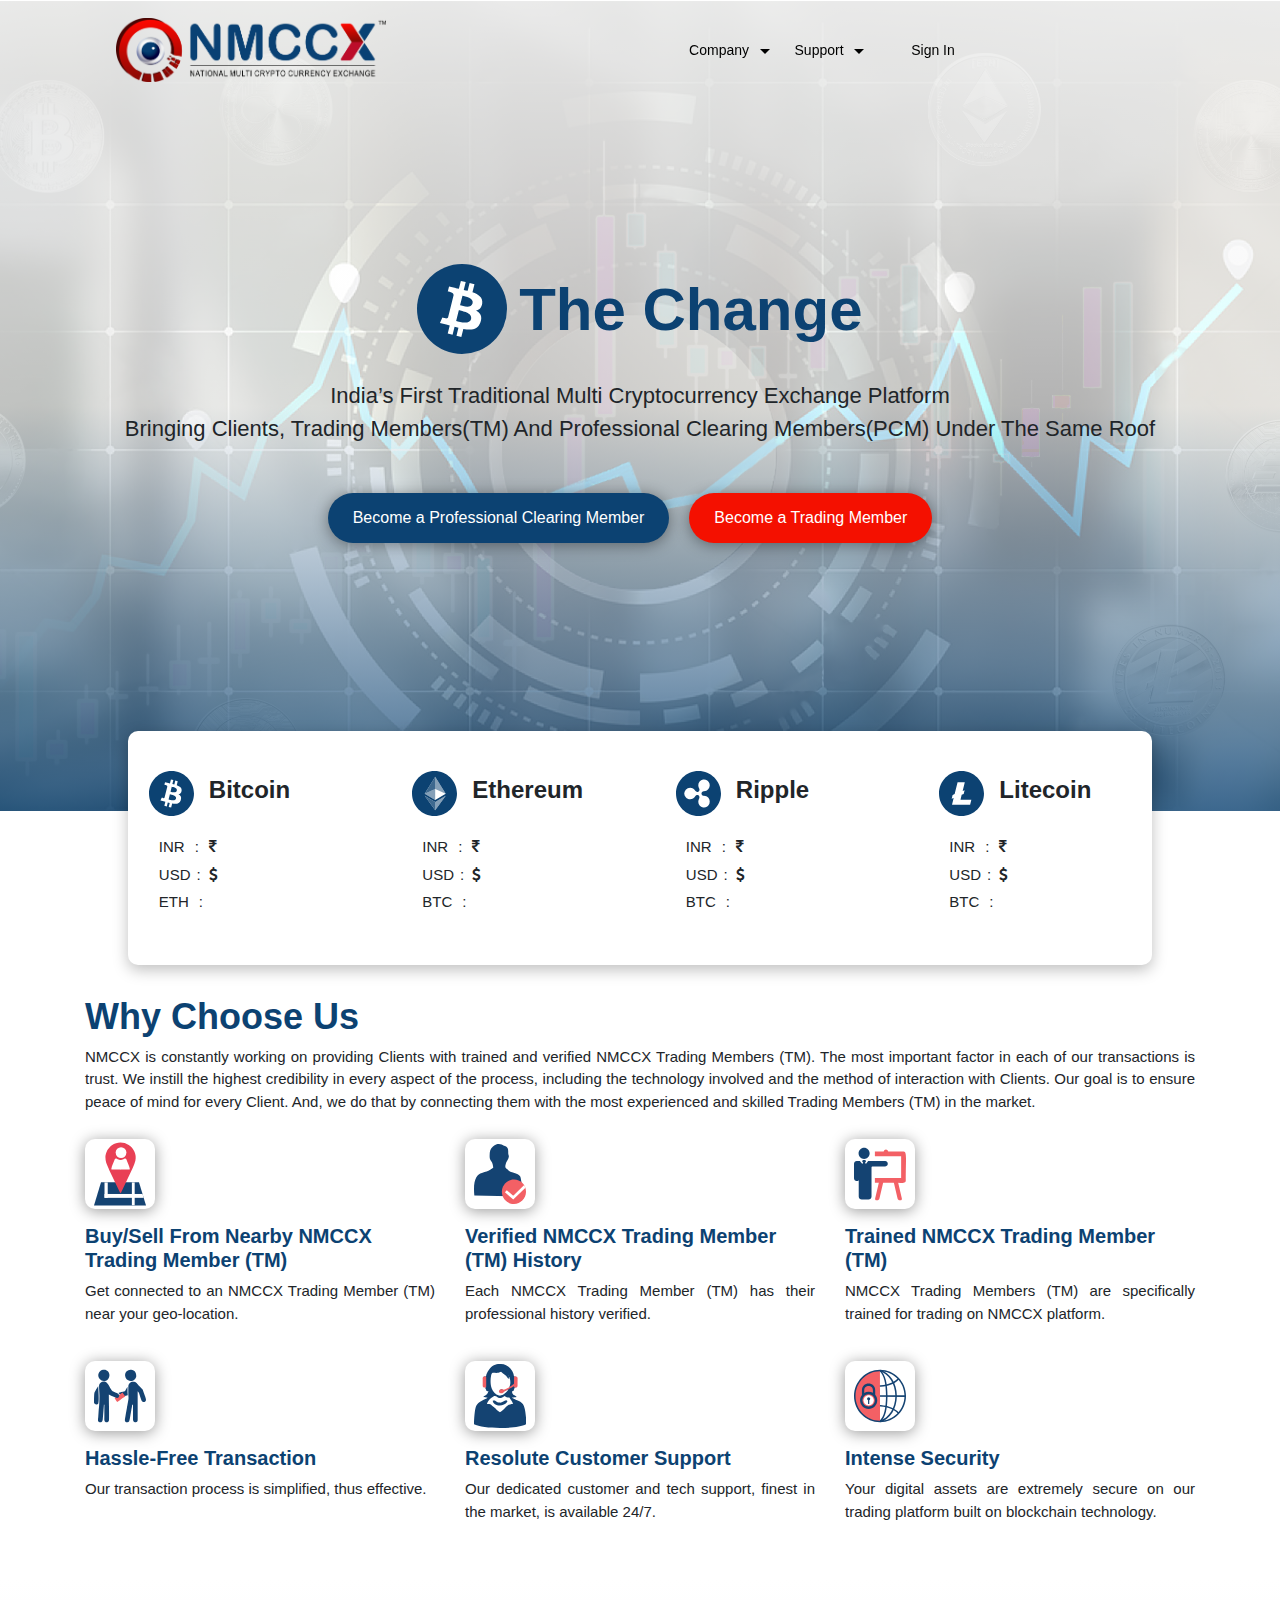
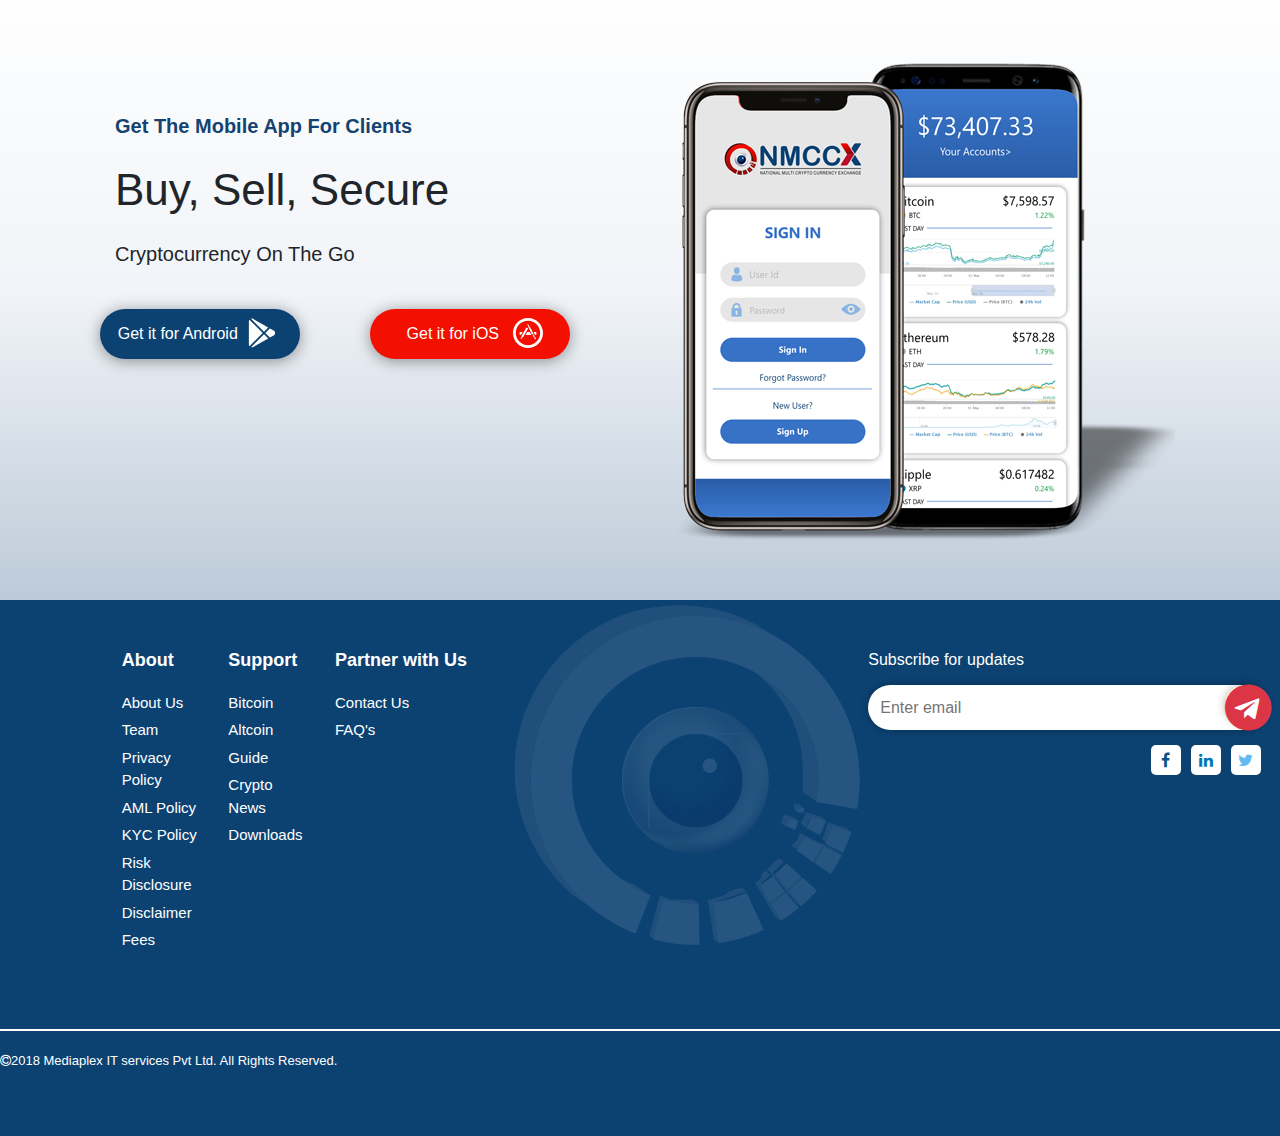
<file: prod/index.html>
<!doctype html>
<html lang="en">
<head>
  <meta charset="utf-8">
  <title>NMCCX</title>
  <base href="./">

  <meta name="viewport" content="width=device-width, initial-scale=1">
   <!-- <meta http-equiv="Content-Security-Policy" content="upgrade-insecure-requests">  -->
  <link rel="icon" type="image/x-icon" sizes="32x32" href="./assets/img/favi.png">
<link rel="stylesheet" href="styles.ec077b63380c0b6f8ca6.css"></head>
<!-- Global site tag (gtag.js) - Google Analytics -->
<script async src="https://www.googletagmanager.com/gtag/js?id=UA-120210870-1"></script>
<script>
  window.dataLayer = window.dataLayer || [];
  function gtag(){dataLayer.push(arguments);}
  gtag('js', new Date());

  gtag('config', 'UA-120210870-1');
</script>
<body   >
  <app-root></app-root>
<script type="text/javascript" src="runtime.a66f828dca56eeb90e02.js"></script><script type="text/javascript" src="polyfills.5fa5f752cecfa84f76c5.js"></script><script type="text/javascript" src="scripts.71f902a4eeb24fe89280.js"></script><script type="text/javascript" src="main.41591e990f9d3d7e060f.js"></script></body>
<script>
  // oncontextmenu="return false"
$(window).on("scroll", function () {
      if ($(window).scrollTop() > 50) {
          $(".mat-toolbar").addClass("active1");
          $(".logo").attr("src", "./assets/img/NMCCX1.png");
      } else {
          //remove the background property so it comes transparent again (defined in your css)
          $(".mat-toolbar").removeClass("active1");
          $(".logo").attr("src", "./assets/img/NMCCX1.png");
      }
  });

 $('.navbar-nav>li>button').on('click', function(){
    $('.navbar-collapse').collapse('hide');
});
// $('.navbar-nav>li>button').on('click', function(){
//     $('.navbar-collapse').collapse('hide');
// });
</script>
</html>
</file>
<file: prod/styles.ec077b63380c0b6f8ca6.css>
@import url(https://fonts.googleapis.com/css?family=Roboto+Condensed|Material+Icons);.mat-elevation-z0{box-shadow:0 0 0 0 rgba(0,0,0,.2),0 0 0 0 rgba(0,0,0,.14),0 0 0 0 rgba(0,0,0,.12)}.mat-elevation-z1{box-shadow:0 2px 1px -1px rgba(0,0,0,.2),0 1px 1px 0 rgba(0,0,0,.14),0 1px 3px 0 rgba(0,0,0,.12)}.mat-elevation-z2{box-shadow:0 3px 1px -2px rgba(0,0,0,.2),0 2px 2px 0 rgba(0,0,0,.14),0 1px 5px 0 rgba(0,0,0,.12)}.mat-elevation-z3{box-shadow:0 3px 3px -2px rgba(0,0,0,.2),0 3px 4px 0 rgba(0,0,0,.14),0 1px 8px 0 rgba(0,0,0,.12)}.mat-elevation-z4{box-shadow:0 2px 4px -1px rgba(0,0,0,.2),0 4px 5px 0 rgba(0,0,0,.14),0 1px 10px 0 rgba(0,0,0,.12)}.mat-elevation-z5{box-shadow:0 3px 5px -1px rgba(0,0,0,.2),0 5px 8px 0 rgba(0,0,0,.14),0 1px 14px 0 rgba(0,0,0,.12)}.mat-elevation-z6{box-shadow:0 3px 5px -1px rgba(0,0,0,.2),0 6px 10px 0 rgba(0,0,0,.14),0 1px 18px 0 rgba(0,0,0,.12)}.mat-elevation-z7{box-shadow:0 4px 5px -2px rgba(0,0,0,.2),0 7px 10px 1px rgba(0,0,0,.14),0 2px 16px 1px rgba(0,0,0,.12)}.mat-elevation-z8{box-shadow:0 5px 5px -3px rgba(0,0,0,.2),0 8px 10px 1px rgba(0,0,0,.14),0 3px 14px 2px rgba(0,0,0,.12)}.mat-elevation-z9{box-shadow:0 5px 6px -3px rgba(0,0,0,.2),0 9px 12px 1px rgba(0,0,0,.14),0 3px 16px 2px rgba(0,0,0,.12)}.mat-elevation-z10{box-shadow:0 6px 6px -3px rgba(0,0,0,.2),0 10px 14px 1px rgba(0,0,0,.14),0 4px 18px 3px rgba(0,0,0,.12)}.mat-elevation-z11{box-shadow:0 6px 7px -4px rgba(0,0,0,.2),0 11px 15px 1px rgba(0,0,0,.14),0 4px 20px 3px rgba(0,0,0,.12)}.mat-elevation-z12{box-shadow:0 7px 8px -4px rgba(0,0,0,.2),0 12px 17px 2px rgba(0,0,0,.14),0 5px 22px 4px rgba(0,0,0,.12)}.mat-elevation-z13{box-shadow:0 7px 8px -4px rgba(0,0,0,.2),0 13px 19px 2px rgba(0,0,0,.14),0 5px 24px 4px rgba(0,0,0,.12)}.mat-elevation-z14{box-shadow:0 7px 9px -4px rgba(0,0,0,.2),0 14px 21px 2px rgba(0,0,0,.14),0 5px 26px 4px rgba(0,0,0,.12)}.mat-elevation-z15{box-shadow:0 8px 9px -5px rgba(0,0,0,.2),0 15px 22px 2px rgba(0,0,0,.14),0 6px 28px 5px rgba(0,0,0,.12)}.mat-elevation-z16{box-shadow:0 8px 10px -5px rgba(0,0,0,.2),0 16px 24px 2px rgba(0,0,0,.14),0 6px 30px 5px rgba(0,0,0,.12)}.mat-elevation-z17{box-shadow:0 8px 11px -5px rgba(0,0,0,.2),0 17px 26px 2px rgba(0,0,0,.14),0 6px 32px 5px rgba(0,0,0,.12)}.mat-elevation-z18{box-shadow:0 9px 11px -5px rgba(0,0,0,.2),0 18px 28px 2px rgba(0,0,0,.14),0 7px 34px 6px rgba(0,0,0,.12)}.mat-elevation-z19{box-shadow:0 9px 12px -6px rgba(0,0,0,.2),0 19px 29px 2px rgba(0,0,0,.14),0 7px 36px 6px rgba(0,0,0,.12)}.mat-elevation-z20{box-shadow:0 10px 13px -6px rgba(0,0,0,.2),0 20px 31px 3px rgba(0,0,0,.14),0 8px 38px 7px rgba(0,0,0,.12)}.mat-elevation-z21{box-shadow:0 10px 13px -6px rgba(0,0,0,.2),0 21px 33px 3px rgba(0,0,0,.14),0 8px 40px 7px rgba(0,0,0,.12)}.mat-elevation-z22{box-shadow:0 10px 14px -6px rgba(0,0,0,.2),0 22px 35px 3px rgba(0,0,0,.14),0 8px 42px 7px rgba(0,0,0,.12)}.mat-elevation-z23{box-shadow:0 11px 14px -7px rgba(0,0,0,.2),0 23px 36px 3px rgba(0,0,0,.14),0 9px 44px 8px rgba(0,0,0,.12)}.mat-elevation-z24{box-shadow:0 11px 15px -7px rgba(0,0,0,.2),0 24px 38px 3px rgba(0,0,0,.14),0 9px 46px 8px rgba(0,0,0,.12)}.mat-badge-content{font-weight:600;font-size:12px;font-family:Roboto,"Helvetica Neue",sans-serif}.mat-badge-small .mat-badge-content{font-size:6px}.mat-badge-large .mat-badge-content{font-size:24px}.mat-h1,.mat-headline,.mat-typography h1{font:400 24px/32px Roboto,"Helvetica Neue",sans-serif;margin:0 0 16px}.mat-h2,.mat-title,.mat-typography h2{font:500 20px/32px Roboto,"Helvetica Neue",sans-serif;margin:0 0 16px}.mat-h3,.mat-subheading-2,.mat-typography h3{font:400 16px/28px Roboto,"Helvetica Neue",sans-serif;margin:0 0 16px}.mat-h4,.mat-subheading-1,.mat-typography h4{font:400 15px/24px Roboto,"Helvetica Neue",sans-serif;margin:0 0 16px}.mat-h5,.mat-typography h5{font:400 11.62px/20px Roboto,"Helvetica Neue",sans-serif;margin:0 0 12px}.mat-h6,.mat-typography h6{font:400 9.38px/20px Roboto,"Helvetica Neue",sans-serif;margin:0 0 12px}.mat-body-2,.mat-body-strong{font:500 14px/24px Roboto,"Helvetica Neue",sans-serif}.mat-body,.mat-body-1,.mat-typography{font:400 14px/20px Roboto,"Helvetica Neue",sans-serif}.mat-body p,.mat-body-1 p,.mat-typography p{margin:0 0 12px}.mat-caption,.mat-small{font:400 12px/20px Roboto,"Helvetica Neue",sans-serif}.mat-display-4,.mat-typography .mat-display-4{font:300 112px/112px Roboto,"Helvetica Neue",sans-serif;margin:0 0 56px;letter-spacing:-.05em}.mat-display-3,.mat-typography .mat-display-3{font:400 56px/56px Roboto,"Helvetica Neue",sans-serif;margin:0 0 64px;letter-spacing:-.02em}.mat-display-2,.mat-typography .mat-display-2{font:400 45px/48px Roboto,"Helvetica Neue",sans-serif;margin:0 0 64px;letter-spacing:-.005em}.mat-display-1,.mat-typography .mat-display-1{font:400 34px/40px Roboto,"Helvetica Neue",sans-serif;margin:0 0 64px}.mat-bottom-sheet-container{font-family:Roboto,"Helvetica Neue",sans-serif;font-size:16px;font-weight:400}.mat-button,.mat-fab,.mat-flat-button,.mat-icon-button,.mat-mini-fab,.mat-raised-button,.mat-stroked-button{font-family:Roboto,"Helvetica Neue",sans-serif;font-size:14px;font-weight:500}.mat-button-toggle,.mat-card{font-family:Roboto,"Helvetica Neue",sans-serif}.mat-card-title{font-size:24px;font-weight:400}.mat-card-content,.mat-card-header .mat-card-title,.mat-card-subtitle{font-size:14px}.mat-checkbox{font-family:Roboto,"Helvetica Neue",sans-serif}.mat-checkbox-layout .mat-checkbox-label{line-height:24px}.mat-chip{font-size:13px;line-height:18px}.mat-chip .mat-chip-remove.mat-icon,.mat-chip .mat-chip-trailing-icon.mat-icon{font-size:18px}.mat-table{font-family:Roboto,"Helvetica Neue",sans-serif}.mat-header-cell{font-size:12px;font-weight:500}.mat-cell,.mat-footer-cell{font-size:14px}.mat-calendar{font-family:Roboto,"Helvetica Neue",sans-serif}.mat-calendar-body{font-size:13px}.mat-calendar-body-label,.mat-calendar-period-button{font-size:14px;font-weight:500}.mat-calendar-table-header th{font-size:11px;font-weight:400}.mat-dialog-title{font:500 20px/32px Roboto,"Helvetica Neue",sans-serif}.mat-expansion-panel-header{font-family:Roboto,"Helvetica Neue",sans-serif;font-size:15px;font-weight:400}.mat-expansion-panel-content{font:400 14px/20px Roboto,"Helvetica Neue",sans-serif}.mat-form-field{font-weight:400;line-height:1.125;font-family:Roboto,"Helvetica Neue",sans-serif}.mat-form-field-wrapper{padding-bottom:1.34375em}.mat-form-field-prefix .mat-icon,.mat-form-field-suffix .mat-icon{font-size:150%;line-height:1.125}.mat-form-field-prefix .mat-icon-button,.mat-form-field-suffix .mat-icon-button{height:1.5em;width:1.5em}.mat-form-field-prefix .mat-icon-button .mat-icon,.mat-form-field-suffix .mat-icon-button .mat-icon{height:1.125em;line-height:1.125}.mat-form-field-infix{padding:.5em 0;border-top:.84375em solid transparent}.mat-form-field-can-float .mat-input-server:focus+.mat-form-field-label-wrapper .mat-form-field-label,.mat-form-field-can-float.mat-form-field-should-float .mat-form-field-label{-webkit-transform:translateY(-1.34375em) scale(.75);transform:translateY(-1.34375em) scale(.75);width:133.33333%}.mat-form-field-can-float .mat-input-server[label]:not(:label-shown)+.mat-form-field-label-wrapper .mat-form-field-label{-webkit-transform:translateY(-1.34374em) scale(.75);transform:translateY(-1.34374em) scale(.75);width:133.33334%}.mat-form-field-label-wrapper{top:-.84375em;padding-top:.84375em}.mat-form-field-label{top:1.34375em}.mat-form-field-underline{bottom:1.34375em}.mat-form-field-subscript-wrapper{font-size:75%;margin-top:.66667em;top:calc(100% - 1.79167em)}.mat-form-field-appearance-legacy .mat-form-field-wrapper{padding-bottom:1.25em}.mat-form-field-appearance-legacy .mat-form-field-infix{padding:.4375em 0}.mat-form-field-appearance-legacy.mat-form-field-can-float .mat-input-server:focus+.mat-form-field-label-wrapper .mat-form-field-label,.mat-form-field-appearance-legacy.mat-form-field-can-float.mat-form-field-should-float .mat-form-field-label{-webkit-transform:translateY(-1.28125em) scale(.75) perspective(100px) translateZ(.001px);transform:translateY(-1.28125em) scale(.75) perspective(100px) translateZ(.001px);-ms-transform:translateY(-1.28125em) scale(.75);width:133.33333%}.mat-form-field-appearance-legacy.mat-form-field-can-float .mat-form-field-autofill-control:-webkit-autofill+.mat-form-field-label-wrapper .mat-form-field-label{-webkit-transform:translateY(-1.28125em) scale(.75) perspective(100px) translateZ(.00101px);transform:translateY(-1.28125em) scale(.75) perspective(100px) translateZ(.00101px);-ms-transform:translateY(-1.28124em) scale(.75);width:133.33334%}.mat-form-field-appearance-legacy.mat-form-field-can-float .mat-input-server[label]:not(:label-shown)+.mat-form-field-label-wrapper .mat-form-field-label{-webkit-transform:translateY(-1.28125em) scale(.75) perspective(100px) translateZ(.00102px);transform:translateY(-1.28125em) scale(.75) perspective(100px) translateZ(.00102px);-ms-transform:translateY(-1.28123em) scale(.75);width:133.33335%}.mat-form-field-appearance-legacy .mat-form-field-label{top:1.28125em}.mat-form-field-appearance-legacy .mat-form-field-subscript-wrapper{margin-top:.54167em;top:calc(100% - 1.66667em)}.mat-form-field-appearance-fill .mat-form-field-infix{padding:.25em 0 .75em}.mat-form-field-appearance-fill .mat-form-field-label{top:1.09375em;margin-top:-.5em}.mat-form-field-appearance-fill.mat-form-field-can-float .mat-input-server:focus+.mat-form-field-label-wrapper .mat-form-field-label,.mat-form-field-appearance-fill.mat-form-field-can-float.mat-form-field-should-float .mat-form-field-label{-webkit-transform:translateY(-.59375em) scale(.75);transform:translateY(-.59375em) scale(.75);width:133.33333%}.mat-form-field-appearance-fill.mat-form-field-can-float .mat-input-server[label]:not(:label-shown)+.mat-form-field-label-wrapper .mat-form-field-label{-webkit-transform:translateY(-.59374em) scale(.75);transform:translateY(-.59374em) scale(.75);width:133.33334%}.mat-form-field-appearance-outline .mat-form-field-infix{padding:1em 0}.mat-form-field-appearance-outline .mat-form-field-label{top:1.84375em;margin-top:-.25em}.mat-form-field-appearance-outline.mat-form-field-can-float .mat-input-server:focus+.mat-form-field-label-wrapper .mat-form-field-label,.mat-form-field-appearance-outline.mat-form-field-can-float.mat-form-field-should-float .mat-form-field-label{-webkit-transform:translateY(-1.59375em) scale(.75);transform:translateY(-1.59375em) scale(.75);width:133.33333%}.mat-form-field-appearance-outline.mat-form-field-can-float .mat-input-server[label]:not(:label-shown)+.mat-form-field-label-wrapper .mat-form-field-label{-webkit-transform:translateY(-1.59374em) scale(.75);transform:translateY(-1.59374em) scale(.75);width:133.33334%}.mat-grid-tile-footer,.mat-grid-tile-header{font-size:14px}.mat-grid-tile-footer .mat-line,.mat-grid-tile-header .mat-line{white-space:nowrap;overflow:hidden;text-overflow:ellipsis;display:block;box-sizing:border-box}.mat-grid-tile-footer .mat-line:nth-child(n+2),.mat-grid-tile-header .mat-line:nth-child(n+2){font-size:12px}input.mat-input-element{margin-top:-.0625em}.mat-menu-item{font-family:Roboto,"Helvetica Neue",sans-serif;font-size:16px;font-weight:400}.mat-paginator,.mat-paginator-page-size .mat-select-trigger{font-family:Roboto,"Helvetica Neue",sans-serif;font-size:12px}.mat-radio-button,.mat-select{font-family:Roboto,"Helvetica Neue",sans-serif}.mat-select-trigger{height:1.125em}.mat-slide-toggle-content{font:400 14px/20px Roboto,"Helvetica Neue",sans-serif}.mat-slider-thumb-label-text{font-family:Roboto,"Helvetica Neue",sans-serif;font-size:12px;font-weight:500}.mat-stepper-horizontal,.mat-stepper-vertical{font-family:Roboto,"Helvetica Neue",sans-serif}.mat-step-label{font-size:14px;font-weight:400}.mat-step-label-selected{font-size:14px;font-weight:500}.mat-tab-group{font-family:Roboto,"Helvetica Neue",sans-serif}.mat-tab-label,.mat-tab-link{font-family:Roboto,"Helvetica Neue",sans-serif;font-size:14px;font-weight:500}.mat-toolbar,.mat-toolbar h1,.mat-toolbar h2,.mat-toolbar h3,.mat-toolbar h4,.mat-toolbar h5,.mat-toolbar h6{font:500 20px/32px Roboto,"Helvetica Neue",sans-serif;margin:0}.mat-tooltip{font-family:Roboto,"Helvetica Neue",sans-serif;font-size:10px;padding-top:6px;padding-bottom:6px}.mat-tooltip-handset{font-size:14px;padding-top:9px;padding-bottom:9px}.mat-list-item,.mat-list-option{font-family:Roboto,"Helvetica Neue",sans-serif}.mat-list .mat-list-item,.mat-nav-list .mat-list-item,.mat-selection-list .mat-list-item{font-size:16px}.mat-list .mat-list-item .mat-line,.mat-nav-list .mat-list-item .mat-line,.mat-selection-list .mat-list-item .mat-line{white-space:nowrap;overflow:hidden;text-overflow:ellipsis;display:block;box-sizing:border-box}.mat-list .mat-list-item .mat-line:nth-child(n+2),.mat-nav-list .mat-list-item .mat-line:nth-child(n+2),.mat-selection-list .mat-list-item .mat-line:nth-child(n+2){font-size:14px}.mat-list .mat-list-option,.mat-nav-list .mat-list-option,.mat-selection-list .mat-list-option{font-size:16px}.mat-list .mat-list-option .mat-line,.mat-nav-list .mat-list-option .mat-line,.mat-selection-list .mat-list-option .mat-line{white-space:nowrap;overflow:hidden;text-overflow:ellipsis;display:block;box-sizing:border-box}.mat-list .mat-list-option .mat-line:nth-child(n+2),.mat-nav-list .mat-list-option .mat-line:nth-child(n+2),.mat-selection-list .mat-list-option .mat-line:nth-child(n+2){font-size:14px}.mat-list[dense] .mat-list-item,.mat-nav-list[dense] .mat-list-item,.mat-selection-list[dense] .mat-list-item{font-size:12px}.mat-list[dense] .mat-list-item .mat-line,.mat-nav-list[dense] .mat-list-item .mat-line,.mat-selection-list[dense] .mat-list-item .mat-line{white-space:nowrap;overflow:hidden;text-overflow:ellipsis;display:block;box-sizing:border-box}.mat-list[dense] .mat-list-item .mat-line:nth-child(n+2),.mat-list[dense] .mat-list-option,.mat-nav-list[dense] .mat-list-item .mat-line:nth-child(n+2),.mat-nav-list[dense] .mat-list-option,.mat-selection-list[dense] .mat-list-item .mat-line:nth-child(n+2),.mat-selection-list[dense] .mat-list-option{font-size:12px}.mat-list[dense] .mat-list-option .mat-line,.mat-nav-list[dense] .mat-list-option .mat-line,.mat-selection-list[dense] .mat-list-option .mat-line{white-space:nowrap;overflow:hidden;text-overflow:ellipsis;display:block;box-sizing:border-box}.mat-list[dense] .mat-list-option .mat-line:nth-child(n+2),.mat-nav-list[dense] .mat-list-option .mat-line:nth-child(n+2),.mat-selection-list[dense] .mat-list-option .mat-line:nth-child(n+2){font-size:12px}.mat-list[dense] .mat-subheader,.mat-nav-list[dense] .mat-subheader,.mat-selection-list[dense] .mat-subheader{font-family:Roboto,"Helvetica Neue",sans-serif;font-size:12px;font-weight:500}.mat-option{font-family:Roboto,"Helvetica Neue",sans-serif;font-size:16px;color:rgba(0,0,0,.87)}.mat-optgroup-label{font:500 14px/24px Roboto,"Helvetica Neue",sans-serif;color:rgba(0,0,0,.54)}.mat-simple-snackbar{font-family:Roboto,"Helvetica Neue",sans-serif;font-size:14px}.mat-simple-snackbar-action{line-height:1;font-family:inherit;font-size:inherit;font-weight:500}.mat-ripple{overflow:hidden}.mat-ripple.mat-ripple-unbounded{overflow:visible}.mat-ripple-element{position:absolute;border-radius:50%;pointer-events:none;transition:opacity,transform cubic-bezier(0,0,.2,1),-webkit-transform cubic-bezier(0,0,.2,1);-webkit-transform:scale(0);transform:scale(0)}@media screen and (-ms-high-contrast:active){.mat-ripple-element{display:none}}.cdk-visually-hidden{border:0;clip:rect(0 0 0 0);height:1px;margin:-1px;overflow:hidden;padding:0;position:absolute;width:1px;outline:0;-webkit-appearance:none;-moz-appearance:none}.cdk-global-overlay-wrapper,.cdk-overlay-container{pointer-events:none;top:0;left:0;height:100%;width:100%}.cdk-overlay-container{position:fixed;z-index:1000}.cdk-overlay-container:empty{display:none}.cdk-global-overlay-wrapper{display:flex;position:absolute;z-index:1000}.cdk-overlay-pane{position:absolute;pointer-events:auto;box-sizing:border-box;z-index:1000;display:flex;max-width:100%;max-height:100%}.cdk-overlay-backdrop{position:absolute;top:0;bottom:0;left:0;right:0;z-index:1000;pointer-events:auto;-webkit-tap-highlight-color:transparent;transition:opacity .4s cubic-bezier(.25,.8,.25,1);opacity:0}.cdk-overlay-backdrop.cdk-overlay-backdrop-showing{opacity:1}@media screen and (-ms-high-contrast:active){.cdk-overlay-backdrop.cdk-overlay-backdrop-showing{opacity:.6}.mat-badge-small .mat-badge-content{outline:solid 1px;border-radius:0}}.cdk-overlay-dark-backdrop{background:rgba(0,0,0,.288)}.cdk-overlay-transparent-backdrop,.cdk-overlay-transparent-backdrop.cdk-overlay-backdrop-showing{opacity:0}.cdk-overlay-connected-position-bounding-box{position:absolute;z-index:1000;display:flex;flex-direction:column;min-width:1px;min-height:1px}.cdk-global-scrollblock{position:fixed;width:100%;overflow-y:scroll}@-webkit-keyframes cdk-text-field-autofill-start{/*!*/}@keyframes cdk-text-field-autofill-start{/*!*/}@-webkit-keyframes cdk-text-field-autofill-end{/*!*/}@keyframes cdk-text-field-autofill-end{/*!*/}.cdk-text-field-autofill-monitored:-webkit-autofill{-webkit-animation-name:cdk-text-field-autofill-start;animation-name:cdk-text-field-autofill-start}.cdk-text-field-autofill-monitored:not(:-webkit-autofill){-webkit-animation-name:cdk-text-field-autofill-end;animation-name:cdk-text-field-autofill-end}textarea.cdk-textarea-autosize{resize:none}textarea.cdk-textarea-autosize-measuring{height:auto!important;overflow:hidden!important;padding:2px 0!important;box-sizing:content-box!important}.mat-ripple-element{background-color:rgba(0,0,0,.1)}.mat-option.mat-selected:not(.mat-option-multiple):not(.mat-option-disabled),.mat-option:focus:not(.mat-option-disabled),.mat-option:hover:not(.mat-option-disabled){background:rgba(0,0,0,.04)}.mat-option.mat-active{background:rgba(0,0,0,.04);color:rgba(0,0,0,.87)}.mat-option.mat-option-disabled{color:rgba(0,0,0,.38)}.mat-primary .mat-option.mat-selected:not(.mat-option-disabled){color:#3f51b5}.mat-accent .mat-option.mat-selected:not(.mat-option-disabled){color:#ff4081}.mat-warn .mat-option.mat-selected:not(.mat-option-disabled){color:#f44336}.mat-optgroup-disabled .mat-optgroup-label{color:rgba(0,0,0,.38)}.mat-pseudo-checkbox{color:rgba(0,0,0,.54)}.mat-pseudo-checkbox::after{color:#fafafa}.mat-accent .mat-pseudo-checkbox-checked,.mat-accent .mat-pseudo-checkbox-indeterminate,.mat-pseudo-checkbox-checked,.mat-pseudo-checkbox-indeterminate{background:#ff4081}.mat-primary .mat-pseudo-checkbox-checked,.mat-primary .mat-pseudo-checkbox-indeterminate{background:#3f51b5}.mat-warn .mat-pseudo-checkbox-checked,.mat-warn .mat-pseudo-checkbox-indeterminate{background:#f44336}.mat-pseudo-checkbox-checked.mat-pseudo-checkbox-disabled,.mat-pseudo-checkbox-indeterminate.mat-pseudo-checkbox-disabled{background:#b0b0b0}.mat-app-background{background-color:#fafafa;color:rgba(0,0,0,.87)}.mat-theme-loaded-marker{display:none}.mat-autocomplete-panel{background:#fff;color:rgba(0,0,0,.87)}.mat-autocomplete-panel .mat-option.mat-selected:not(.mat-active):not(:hover){background:#fff}.mat-autocomplete-panel .mat-option.mat-selected:not(.mat-active):not(:hover):not(.mat-option-disabled){color:rgba(0,0,0,.87)}.mat-badge-accent .mat-badge-content{background:#ff4081;color:#fff}.mat-badge-warn .mat-badge-content{color:#fff;background:#f44336}.mat-badge{position:relative}.mat-badge-hidden .mat-badge-content{display:none}.mat-badge-content{color:#fff;background:#3f51b5;position:absolute;text-align:center;display:inline-block;border-radius:50%;transition:transform .2s ease-in-out,-webkit-transform .2s ease-in-out;-webkit-transform:scale(.6);transform:scale(.6);overflow:hidden;white-space:nowrap;text-overflow:ellipsis;pointer-events:none}.mat-badge-content.mat-badge-active{-webkit-transform:none;transform:none}.mat-badge-small .mat-badge-content{width:16px;height:16px;line-height:16px}.mat-badge-small.mat-badge-above .mat-badge-content{top:-8px}.mat-badge-small.mat-badge-below .mat-badge-content{bottom:-8px}.mat-badge-small.mat-badge-before .mat-badge-content{left:-16px}[dir=rtl] .mat-badge-small.mat-badge-before .mat-badge-content{left:auto;right:-16px}.mat-badge-small.mat-badge-after .mat-badge-content{right:-16px}[dir=rtl] .mat-badge-small.mat-badge-after .mat-badge-content{right:auto;left:-16px}.mat-badge-small.mat-badge-overlap.mat-badge-before .mat-badge-content{left:-8px}[dir=rtl] .mat-badge-small.mat-badge-overlap.mat-badge-before .mat-badge-content{left:auto;right:-8px}.mat-badge-small.mat-badge-overlap.mat-badge-after .mat-badge-content{right:-8px}[dir=rtl] .mat-badge-small.mat-badge-overlap.mat-badge-after .mat-badge-content{right:auto;left:-8px}.mat-badge-medium .mat-badge-content{width:22px;height:22px;line-height:22px}.mat-badge-medium.mat-badge-above .mat-badge-content{top:-11px}.mat-badge-medium.mat-badge-below .mat-badge-content{bottom:-11px}.mat-badge-medium.mat-badge-before .mat-badge-content{left:-22px}[dir=rtl] .mat-badge-medium.mat-badge-before .mat-badge-content{left:auto;right:-22px}.mat-badge-medium.mat-badge-after .mat-badge-content{right:-22px}[dir=rtl] .mat-badge-medium.mat-badge-after .mat-badge-content{right:auto;left:-22px}.mat-badge-medium.mat-badge-overlap.mat-badge-before .mat-badge-content{left:-11px}[dir=rtl] .mat-badge-medium.mat-badge-overlap.mat-badge-before .mat-badge-content{left:auto;right:-11px}.mat-badge-medium.mat-badge-overlap.mat-badge-after .mat-badge-content{right:-11px}[dir=rtl] .mat-badge-medium.mat-badge-overlap.mat-badge-after .mat-badge-content{right:auto;left:-11px}.mat-badge-large .mat-badge-content{width:28px;height:28px;line-height:28px}.mat-badge-large.mat-badge-above .mat-badge-content{top:-14px}.mat-badge-large.mat-badge-below .mat-badge-content{bottom:-14px}.mat-badge-large.mat-badge-before .mat-badge-content{left:-28px}[dir=rtl] .mat-badge-large.mat-badge-before .mat-badge-content{left:auto;right:-28px}.mat-badge-large.mat-badge-after .mat-badge-content{right:-28px}[dir=rtl] .mat-badge-large.mat-badge-after .mat-badge-content{right:auto;left:-28px}.mat-badge-large.mat-badge-overlap.mat-badge-before .mat-badge-content{left:-14px}[dir=rtl] .mat-badge-large.mat-badge-overlap.mat-badge-before .mat-badge-content{left:auto;right:-14px}.mat-badge-large.mat-badge-overlap.mat-badge-after .mat-badge-content{right:-14px}[dir=rtl] .mat-badge-large.mat-badge-overlap.mat-badge-after .mat-badge-content{right:auto;left:-14px}.mat-bottom-sheet-container{background:#fff;color:rgba(0,0,0,.87)}.mat-button,.mat-icon-button,.mat-stroked-button{color:inherit;background:0 0}.mat-button.mat-primary,.mat-icon-button.mat-primary,.mat-stroked-button.mat-primary{color:#3f51b5}.mat-button.mat-accent,.mat-icon-button.mat-accent,.mat-stroked-button.mat-accent{color:#ff4081}.mat-button.mat-warn,.mat-icon-button.mat-warn,.mat-stroked-button.mat-warn{color:#f44336}.mat-button.mat-accent[disabled],.mat-button.mat-primary[disabled],.mat-button.mat-warn[disabled],.mat-button[disabled][disabled],.mat-icon-button.mat-accent[disabled],.mat-icon-button.mat-primary[disabled],.mat-icon-button.mat-warn[disabled],.mat-icon-button[disabled][disabled],.mat-stroked-button.mat-accent[disabled],.mat-stroked-button.mat-primary[disabled],.mat-stroked-button.mat-warn[disabled],.mat-stroked-button[disabled][disabled]{color:rgba(0,0,0,.26)}.mat-button.mat-primary .mat-button-focus-overlay,.mat-icon-button.mat-primary .mat-button-focus-overlay,.mat-stroked-button.mat-primary .mat-button-focus-overlay{background-color:rgba(63,81,181,.12)}.mat-button.mat-accent .mat-button-focus-overlay,.mat-icon-button.mat-accent .mat-button-focus-overlay,.mat-stroked-button.mat-accent .mat-button-focus-overlay{background-color:rgba(255,64,129,.12)}.mat-button.mat-warn .mat-button-focus-overlay,.mat-icon-button.mat-warn .mat-button-focus-overlay,.mat-stroked-button.mat-warn .mat-button-focus-overlay{background-color:rgba(244,67,54,.12)}.mat-button[disabled] .mat-button-focus-overlay,.mat-icon-button[disabled] .mat-button-focus-overlay,.mat-stroked-button[disabled] .mat-button-focus-overlay{background-color:transparent}.mat-button.mat-primary .mat-ripple-element,.mat-icon-button.mat-primary .mat-ripple-element,.mat-stroked-button.mat-primary .mat-ripple-element{background-color:rgba(63,81,181,.1)}.mat-button.mat-accent .mat-ripple-element,.mat-icon-button.mat-accent .mat-ripple-element,.mat-stroked-button.mat-accent .mat-ripple-element{background-color:rgba(255,64,129,.1)}.mat-button.mat-warn .mat-ripple-element,.mat-icon-button.mat-warn .mat-ripple-element,.mat-stroked-button.mat-warn .mat-ripple-element{background-color:rgba(244,67,54,.1)}.mat-fab,.mat-flat-button,.mat-mini-fab,.mat-raised-button{color:rgba(0,0,0,.87);background-color:#fff}.mat-fab.mat-accent,.mat-fab.mat-primary,.mat-fab.mat-warn,.mat-flat-button.mat-accent,.mat-flat-button.mat-primary,.mat-flat-button.mat-warn,.mat-mini-fab.mat-accent,.mat-mini-fab.mat-primary,.mat-mini-fab.mat-warn,.mat-raised-button.mat-accent,.mat-raised-button.mat-primary,.mat-raised-button.mat-warn{color:#fff}.mat-fab.mat-accent[disabled],.mat-fab.mat-primary[disabled],.mat-fab.mat-warn[disabled],.mat-fab[disabled][disabled],.mat-flat-button.mat-accent[disabled],.mat-flat-button.mat-primary[disabled],.mat-flat-button.mat-warn[disabled],.mat-flat-button[disabled][disabled],.mat-mini-fab.mat-accent[disabled],.mat-mini-fab.mat-primary[disabled],.mat-mini-fab.mat-warn[disabled],.mat-mini-fab[disabled][disabled],.mat-raised-button.mat-accent[disabled],.mat-raised-button.mat-primary[disabled],.mat-raised-button.mat-warn[disabled],.mat-raised-button[disabled][disabled]{color:rgba(0,0,0,.26);background-color:rgba(0,0,0,.12)}.mat-fab.mat-primary,.mat-flat-button.mat-primary,.mat-mini-fab.mat-primary,.mat-raised-button.mat-primary{background-color:#3f51b5}.mat-fab.mat-accent,.mat-flat-button.mat-accent,.mat-mini-fab.mat-accent,.mat-raised-button.mat-accent{background-color:#ff4081}.mat-fab.mat-warn,.mat-flat-button.mat-warn,.mat-mini-fab.mat-warn,.mat-raised-button.mat-warn{background-color:#f44336}.mat-fab.mat-accent .mat-ripple-element,.mat-fab.mat-primary .mat-ripple-element,.mat-fab.mat-warn .mat-ripple-element,.mat-flat-button.mat-accent .mat-ripple-element,.mat-flat-button.mat-primary .mat-ripple-element,.mat-flat-button.mat-warn .mat-ripple-element,.mat-mini-fab.mat-accent .mat-ripple-element,.mat-mini-fab.mat-primary .mat-ripple-element,.mat-mini-fab.mat-warn .mat-ripple-element,.mat-raised-button.mat-accent .mat-ripple-element,.mat-raised-button.mat-primary .mat-ripple-element,.mat-raised-button.mat-warn .mat-ripple-element{background-color:rgba(255,255,255,.1)}.mat-icon-button.mat-primary .mat-ripple-element{background-color:rgba(63,81,181,.2)}.mat-icon-button.mat-accent .mat-ripple-element{background-color:rgba(255,64,129,.2)}.mat-icon-button.mat-warn .mat-ripple-element{background-color:rgba(244,67,54,.2)}.mat-button-toggle{color:rgba(0,0,0,.38)}.mat-button-toggle .mat-button-toggle-focus-overlay{background-color:rgba(0,0,0,.12)}.mat-button-toggle-checked{background-color:#e0e0e0;color:rgba(0,0,0,.54)}.mat-button-toggle-disabled{background-color:#eee;color:rgba(0,0,0,.26)}.mat-button-toggle-disabled.mat-button-toggle-checked{background-color:#bdbdbd}.mat-card{background:#fff;color:rgba(0,0,0,.87)}.mat-card-subtitle{color:rgba(0,0,0,.54)}.mat-checkbox-frame{border-color:rgba(0,0,0,.54)}.mat-checkbox-checkmark{fill:#fafafa}.mat-checkbox-checkmark-path{stroke:#fafafa!important}@media screen and (-ms-high-contrast:black-on-white){.mat-checkbox-checkmark-path{stroke:#000!important}}.mat-checkbox-mixedmark{background-color:#fafafa}.mat-checkbox-checked.mat-primary .mat-checkbox-background,.mat-checkbox-indeterminate.mat-primary .mat-checkbox-background{background-color:#3f51b5}.mat-checkbox-checked.mat-accent .mat-checkbox-background,.mat-checkbox-indeterminate.mat-accent .mat-checkbox-background{background-color:#ff4081}.mat-checkbox-checked.mat-warn .mat-checkbox-background,.mat-checkbox-indeterminate.mat-warn .mat-checkbox-background{background-color:#f44336}.mat-checkbox-disabled.mat-checkbox-checked .mat-checkbox-background,.mat-checkbox-disabled.mat-checkbox-indeterminate .mat-checkbox-background{background-color:#b0b0b0}.mat-checkbox-disabled:not(.mat-checkbox-checked) .mat-checkbox-frame{border-color:#b0b0b0}.mat-checkbox-disabled .mat-checkbox-label{color:#b0b0b0}@media screen and (-ms-high-contrast:active){.mat-badge-large .mat-badge-content,.mat-badge-medium .mat-badge-content{outline:solid 1px;border-radius:0}.mat-checkbox-disabled{opacity:.5}.mat-checkbox-background{background:0 0}}.mat-checkbox:not(.mat-checkbox-disabled).mat-primary .mat-checkbox-ripple .mat-ripple-element{background-color:rgba(63,81,181,.26)}.mat-checkbox:not(.mat-checkbox-disabled).mat-accent .mat-checkbox-ripple .mat-ripple-element{background-color:rgba(255,64,129,.26)}.mat-checkbox:not(.mat-checkbox-disabled).mat-warn .mat-checkbox-ripple .mat-ripple-element{background-color:rgba(244,67,54,.26)}.mat-chip.mat-standard-chip{background-color:#e0e0e0;color:rgba(0,0,0,.87)}.mat-chip.mat-standard-chip .mat-chip-remove{color:rgba(0,0,0,.87);opacity:.4}.mat-chip.mat-standard-chip .mat-chip-remove:hover{opacity:.54}.mat-chip.mat-standard-chip.mat-chip-selected.mat-primary{background-color:#3f51b5;color:#fff}.mat-chip.mat-standard-chip.mat-chip-selected.mat-primary .mat-chip-remove{color:#fff;opacity:.4}.mat-chip.mat-standard-chip.mat-chip-selected.mat-primary .mat-chip-remove:hover{opacity:.54}.mat-chip.mat-standard-chip.mat-chip-selected.mat-warn{background-color:#f44336;color:#fff}.mat-chip.mat-standard-chip.mat-chip-selected.mat-warn .mat-chip-remove{color:#fff;opacity:.4}.mat-chip.mat-standard-chip.mat-chip-selected.mat-warn .mat-chip-remove:hover{opacity:.54}.mat-chip.mat-standard-chip.mat-chip-selected.mat-accent{background-color:#ff4081;color:#fff}.mat-chip.mat-standard-chip.mat-chip-selected.mat-accent .mat-chip-remove{color:#fff;opacity:.4}.mat-chip.mat-standard-chip.mat-chip-selected.mat-accent .mat-chip-remove:hover{opacity:.54}.mat-table{background:#fff}.mat-table tbody,.mat-table tfoot,.mat-table thead,.mat-table-sticky,[mat-footer-row],[mat-header-row],[mat-row],mat-footer-row,mat-header-row,mat-row{background:inherit}mat-footer-row,mat-header-row,mat-row,td.mat-cell,td.mat-footer-cell,th.mat-header-cell{border-bottom-color:rgba(0,0,0,.12)}.mat-header-cell{color:rgba(0,0,0,.54)}.mat-cell,.mat-footer-cell{color:rgba(0,0,0,.87)}.mat-calendar-arrow{border-top-color:rgba(0,0,0,.54)}.mat-datepicker-content .mat-calendar-next-button,.mat-datepicker-content .mat-calendar-previous-button,.mat-datepicker-toggle{color:rgba(0,0,0,.54)}.mat-calendar-table-header{color:rgba(0,0,0,.38)}.mat-calendar-table-header-divider::after{background:rgba(0,0,0,.12)}.mat-calendar-body-label{color:rgba(0,0,0,.54)}.mat-calendar-body-cell-content{color:rgba(0,0,0,.87);border-color:transparent}.mat-calendar-body-disabled>.mat-calendar-body-cell-content:not(.mat-calendar-body-selected){color:rgba(0,0,0,.38)}.cdk-keyboard-focused .mat-calendar-body-active>.mat-calendar-body-cell-content:not(.mat-calendar-body-selected),.cdk-program-focused .mat-calendar-body-active>.mat-calendar-body-cell-content:not(.mat-calendar-body-selected),.mat-calendar-body-cell:not(.mat-calendar-body-disabled):hover>.mat-calendar-body-cell-content:not(.mat-calendar-body-selected){background-color:rgba(0,0,0,.04)}.mat-calendar-body-today:not(.mat-calendar-body-selected){border-color:rgba(0,0,0,.38)}.mat-calendar-body-disabled>.mat-calendar-body-today:not(.mat-calendar-body-selected){border-color:rgba(0,0,0,.18)}.mat-calendar-body-selected{background-color:#3f51b5;color:#fff}.mat-calendar-body-disabled>.mat-calendar-body-selected{background-color:rgba(63,81,181,.4)}.mat-calendar-body-today.mat-calendar-body-selected{box-shadow:inset 0 0 0 1px #fff}.mat-datepicker-content{background-color:#fff;color:rgba(0,0,0,.87)}.mat-datepicker-content.mat-accent .mat-calendar-body-selected{background-color:#ff4081;color:#fff}.mat-datepicker-content.mat-accent .mat-calendar-body-disabled>.mat-calendar-body-selected{background-color:rgba(255,64,129,.4)}.mat-datepicker-content.mat-accent .mat-calendar-body-today.mat-calendar-body-selected{box-shadow:inset 0 0 0 1px #fff}.mat-datepicker-content.mat-warn .mat-calendar-body-selected{background-color:#f44336;color:#fff}.mat-datepicker-content.mat-warn .mat-calendar-body-disabled>.mat-calendar-body-selected{background-color:rgba(244,67,54,.4)}.mat-datepicker-content.mat-warn .mat-calendar-body-today.mat-calendar-body-selected{box-shadow:inset 0 0 0 1px #fff}.mat-datepicker-toggle-active{color:#3f51b5}.mat-datepicker-toggle-active.mat-accent{color:#ff4081}.mat-datepicker-toggle-active.mat-warn{color:#f44336}.mat-dialog-container{background:#fff;color:rgba(0,0,0,.87)}.mat-divider{border-top-color:rgba(0,0,0,.12)}.mat-divider-vertical{border-right-color:rgba(0,0,0,.12)}.mat-expansion-panel{background:#fff;color:rgba(0,0,0,.87)}.mat-action-row{border-top-color:rgba(0,0,0,.12)}.mat-expansion-panel:not(.mat-expanded) .mat-expansion-panel-header:not([aria-disabled=true]).cdk-keyboard-focused,.mat-expansion-panel:not(.mat-expanded) .mat-expansion-panel-header:not([aria-disabled=true]).cdk-program-focused,.mat-expansion-panel:not(.mat-expanded) .mat-expansion-panel-header:not([aria-disabled=true]):hover{background:rgba(0,0,0,.04)}@media (hover:none){.mat-expansion-panel:not(.mat-expanded):not([aria-disabled=true]) .mat-expansion-panel-header:hover{background:#fff}}.mat-expansion-panel-header-title{color:rgba(0,0,0,.87)}.mat-expansion-indicator::after,.mat-expansion-panel-header-description{color:rgba(0,0,0,.54)}.mat-expansion-panel-header[aria-disabled=true]{color:rgba(0,0,0,.26)}.mat-expansion-panel-header[aria-disabled=true] .mat-expansion-panel-header-description,.mat-expansion-panel-header[aria-disabled=true] .mat-expansion-panel-header-title{color:inherit}.mat-form-field-label,.mat-hint{color:rgba(0,0,0,.6)}.mat-form-field.mat-focused .mat-form-field-label{color:#3f51b5}.mat-form-field.mat-focused .mat-form-field-label.mat-accent{color:#ff4081}.mat-form-field.mat-focused .mat-form-field-label.mat-warn{color:#f44336}.mat-focused .mat-form-field-required-marker{color:#ff4081}.mat-form-field-ripple{background-color:rgba(0,0,0,.87)}.mat-form-field.mat-focused .mat-form-field-ripple{background-color:#3f51b5}.mat-form-field.mat-focused .mat-form-field-ripple.mat-accent{background-color:#ff4081}.mat-form-field.mat-focused .mat-form-field-ripple.mat-warn{background-color:#f44336}.mat-form-field.mat-form-field-invalid .mat-form-field-label,.mat-form-field.mat-form-field-invalid .mat-form-field-label .mat-form-field-required-marker,.mat-form-field.mat-form-field-invalid .mat-form-field-label.mat-accent{color:#f44336}.mat-form-field.mat-form-field-invalid .mat-form-field-ripple,.mat-form-field.mat-form-field-invalid .mat-form-field-ripple.mat-accent{background-color:#f44336}.mat-error{color:#f44336}.mat-form-field-appearance-legacy .mat-form-field-label,.mat-form-field-appearance-legacy .mat-hint{color:rgba(0,0,0,.54)}.mat-form-field-appearance-legacy .mat-form-field-underline{bottom:1.25em;background-color:rgba(0,0,0,.42)}.mat-form-field-appearance-legacy.mat-form-field-disabled .mat-form-field-underline{background-image:linear-gradient(to right,rgba(0,0,0,.42) 0,rgba(0,0,0,.42) 33%,transparent 0);background-size:4px 100%;background-repeat:repeat-x}.mat-form-field-appearance-standard .mat-form-field-underline{background-color:rgba(0,0,0,.42)}.mat-form-field-appearance-standard.mat-form-field-disabled .mat-form-field-underline{background-image:linear-gradient(to right,rgba(0,0,0,.42) 0,rgba(0,0,0,.42) 33%,transparent 0);background-size:4px 100%;background-repeat:repeat-x}.mat-form-field-appearance-fill .mat-form-field-flex{background-color:rgba(0,0,0,.04)}.mat-form-field-appearance-fill.mat-form-field-disabled .mat-form-field-flex{background-color:rgba(0,0,0,.02)}.mat-form-field-appearance-fill .mat-form-field-underline::before{background-color:rgba(0,0,0,.42)}.mat-form-field-appearance-fill.mat-form-field-disabled .mat-form-field-label{color:rgba(0,0,0,.38)}.mat-form-field-appearance-fill.mat-form-field-disabled .mat-form-field-underline::before{background-color:transparent}.mat-form-field-appearance-outline .mat-form-field-outline{color:rgba(0,0,0,.12)}.mat-form-field-appearance-outline .mat-form-field-outline-thick{color:rgba(0,0,0,.87)}.mat-form-field-appearance-outline.mat-focused .mat-form-field-outline-thick{color:#3f51b5}.mat-form-field-appearance-outline.mat-focused.mat-accent .mat-form-field-outline-thick{color:#ff4081}.mat-form-field-appearance-outline.mat-focused.mat-warn .mat-form-field-outline-thick,.mat-form-field-appearance-outline.mat-form-field-invalid.mat-form-field-invalid .mat-form-field-outline-thick{color:#f44336}.mat-form-field-appearance-outline.mat-form-field-disabled .mat-form-field-label{color:rgba(0,0,0,.38)}.mat-form-field-appearance-outline.mat-form-field-disabled .mat-form-field-outline{color:rgba(0,0,0,.06)}.mat-icon.mat-primary{color:#3f51b5}.mat-icon.mat-accent{color:#ff4081}.mat-icon.mat-warn{color:#f44336}.mat-input-element:disabled{color:rgba(0,0,0,.38)}.mat-input-element{caret-color:#3f51b5}.mat-input-element::-ms-input-placeholder{color:rgba(0,0,0,.42)}.mat-input-element::placeholder{color:rgba(0,0,0,.42)}.mat-input-element::-moz-placeholder{color:rgba(0,0,0,.42)}.mat-input-element::-webkit-input-placeholder{color:rgba(0,0,0,.42)}.mat-input-element:-ms-input-placeholder{color:rgba(0,0,0,.42)}.mat-accent .mat-input-element{caret-color:#ff4081}.mat-form-field-invalid .mat-input-element,.mat-warn .mat-input-element{caret-color:#f44336}.mat-list .mat-list-item,.mat-list .mat-list-option,.mat-nav-list .mat-list-item,.mat-nav-list .mat-list-option,.mat-selection-list .mat-list-item,.mat-selection-list .mat-list-option{color:rgba(0,0,0,.87)}.mat-list .mat-subheader,.mat-nav-list .mat-subheader,.mat-selection-list .mat-subheader{font-family:Roboto,"Helvetica Neue",sans-serif;font-size:14px;font-weight:500;color:rgba(0,0,0,.54)}.mat-list-item-disabled{background-color:#eee}.mat-list-option.mat-list-item-focus,.mat-list-option:hover,.mat-nav-list .mat-list-item.mat-list-item-focus,.mat-nav-list .mat-list-item:hover{background:rgba(0,0,0,.04)}.mat-menu-panel{background:#fff}.mat-menu-item{background:0 0;color:rgba(0,0,0,.87)}.mat-menu-item[disabled],.mat-menu-item[disabled]::after{color:rgba(0,0,0,.38)}.mat-menu-item .mat-icon:not([color]),.mat-menu-item-submenu-trigger::after{color:rgba(0,0,0,.54)}.mat-menu-item-highlighted:not([disabled]),.mat-menu-item.cdk-keyboard-focused:not([disabled]),.mat-menu-item.cdk-program-focused:not([disabled]),.mat-menu-item:hover:not([disabled]){background:rgba(0,0,0,.04)}.mat-paginator{background:#fff}.mat-paginator,.mat-paginator-page-size .mat-select-trigger{color:rgba(0,0,0,.54)}.mat-paginator-decrement,.mat-paginator-increment{border-top:2px solid rgba(0,0,0,.54);border-right:2px solid rgba(0,0,0,.54)}.mat-paginator-first,.mat-paginator-last{border-top:2px solid rgba(0,0,0,.54)}.mat-icon-button[disabled] .mat-paginator-decrement,.mat-icon-button[disabled] .mat-paginator-first,.mat-icon-button[disabled] .mat-paginator-increment,.mat-icon-button[disabled] .mat-paginator-last{border-color:rgba(0,0,0,.38)}.mat-progress-bar-background{fill:#c5cae9}.mat-progress-bar-buffer{background-color:#c5cae9}.mat-progress-bar-fill::after{background-color:#3f51b5}.mat-progress-bar.mat-accent .mat-progress-bar-background{fill:#ff80ab}.mat-progress-bar.mat-accent .mat-progress-bar-buffer{background-color:#ff80ab}.mat-progress-bar.mat-accent .mat-progress-bar-fill::after{background-color:#ff4081}.mat-progress-bar.mat-warn .mat-progress-bar-background{fill:#ffcdd2}.mat-progress-bar.mat-warn .mat-progress-bar-buffer{background-color:#ffcdd2}.mat-progress-bar.mat-warn .mat-progress-bar-fill::after{background-color:#f44336}.mat-progress-spinner circle,.mat-spinner circle{stroke:#3f51b5}.mat-progress-spinner.mat-accent circle,.mat-spinner.mat-accent circle{stroke:#ff4081}.mat-progress-spinner.mat-warn circle,.mat-spinner.mat-warn circle{stroke:#f44336}.mat-radio-outer-circle{border-color:rgba(0,0,0,.54)}.mat-radio-button.mat-primary.mat-radio-checked .mat-radio-outer-circle{border-color:#3f51b5}.mat-radio-button.mat-primary .mat-radio-inner-circle{background-color:#3f51b5}.mat-radio-button.mat-primary .mat-radio-ripple .mat-ripple-element{background-color:rgba(63,81,181,.26)}.mat-radio-button.mat-accent.mat-radio-checked .mat-radio-outer-circle{border-color:#ff4081}.mat-radio-button.mat-accent .mat-radio-inner-circle{background-color:#ff4081}.mat-radio-button.mat-accent .mat-radio-ripple .mat-ripple-element{background-color:rgba(255,64,129,.26)}.mat-radio-button.mat-warn.mat-radio-checked .mat-radio-outer-circle{border-color:#f44336}.mat-radio-button.mat-warn .mat-radio-inner-circle{background-color:#f44336}.mat-radio-button.mat-warn .mat-radio-ripple .mat-ripple-element{background-color:rgba(244,67,54,.26)}.mat-radio-button.mat-radio-disabled .mat-radio-outer-circle,.mat-radio-button.mat-radio-disabled.mat-radio-checked .mat-radio-outer-circle{border-color:rgba(0,0,0,.38)}.mat-radio-button.mat-radio-disabled .mat-radio-inner-circle,.mat-radio-button.mat-radio-disabled .mat-radio-ripple .mat-ripple-element{background-color:rgba(0,0,0,.38)}.mat-radio-button.mat-radio-disabled .mat-radio-label-content{color:rgba(0,0,0,.38)}.mat-select-content,.mat-select-panel-done-animating{background:#fff}.mat-select-value{color:rgba(0,0,0,.87)}.mat-select-placeholder{color:rgba(0,0,0,.42)}.mat-select-disabled .mat-select-value{color:rgba(0,0,0,.38)}.mat-select-arrow{color:rgba(0,0,0,.54)}.mat-select-panel .mat-option.mat-selected:not(.mat-option-multiple){background:rgba(0,0,0,.12)}.mat-form-field.mat-focused.mat-primary .mat-select-arrow{color:#3f51b5}.mat-form-field.mat-focused.mat-accent .mat-select-arrow{color:#ff4081}.mat-form-field .mat-select.mat-select-invalid .mat-select-arrow,.mat-form-field.mat-focused.mat-warn .mat-select-arrow{color:#f44336}.mat-form-field .mat-select.mat-select-disabled .mat-select-arrow{color:rgba(0,0,0,.38)}.mat-drawer-container{background-color:#fafafa;color:rgba(0,0,0,.87)}.mat-drawer{background-color:#fff;color:rgba(0,0,0,.87)}.mat-drawer.mat-drawer-push{background-color:#fff}.mat-drawer-backdrop.mat-drawer-shown{background-color:rgba(0,0,0,.6)}.mat-slide-toggle.mat-checked:not(.mat-disabled) .mat-slide-toggle-thumb{background-color:#e91e63}.mat-slide-toggle.mat-checked:not(.mat-disabled) .mat-slide-toggle-bar{background-color:rgba(233,30,99,.5)}.mat-slide-toggle:not(.mat-checked) .mat-ripple-element{background-color:rgba(0,0,0,.06)}.mat-slide-toggle .mat-ripple-element{background-color:rgba(233,30,99,.12)}.mat-slide-toggle.mat-primary.mat-checked:not(.mat-disabled) .mat-slide-toggle-thumb{background-color:#3f51b5}.mat-slide-toggle.mat-primary.mat-checked:not(.mat-disabled) .mat-slide-toggle-bar{background-color:rgba(63,81,181,.5)}.mat-slide-toggle.mat-primary:not(.mat-checked) .mat-ripple-element{background-color:rgba(0,0,0,.06)}.mat-slide-toggle.mat-primary .mat-ripple-element{background-color:rgba(63,81,181,.12)}.mat-slide-toggle.mat-warn.mat-checked:not(.mat-disabled) .mat-slide-toggle-thumb{background-color:#f44336}.mat-slide-toggle.mat-warn.mat-checked:not(.mat-disabled) .mat-slide-toggle-bar{background-color:rgba(244,67,54,.5)}.mat-slide-toggle.mat-warn:not(.mat-checked) .mat-ripple-element{background-color:rgba(0,0,0,.06)}.mat-slide-toggle.mat-warn .mat-ripple-element{background-color:rgba(244,67,54,.12)}.mat-disabled .mat-slide-toggle-thumb{background-color:#bdbdbd}.mat-disabled .mat-slide-toggle-bar{background-color:rgba(0,0,0,.1)}.mat-slide-toggle-thumb{background-color:#fafafa}.mat-slide-toggle-bar{background-color:rgba(0,0,0,.38)}.mat-slider-track-background{background-color:rgba(0,0,0,.26)}.mat-primary .mat-slider-thumb,.mat-primary .mat-slider-thumb-label,.mat-primary .mat-slider-track-fill{background-color:#3f51b5}.mat-primary .mat-slider-thumb-label-text{color:#fff}.mat-accent .mat-slider-thumb,.mat-accent .mat-slider-thumb-label,.mat-accent .mat-slider-track-fill{background-color:#ff4081}.mat-accent .mat-slider-thumb-label-text{color:#fff}.mat-warn .mat-slider-thumb,.mat-warn .mat-slider-thumb-label,.mat-warn .mat-slider-track-fill{background-color:#f44336}.mat-warn .mat-slider-thumb-label-text{color:#fff}.mat-slider-focus-ring{background-color:rgba(255,64,129,.2)}.cdk-focused .mat-slider-track-background,.mat-slider:hover .mat-slider-track-background{background-color:rgba(0,0,0,.38)}.mat-slider-disabled .mat-slider-thumb,.mat-slider-disabled .mat-slider-track-background,.mat-slider-disabled .mat-slider-track-fill,.mat-slider-disabled:hover .mat-slider-track-background{background-color:rgba(0,0,0,.26)}.mat-slider-min-value .mat-slider-focus-ring{background-color:rgba(0,0,0,.12)}.mat-slider-min-value.mat-slider-thumb-label-showing .mat-slider-thumb,.mat-slider-min-value.mat-slider-thumb-label-showing .mat-slider-thumb-label{background-color:rgba(0,0,0,.87)}.mat-slider-min-value.mat-slider-thumb-label-showing.cdk-focused .mat-slider-thumb,.mat-slider-min-value.mat-slider-thumb-label-showing.cdk-focused .mat-slider-thumb-label{background-color:rgba(0,0,0,.26)}.mat-slider-min-value:not(.mat-slider-thumb-label-showing) .mat-slider-thumb{border-color:rgba(0,0,0,.26);background-color:transparent}.mat-slider-min-value:not(.mat-slider-thumb-label-showing).cdk-focused .mat-slider-thumb,.mat-slider-min-value:not(.mat-slider-thumb-label-showing):hover .mat-slider-thumb{border-color:rgba(0,0,0,.38)}.mat-slider-min-value:not(.mat-slider-thumb-label-showing).cdk-focused.mat-slider-disabled .mat-slider-thumb,.mat-slider-min-value:not(.mat-slider-thumb-label-showing):hover.mat-slider-disabled .mat-slider-thumb{border-color:rgba(0,0,0,.26)}.mat-slider-has-ticks .mat-slider-wrapper::after{border-color:rgba(0,0,0,.7)}.mat-slider-horizontal .mat-slider-ticks{background-image:repeating-linear-gradient(to right,rgba(0,0,0,.7),rgba(0,0,0,.7) 2px,transparent 0,transparent);background-image:-moz-repeating-linear-gradient(.0001deg,rgba(0,0,0,.7),rgba(0,0,0,.7) 2px,transparent 0,transparent)}.mat-slider-vertical .mat-slider-ticks{background-image:repeating-linear-gradient(to bottom,rgba(0,0,0,.7),rgba(0,0,0,.7) 2px,transparent 0,transparent)}.mat-step-header.cdk-keyboard-focused,.mat-step-header.cdk-program-focused,.mat-step-header:hover{background-color:rgba(0,0,0,.04)}.mat-step-header .mat-step-label,.mat-step-header .mat-step-optional{color:rgba(0,0,0,.38)}.mat-step-header .mat-step-icon{background-color:#3f51b5;color:#fff}.mat-step-header .mat-step-icon-not-touched{background-color:rgba(0,0,0,.38);color:#fff}.mat-step-header .mat-step-label.mat-step-label-active{color:rgba(0,0,0,.87)}.mat-stepper-horizontal,.mat-stepper-vertical{background-color:#fff}.mat-stepper-vertical-line::before{border-left-color:rgba(0,0,0,.12)}.mat-stepper-horizontal-line{border-top-color:rgba(0,0,0,.12)}.mat-sort-header-arrow{color:#757575}.mat-tab-header,.mat-tab-nav-bar{border-bottom:1px solid rgba(0,0,0,.12)}.mat-tab-group-inverted-header .mat-tab-header,.mat-tab-group-inverted-header .mat-tab-nav-bar{border-top:1px solid rgba(0,0,0,.12);border-bottom:none}.mat-tab-label,.mat-tab-link{color:rgba(0,0,0,.87)}.mat-tab-label.mat-tab-disabled,.mat-tab-link.mat-tab-disabled{color:rgba(0,0,0,.38)}.mat-tab-header-pagination-chevron{border-color:rgba(0,0,0,.87)}.mat-tab-header-pagination-disabled .mat-tab-header-pagination-chevron{border-color:rgba(0,0,0,.38)}.mat-tab-group[class*=mat-background-] .mat-tab-header,.mat-tab-nav-bar[class*=mat-background-]{border-bottom:none;border-top:none}.mat-tab-group.mat-primary .mat-tab-label.cdk-focused:not(.cdk-mouse-focused):not(.mat-tab-disabled),.mat-tab-group.mat-primary .mat-tab-link.cdk-focused:not(.cdk-mouse-focused):not(.mat-tab-disabled),.mat-tab-nav-bar.mat-primary .mat-tab-label.cdk-focused:not(.cdk-mouse-focused):not(.mat-tab-disabled),.mat-tab-nav-bar.mat-primary .mat-tab-link.cdk-focused:not(.cdk-mouse-focused):not(.mat-tab-disabled){background-color:rgba(197,202,233,.3)}.mat-tab-group.mat-primary .mat-ink-bar,.mat-tab-nav-bar.mat-primary .mat-ink-bar{background-color:#3f51b5}.mat-tab-group.mat-primary.mat-background-primary .mat-ink-bar,.mat-tab-nav-bar.mat-primary.mat-background-primary .mat-ink-bar{background-color:#fff}.mat-tab-group.mat-accent .mat-tab-label.cdk-focused:not(.cdk-mouse-focused):not(.mat-tab-disabled),.mat-tab-group.mat-accent .mat-tab-link.cdk-focused:not(.cdk-mouse-focused):not(.mat-tab-disabled),.mat-tab-nav-bar.mat-accent .mat-tab-label.cdk-focused:not(.cdk-mouse-focused):not(.mat-tab-disabled),.mat-tab-nav-bar.mat-accent .mat-tab-link.cdk-focused:not(.cdk-mouse-focused):not(.mat-tab-disabled){background-color:rgba(255,128,171,.3)}.mat-tab-group.mat-accent .mat-ink-bar,.mat-tab-nav-bar.mat-accent .mat-ink-bar{background-color:#ff4081}.mat-tab-group.mat-accent.mat-background-accent .mat-ink-bar,.mat-tab-nav-bar.mat-accent.mat-background-accent .mat-ink-bar{background-color:#fff}.mat-tab-group.mat-warn .mat-tab-label.cdk-focused:not(.cdk-mouse-focused):not(.mat-tab-disabled),.mat-tab-group.mat-warn .mat-tab-link.cdk-focused:not(.cdk-mouse-focused):not(.mat-tab-disabled),.mat-tab-nav-bar.mat-warn .mat-tab-label.cdk-focused:not(.cdk-mouse-focused):not(.mat-tab-disabled),.mat-tab-nav-bar.mat-warn .mat-tab-link.cdk-focused:not(.cdk-mouse-focused):not(.mat-tab-disabled){background-color:rgba(255,205,210,.3)}.mat-tab-group.mat-warn .mat-ink-bar,.mat-tab-nav-bar.mat-warn .mat-ink-bar{background-color:#f44336}.mat-tab-group.mat-warn.mat-background-warn .mat-ink-bar,.mat-tab-nav-bar.mat-warn.mat-background-warn .mat-ink-bar{background-color:#fff}.mat-tab-group.mat-background-primary .mat-tab-label.cdk-focused:not(.cdk-mouse-focused):not(.mat-tab-disabled),.mat-tab-group.mat-background-primary .mat-tab-link.cdk-focused:not(.cdk-mouse-focused):not(.mat-tab-disabled),.mat-tab-nav-bar.mat-background-primary .mat-tab-label.cdk-focused:not(.cdk-mouse-focused):not(.mat-tab-disabled),.mat-tab-nav-bar.mat-background-primary .mat-tab-link.cdk-focused:not(.cdk-mouse-focused):not(.mat-tab-disabled){background-color:rgba(197,202,233,.3)}.mat-tab-group.mat-background-primary .mat-tab-header,.mat-tab-group.mat-background-primary .mat-tab-links,.mat-tab-nav-bar.mat-background-primary .mat-tab-header,.mat-tab-nav-bar.mat-background-primary .mat-tab-links{background-color:#3f51b5}.mat-tab-group.mat-background-primary .mat-tab-label,.mat-tab-group.mat-background-primary .mat-tab-link,.mat-tab-nav-bar.mat-background-primary .mat-tab-label,.mat-tab-nav-bar.mat-background-primary .mat-tab-link{color:#fff}.mat-tab-group.mat-background-primary .mat-tab-label.mat-tab-disabled,.mat-tab-group.mat-background-primary .mat-tab-link.mat-tab-disabled,.mat-tab-nav-bar.mat-background-primary .mat-tab-label.mat-tab-disabled,.mat-tab-nav-bar.mat-background-primary .mat-tab-link.mat-tab-disabled{color:rgba(255,255,255,.4)}.mat-tab-group.mat-background-primary .mat-tab-header-pagination-chevron,.mat-tab-nav-bar.mat-background-primary .mat-tab-header-pagination-chevron{border-color:#fff}.mat-tab-group.mat-background-primary .mat-tab-header-pagination-disabled .mat-tab-header-pagination-chevron,.mat-tab-nav-bar.mat-background-primary .mat-tab-header-pagination-disabled .mat-tab-header-pagination-chevron{border-color:rgba(255,255,255,.4)}.mat-tab-group.mat-background-primary .mat-ripple-element,.mat-tab-nav-bar.mat-background-primary .mat-ripple-element{background-color:rgba(255,255,255,.12)}.mat-tab-group.mat-background-accent .mat-tab-label.cdk-focused:not(.cdk-mouse-focused):not(.mat-tab-disabled),.mat-tab-group.mat-background-accent .mat-tab-link.cdk-focused:not(.cdk-mouse-focused):not(.mat-tab-disabled),.mat-tab-nav-bar.mat-background-accent .mat-tab-label.cdk-focused:not(.cdk-mouse-focused):not(.mat-tab-disabled),.mat-tab-nav-bar.mat-background-accent .mat-tab-link.cdk-focused:not(.cdk-mouse-focused):not(.mat-tab-disabled){background-color:rgba(255,128,171,.3)}.mat-tab-group.mat-background-accent .mat-tab-header,.mat-tab-group.mat-background-accent .mat-tab-links,.mat-tab-nav-bar.mat-background-accent .mat-tab-header,.mat-tab-nav-bar.mat-background-accent .mat-tab-links{background-color:#ff4081}.mat-tab-group.mat-background-accent .mat-tab-label,.mat-tab-group.mat-background-accent .mat-tab-link,.mat-tab-nav-bar.mat-background-accent .mat-tab-label,.mat-tab-nav-bar.mat-background-accent .mat-tab-link{color:#fff}.mat-tab-group.mat-background-accent .mat-tab-label.mat-tab-disabled,.mat-tab-group.mat-background-accent .mat-tab-link.mat-tab-disabled,.mat-tab-nav-bar.mat-background-accent .mat-tab-label.mat-tab-disabled,.mat-tab-nav-bar.mat-background-accent .mat-tab-link.mat-tab-disabled{color:rgba(255,255,255,.4)}.mat-tab-group.mat-background-accent .mat-tab-header-pagination-chevron,.mat-tab-nav-bar.mat-background-accent .mat-tab-header-pagination-chevron{border-color:#fff}.mat-tab-group.mat-background-accent .mat-tab-header-pagination-disabled .mat-tab-header-pagination-chevron,.mat-tab-nav-bar.mat-background-accent .mat-tab-header-pagination-disabled .mat-tab-header-pagination-chevron{border-color:rgba(255,255,255,.4)}.mat-tab-group.mat-background-accent .mat-ripple-element,.mat-tab-nav-bar.mat-background-accent .mat-ripple-element{background-color:rgba(255,255,255,.12)}.mat-tab-group.mat-background-warn .mat-tab-label.cdk-focused:not(.cdk-mouse-focused):not(.mat-tab-disabled),.mat-tab-group.mat-background-warn .mat-tab-link.cdk-focused:not(.cdk-mouse-focused):not(.mat-tab-disabled),.mat-tab-nav-bar.mat-background-warn .mat-tab-label.cdk-focused:not(.cdk-mouse-focused):not(.mat-tab-disabled),.mat-tab-nav-bar.mat-background-warn .mat-tab-link.cdk-focused:not(.cdk-mouse-focused):not(.mat-tab-disabled){background-color:rgba(255,205,210,.3)}.mat-tab-group.mat-background-warn .mat-tab-header,.mat-tab-group.mat-background-warn .mat-tab-links,.mat-tab-nav-bar.mat-background-warn .mat-tab-header,.mat-tab-nav-bar.mat-background-warn .mat-tab-links{background-color:#f44336}.mat-tab-group.mat-background-warn .mat-tab-label,.mat-tab-group.mat-background-warn .mat-tab-link,.mat-tab-nav-bar.mat-background-warn .mat-tab-label,.mat-tab-nav-bar.mat-background-warn .mat-tab-link{color:#fff}.mat-tab-group.mat-background-warn .mat-tab-label.mat-tab-disabled,.mat-tab-group.mat-background-warn .mat-tab-link.mat-tab-disabled,.mat-tab-nav-bar.mat-background-warn .mat-tab-label.mat-tab-disabled,.mat-tab-nav-bar.mat-background-warn .mat-tab-link.mat-tab-disabled{color:rgba(255,255,255,.4)}.mat-tab-group.mat-background-warn .mat-tab-header-pagination-chevron,.mat-tab-nav-bar.mat-background-warn .mat-tab-header-pagination-chevron{border-color:#fff}.mat-tab-group.mat-background-warn .mat-tab-header-pagination-disabled .mat-tab-header-pagination-chevron,.mat-tab-nav-bar.mat-background-warn .mat-tab-header-pagination-disabled .mat-tab-header-pagination-chevron{border-color:rgba(255,255,255,.4)}.mat-tab-group.mat-background-warn .mat-ripple-element,.mat-tab-nav-bar.mat-background-warn .mat-ripple-element{background-color:rgba(255,255,255,.12)}.mat-toolbar{color:rgba(0,0,0,.87)}.mat-toolbar.mat-primary{background:#3f51b5;color:#fff}.mat-toolbar.mat-accent{background:#ff4081;color:#fff}.mat-toolbar.mat-warn{background:#f44336;color:#fff}.mat-toolbar .mat-focused .mat-form-field-ripple,.mat-toolbar .mat-form-field-ripple,.mat-toolbar .mat-form-field-underline{background-color:currentColor}.mat-toolbar .mat-focused .mat-form-field-label,.mat-toolbar .mat-form-field-label,.mat-toolbar .mat-form-field.mat-focused .mat-select-arrow,.mat-toolbar .mat-select-arrow,.mat-toolbar .mat-select-value{color:inherit}.mat-toolbar .mat-input-element{caret-color:currentColor}.mat-tooltip{background:rgba(97,97,97,.9)}.mat-tree{font-family:Roboto,"Helvetica Neue",sans-serif;background:#fff}.mat-tree-node{font-weight:400;font-size:14px;color:rgba(0,0,0,.87)}.mat-snack-bar-container{background:#323232;color:#fff}.mat-simple-snackbar-action{color:#ff4081}.margin{margin:15px}.fields-margin{margin-left:30px;margin-right:30px;margin-bottom:30px}.card{padding:0!important}.card-toolbar-header{font-family:'Roboto Condensed',sans-serif;font-size:18px;color:#0c4272;padding-left:30px!important}.card-toolbar-footer{font-family:'Roboto Condensed',sans-serif;font-size:18px;color:#0c4272;padding-left:30px!important;height:80px}.fields-container>*{width:100%}.button-color-reset{color:#0c4272}.button-color-submit{color:#0c4272;margin-left:10px}.hr-text{line-height:1em;position:relative;outline:0;border:0;color:#000;text-align:center;height:1.5em;opacity:.5}.hr-text:before{content:'';background:linear-gradient(to right,transparent,#818078,transparent);position:absolute;left:0;top:50%;width:100%;height:1px}.hr-text:after{content:attr(data-content);position:relative;display:inline-block;padding:0 .5em;line-height:1.5em;color:#0c4272;background-color:#fcfcfa;font-family:'Roboto Condensed',sans-serif}table{width:100%;border-collapse:collapse}.mat-form-field{font-size:14px;width:100%}.mobile-label{display:none}@media(max-width:600px){td.mat-cell,td.mat-footer-cell,th.mat-header-cell{padding:20px!important;border-bottom-width:1px!important;border-bottom-style:solid!important}table{display:block!important;overflow-x:auto!important}}.image-left{margin-left:30px}@media only screen and (min-device-width:768px) and (max-device-width:1024px){.logo{width:150px;margin-left:100px}}.logo{width:270px;margin-left:100px}.mat-menu{background:#0c4272}.mat-menu .mat-menu-item{color:#fff}.mat-menu .mat-menu-item:hover{color:#0c4272!important;background:#fff!important}.head-header{display:flex;margin-left:240px;margin-top:10px}.main_header{min-height:90vh;position:relative;display:flex;flex-direction:column;justify-content:center;background:linear-gradient(rgba(255,255,255,.9),rgba(255,255,255,.7),rgba(12,66,114,.8)) center/cover no-repeat,url(header_banner_4.19269d7288b459a9ec74.jpg) center/cover no-repeat}.text-center{margin:auto;top:0;right:0;bottom:0;left:0}.intro_title{font-size:60px;font-weight:700;color:#0c4272;position:relative}.intro_title span{position:relative;top:-5px;width:85px;display:inline-block}.intro_title span img{width:90px}.intro_sub{margin-top:20px;font-size:22px;text-align:center;text-transform:capitalize}.btn_custom{min-width:200px;min-height:50px;box-sizing:border-box;line-height:50px;padding:0 25px;color:#000;text-align:center;border-radius:30px;display:inline-block;margin-right:20px;box-sizing:border-box;box-shadow:0 2px 15px 0 rgba(0,0,0,.4);transition:.2s}.btn_custom:hover{text-decoration:none;color:#fff;box-shadow:0 0 10px 0 rgba(0,0,0,.3)}.btn_red{background:#f41000;color:#fff}.btn_blue{background:#0c4272;color:#fff}.sub_title{color:#0c4272}.signin_modal_body{text-align:center;padding-top:2rem;padding-bottom:2rem}.btn_login{background-color:#0c4272;color:#fff;border:1px solid #0c4272}.btn_login2{background-color:#f41000;color:#fff;border:1px solid #f41000}.signup_modal_body{padding:0}.nmccx_logo{max-width:60%;text-align:center}.left_side_modal{background-color:#0c4272;color:#fff;display:flex;justify-content:start;flex-direction:column;align-items:center;padding-top:1rem;text-align:center}.left_side_modal p{color:#fff;font-size:18px;text-align:center}.left_red_modal{background-color:#f15145;color:#fff;display:flex;justify-content:start;flex-direction:column;align-items:center;padding-top:1rem;padding-bottom:1rem;text-align:center}.left_red_modal p{color:#fff;font-size:18px;text-align:center}.right_side_modal{font-size:13px;padding:1rem 3rem 1rem 2.5rem}.right_side_modal h4{color:#0c4272;font-size:22px}.btn-submit{color:#fff;background-color:#0c4272}.btn-submit1{color:#fff;background-color:#f15145}@media only screen and (min-device-width:320px) and (max-device-width:680px){.crypto_intro{margin-top:30px}.crypto_intro h1{font-size:2.6rem!important}.intro_title span{width:55px;position:relative;top:-5px}.logo{width:200px;margin-left:0}.bg_white,.nav_section{background:#fff}.dropdown-submenu{padding-bottom:10px}.dropdown-submenu .dropdown-menu{top:0;position:relative;left:0;margin-top:-1px;width:80%;margin-left:auto;margin-right:auto}.nav_section{height:auto}.intro_title{top:20px;font-size:34px}.intro_title span img{width:60px}.intro_sub{font-size:15px;margin-bottom:50px}.btn_custom{margin:10px auto;display:block}.currency_river{margin-top:50px;padding:0}.left_red_modal p,.left_side_modal p{color:#fff;font-size:12px;text-align:center}.right_side_modal h4{color:#0c4272;font-size:12px}}.why_us_section{min-height:70vh}.section_title{color:#0c4272;font-size:24px;min-width:300px;position:relative;margin-bottom:20px}@media only screen and (min-device-width:320px) and (max-device-width:480px){.height_sett{min-height:auto}.section_title{margin-bottom:30px;font-size:18px;padding:0;margin-top:0}.flex_v_center{display:block}.mob_hid{display:none}.mob_vis{display:block}.custom_container{width:100%}footer{padding:50px 15px}.foot_link_group{width:90%;margin:0 auto 20px}}.currency_section{position:relative;width:80%;min-height:100px;margin:-80px auto 0;background:#fff;border-radius:10px;padding:40px 0 30px;box-shadow:0 5px 15px 0 rgba(0,0,0,.25)}.currency_div{width:22%;padding:0 20px;display:block;clear:both}.curr_header{display:flex;margin-bottom:20px}.curr_header .icon{width:45px;height:45px;display:inline-block;margin-right:15px}.curr_header .icon img{width:100%}.curr_header h1{font-size:24px;font-weight:600;margin:0;padding-top:5px}.curr_prices ul{list-style:none;padding:0 15px 0 10px}.curr_prices li{display:flex}.curr_prices li p{margin-bottom:5px}.curr_prices li .curr_label{width:45px;margin-right:10px;position:relative}.curr_prices li .curr_label span{position:absolute;top:-1px;right:2px}@media only screen and (min-device-width:320px) and (max-device-width:480px){.currency_section{width:90%}.currency_div{width:90%;margin:0 auto 20px}}@media only screen and (min-device-width:768px) and (max-device-width:1024px){.currency_section{width:90%}.currency_div{width:45%;margin:10% auto}}.contain-wrapp{padding:30px}.contain-wrapp.feature-restaurant{margin-top:0!important;padding-top:0}.contain-wrapp.home-app{padding-bottom:20px}.gray-container{padding:60px;background:#47606e;background:linear-gradient(to bottom,#fff,#f1f4f8,#bccad8)}.center{display:block;margin-left:auto;margin-right:auto}.h5{text-align:center}.why_feature_div{width:28%;padding:10px 15px;border-radius:5px}.why_feature_div .feature_icon{width:70px;height:70px;margin-right:auto;margin-bottom:15px;border-radius:10px;box-shadow:0 2px 15px 0 rgba(0,0,0,.4);display:flex;justify-content:center}.why_feature_div .feature_icon img{width:75%}.why_feature_div .feature_content h1{font-weight:700;font-size:20px;margin-bottom:5px;color:#144372}.why_feature_div .feature_content p{font-size:15px}@media only screen and (min-device-width:320px) and (max-device-width:480px){.why_feature_div{width:300px;margin:10px auto}}@media only screen and (min-device-width:768px) and (max-device-width:1024px){.why_feature_div{width:47%;margin:10px auto}}.app_btns{min-width:200px;min-height:50px;line-height:50px;color:#fff;text-align:center;border-radius:30px;display:inline-block;margin-right:20px;box-sizing:border-box;box-shadow:0 2px 15px 0 rgba(0,0,0,.4);transition:.2s}.app_btns:hover{text-decoration:none;color:#fff;box-shadow:0 0 10px 0 rgba(0,0,0,.3)}.app_btns .app_icon{width:30px;margin-left:10px;position:relative;top:-2px;right:-10px;display:inline-block}@media only screen and (min-device-width:320px) and (max-device-width:480px){.mobile_app_section{padding-bottom:50px}.appsection_content p{width:100%}.appsection_img img{display:block;margin-left:auto;margin-right:auto;width:100%}.app_btns{width:98%;margin:0 auto 10px}}.user{font-size:36px;font-style:normal;text-align:left;color:#144372}.secrurity_list{list-style:circle;margin-bottom:50px}.secrurity_list li{margin-bottom:10px}.download{font-size:36px;font-style:normal;text-align:left;color:#144372}.user_content{font-size:16px;font-style:normal;text-align:left}.mob{font-size:20px;font-style:normal;text-align:left;color:#144372}.mob span{font-size:16px}.buy{font-size:44px;font-style:normal;text-align:left}.why{font-size:40px;font-style:normal;text-align:left;color:#144372}mat-menu button{color:red!important;font-size:18px}.img_details{font-size:18px;font-style:normal;text-align:center;color:#0c4272}.img_details_con{font-size:14px;font-style:normal;text-align:center}.crypto{font-size:20px;font-style:normal;text-align:left}h3{color:#0c4272!important}p{font-size:15px;font-style:normal;text-align:justify;margin-top:0;margin-bottom:1rem}h4,h5{text-align:left;font-size:16px;font-style:normal;color:#0c4272!important}.h1{font-style:normal;color:#144372}@media only screen and (min-device-width:320px) and (max-device-width:480px){.mob{font-family:Roboto;font-size:18px;font-style:normal;text-align:left;color:#144372}.why{font-family:Roboto;font-size:34px;font-style:normal;text-align:left;color:#144372}p{font-family:Roboto;font-size:14px;font-style:normal;text-align:left;color:#525252}.buy{font-family:Roboto;font-size:24px;font-style:normal;text-align:left}.crypto{font-family:Roboto;font-size:14px;font-style:normal;text-align:left}.user{font-size:25px;font-style:normal;text-align:left;color:#144372}.user_content{font-size:14px;font-style:normal;text-align:left}.list-group-item{font-family:Roboto;font-size:16px;font-style:normal;text-align:left}.download{font-family:Roboto;font-size:30px;font-style:normal;text-align:left;color:#144372}}footer{padding:50px 0;background:#0c4272;color:#ffff;position:relative;overflow:hidden}footer .list-group .footer_heading{font-size:18px;margin-bottom:20px;font-weight:600}footer .list-group li{font-size:15px;margin-bottom:5px;font-weight:400}footer a{text-decoration:none;color:#fff}.list-group-item:hover{color:#fff!important;background-color:#0c4272!important}.cust_hr{width:100%;margin:0 auto;border:.02rem solid #fff}.foot_link_group{width:auto;margin-right:50px;display:inline-block}.subscribe_div{position:relative}.subscribe_input{min-height:45px;border-radius:30px;border:0;box-shadow:0 0 10px 0 rgba(0,0,0,.3)}.border_rad{display:block;width:100%;height:calc(2.25rem + 2px);padding:.375rem .75rem;font-size:1rem;line-height:1.5;color:#495057;background-color:#fff;background-clip:padding-box;transition:border-color .15s ease-in-out,box-shadow .15s ease-in-out}.subscribe_submit{position:absolute;top:0;right:0;display:block;width:40px;text-align:center;line-height:40px;font-size:22px;height:40px;border-radius:50%;color:#fff;transition:.2s;box-shadow:0 0 10px 0 rgba(0,0,0,.3)}.subscribe_submit:hover{color:#0c4272}.social_fa{display:flex;flex-direction:row;margin-top:15px;justify-content:flex-end}.social_fa a{display:inline-block;width:30px;height:30px;display:flex;align-items:center;justify-content:center;background-color:#fff;border-radius:5px;margin-right:10px;transition:.2s}.social_fa a:hover{display:inline-block;width:30px;height:30px;display:flex;align-items:center;justify-content:center;border-radius:5px;margin-right:10px;transition:.2s}.social_ln{display:flex;flex-direction:row;margin-top:15px;justify-content:flex-end}.face{color:#0a5586}.tw{color:#62baf5}.ln{color:rgba(0,119,181,1)}.copyright{margin-top:20px;font-size:13px;color:#fff}@media only screen and (min-device-width:660px) and (max-device-width:1920px){footer::after{content:'';position:absolute;width:350px;height:350px;background:url(nmccx_icon.520158c90593a32a7427.svg);z-index:1;top:0;left:40%}}.company_image{min-height:auto;margin-bottom:30px;background-size:cover;background-position:center}.flex_v_center{display:flex;flex-direction:column;justify-content:center}@media only screen and (min-device-width:768px) and (max-device-width:1024px){.custom_container{width:100%}}.header_icon{display:inline-block;width:80px;margin-right:10px;height:auto}.curr_icon{width:35px;height:35px;margin-right:5px;position:relative;top:-3px;display:inline-block}.com_soon_head{min-height:60vh!important;justify-content:center!important;align-items:center}.com_soon_head h1{word-wrap:break-word}.subpages_intro{min-height:150px;background:#fff;display:flex;justify-content:flex-end;flex-direction:column;box-sizing:border-box;position:relative}.page h1,.subpages_intro h1{font-size:36px;font-weight:400;color:#0c4272}@media only screen and (min-device-width:320px) and (max-device-width:480px){footer .list-group .footer_heading{font-size:18px;margin-bottom:20px;font-weight:600;text-align:center}footer .list-group li{font-size:14px;margin-bottom:5px;font-weight:400;text-align:center}footer a{text-decoration:none;color:#fff;text-align:center}footer a:hover{text-decoration:none;color:#f41000;text-align:center}.contain-wrapp{padding:5px}.subpages_intro{min-height:130px;padding-bottom:0;padding-left:0}.subpages_intro h1{font-size:25px}.page h1{font-size:28px}.bitcoin_intro{height:150px!important;padding-bottom:0}.header_icon{width:50px;position:relative;top:-5px}.future_title{margin-bottom:30px;margin-top:50px;font-size:30px;padding:0}.future_title span{width:50%;left:3px}.mat-toolbar{display:unset!important}.swal2-popup .swal2-content,.swal2-popup .swal2-title{font-size:16px!important}}.fees_card{border-radius:5px;box-shadow:0 5px 15px 0 rgba(0,0,0,.25);margin-bottom:50px}.fee_card_container{border:3px solid #245580!important;border-radius:5px}.table td,.table th{border-bottom:0}.fees_card_footer{padding:10px}.fees_card_footer p{font-weight:600;margin-bottom:0}.fees_card_header{padding:15px;background:#245580;color:#fff}.fees_card_header p{background:#245580;color:#fff;font-size:20px;font-weight:600;margin-bottom:0}.thead_blue{background:#245580;color:#fff}.table-bordered td,.table-bordered th{border:1px solid #878788!important}.mat-toolbar{z-index:1;position:fixed;background:0 0;height:100px;width:100%;transition:.2s}.nav{position:fixed}.active1{background-color:#fff}.active1 .mat-toolbar .nav-item .nav-link{color:#000}.swal2-popup .swal2-content,.swal2-popup .swal2-title{font-size:16px!important}li{font-size:20px}.toTop{display:none;text-decoration:none;z-index:600;position:fixed;width:45px;height:45px;border:none;text-align:center;background-color:rgba(33,33,33,.6);border-radius:2px;color:#fff;font-size:16px;transition:1s ease-in-out;padding-top:8px;bottom:15px;right:15px}.toTop:focus,.toTop:hover{color:#fff}/*!
 * Bootstrap v4.1.3 (https://getbootstrap.com/)
 * Copyright 2011-2018 The Bootstrap Authors
 * Copyright 2011-2018 Twitter, Inc.
 * Licensed under MIT (https://github.com/twbs/bootstrap/blob/master/LICENSE)
 */:root{--blue:#007bff;--indigo:#6610f2;--purple:#6f42c1;--pink:#e83e8c;--red:#dc3545;--orange:#fd7e14;--yellow:#ffc107;--green:#28a745;--teal:#20c997;--cyan:#17a2b8;--white:#fff;--gray:#6c757d;--gray-dark:#343a40;--primary:#007bff;--secondary:#6c757d;--success:#28a745;--info:#17a2b8;--warning:#ffc107;--danger:#dc3545;--light:#f8f9fa;--dark:#343a40;--breakpoint-xs:0;--breakpoint-sm:576px;--breakpoint-md:768px;--breakpoint-lg:992px;--breakpoint-xl:1200px;--font-family-sans-serif:-apple-system,BlinkMacSystemFont,"Segoe UI",Roboto,"Helvetica Neue",Arial,sans-serif,"Apple Color Emoji","Segoe UI Emoji","Segoe UI Symbol","Noto Color Emoji";--font-family-monospace:SFMono-Regular,Menlo,Monaco,Consolas,"Liberation Mono","Courier New",monospace}*,::after,::before{box-sizing:border-box}html{font-family:sans-serif;line-height:1.15;-webkit-text-size-adjust:100%;-ms-text-size-adjust:100%;-ms-overflow-style:scrollbar;-webkit-tap-highlight-color:transparent}@-ms-viewport{width:device-width}article,aside,figcaption,figure,footer,header,hgroup,main,nav,section{display:block}body{margin:0;font-family:-apple-system,BlinkMacSystemFont,"Segoe UI",Roboto,"Helvetica Neue",Arial,sans-serif,"Apple Color Emoji","Segoe UI Emoji","Segoe UI Symbol","Noto Color Emoji";font-size:1rem;font-weight:400;line-height:1.5;color:#212529;text-align:left;background-color:#fff}[tabindex="-1"]:focus{outline:0!important}h1,h2,h3,h4,h5,h6{margin-top:0}abbr[data-original-title],abbr[title]{text-decoration:underline;-webkit-text-decoration:underline dotted;text-decoration:underline dotted;cursor:help;border-bottom:0}address{margin-bottom:1rem;font-style:normal;line-height:inherit}dl,ol,ul{margin-top:0;margin-bottom:1rem}ol ol,ol ul,ul ol,ul ul{margin-bottom:0}dt{font-weight:700}dd{margin-bottom:.5rem;margin-left:0}blockquote,figure{margin:0 0 1rem}dfn{font-style:italic}b,strong{font-weight:bolder}sub,sup{position:relative;font-size:75%;line-height:0;vertical-align:baseline}sub{bottom:-.25em}sup{top:-.5em}a{color:#007bff;text-decoration:none;background-color:transparent;-webkit-text-decoration-skip:objects}a:hover{color:#0056b3;text-decoration:underline}a:not([href]):not([tabindex]),a:not([href]):not([tabindex]):focus,a:not([href]):not([tabindex]):hover{color:inherit;text-decoration:none}a:not([href]):not([tabindex]):focus{outline:0}code,kbd,pre,samp{font-family:SFMono-Regular,Menlo,Monaco,Consolas,"Liberation Mono","Courier New",monospace;font-size:1em}pre{margin-top:0;margin-bottom:1rem;overflow:auto;-ms-overflow-style:scrollbar}img{vertical-align:middle;border-style:none}svg{overflow:hidden;vertical-align:middle}caption{padding-top:.75rem;padding-bottom:.75rem;color:#6c757d;text-align:left;caption-side:bottom}th{text-align:inherit}label{display:inline-block;margin-bottom:.5rem}button{border-radius:0}button,input,optgroup,select,textarea{margin:0;font-family:inherit;font-size:inherit;line-height:inherit}button,input{overflow:visible}button,select{text-transform:none}[type=reset],[type=submit],button,html [type=button]{-webkit-appearance:button}[type=button]::-moz-focus-inner,[type=reset]::-moz-focus-inner,[type=submit]::-moz-focus-inner,button::-moz-focus-inner{padding:0;border-style:none}input[type=checkbox],input[type=radio]{box-sizing:border-box;padding:0}input[type=date],input[type=datetime-local],input[type=month],input[type=time]{-webkit-appearance:listbox}textarea{overflow:auto;resize:vertical}fieldset{min-width:0;padding:0;margin:0;border:0}legend{display:block;width:100%;max-width:100%;padding:0;margin-bottom:.5rem;font-size:1.5rem;line-height:inherit;color:inherit;white-space:normal}progress{vertical-align:baseline}[type=number]::-webkit-inner-spin-button,[type=number]::-webkit-outer-spin-button{height:auto}[type=search]{outline-offset:-2px;-webkit-appearance:none}[type=search]::-webkit-search-cancel-button,[type=search]::-webkit-search-decoration{-webkit-appearance:none}::-webkit-file-upload-button{font:inherit;-webkit-appearance:button}output{display:inline-block}summary{display:list-item;cursor:pointer}template{display:none}[hidden]{display:none!important}.h1,.h2,.h3,.h4,.h5,.h6,h1,h2,h3,h4,h5,h6{margin-bottom:.5rem;font-family:inherit;font-weight:500;line-height:1.2;color:inherit}.h1,h1{font-size:2.5rem}.h2,h2{font-size:2rem}.h3,h3{font-size:1.75rem}.h4,h4{font-size:1.5rem}.h5,h5{font-size:1.25rem}.h6,h6{font-size:1rem}.lead{font-size:1.25rem;font-weight:300}.display-1{font-size:6rem;font-weight:300;line-height:1.2}.display-2{font-size:5.5rem;font-weight:300;line-height:1.2}.display-3{font-size:4.5rem;font-weight:300;line-height:1.2}.display-4{font-size:3.5rem;font-weight:300;line-height:1.2}hr{box-sizing:content-box;height:0;overflow:visible;margin-top:1rem;margin-bottom:1rem;border:0;border-top:1px solid rgba(0,0,0,.1)}.small,small{font-size:80%;font-weight:400}.mark,mark{padding:.2em;background-color:#fcf8e3}.list-inline,.list-unstyled{padding-left:0;list-style:none}.list-inline-item{display:inline-block}.list-inline-item:not(:last-child){margin-right:.5rem}.initialism{font-size:90%;text-transform:uppercase}.blockquote{margin-bottom:1rem;font-size:1.25rem}.blockquote-footer{display:block;font-size:80%;color:#6c757d}.blockquote-footer::before{content:"\2014 \00A0"}.img-fluid{max-width:100%;height:auto}.img-thumbnail{padding:.25rem;background-color:#fff;border:1px solid #dee2e6;border-radius:.25rem;max-width:100%;height:auto}.figure{display:inline-block}.figure-img{margin-bottom:.5rem;line-height:1}.figure-caption{font-size:90%;color:#6c757d}code{font-size:87.5%;color:#e83e8c;word-break:break-word}a>code{color:inherit}kbd{padding:.2rem .4rem;font-size:87.5%;color:#fff;background-color:#212529;border-radius:.2rem}kbd kbd{padding:0;font-size:100%;font-weight:700}pre{display:block;font-size:87.5%;color:#212529}pre code{font-size:inherit;color:inherit;word-break:normal}.pre-scrollable{max-height:340px;overflow-y:scroll}.container{width:100%;padding-right:15px;padding-left:15px;margin-right:auto;margin-left:auto}@media (min-width:576px){.container{max-width:540px}}@media (min-width:768px){.container{max-width:720px}}@media (min-width:992px){.container{max-width:960px}}@media (min-width:1200px){.container{max-width:1140px}}.container-fluid{width:100%;padding-right:15px;padding-left:15px;margin-right:auto;margin-left:auto}.row{display:flex;flex-wrap:wrap;margin-right:-15px;margin-left:-15px}.no-gutters{margin-right:0;margin-left:0}.no-gutters>.col,.no-gutters>[class*=col-]{padding-right:0;padding-left:0}.col,.col-1,.col-10,.col-11,.col-12,.col-2,.col-3,.col-4,.col-5,.col-6,.col-7,.col-8,.col-9,.col-auto,.col-lg,.col-lg-1,.col-lg-10,.col-lg-11,.col-lg-12,.col-lg-2,.col-lg-3,.col-lg-4,.col-lg-5,.col-lg-6,.col-lg-7,.col-lg-8,.col-lg-9,.col-lg-auto,.col-md,.col-md-1,.col-md-10,.col-md-11,.col-md-12,.col-md-2,.col-md-3,.col-md-4,.col-md-5,.col-md-6,.col-md-7,.col-md-8,.col-md-9,.col-md-auto,.col-sm,.col-sm-1,.col-sm-10,.col-sm-11,.col-sm-12,.col-sm-2,.col-sm-3,.col-sm-4,.col-sm-5,.col-sm-6,.col-sm-7,.col-sm-8,.col-sm-9,.col-sm-auto,.col-xl,.col-xl-1,.col-xl-10,.col-xl-11,.col-xl-12,.col-xl-2,.col-xl-3,.col-xl-4,.col-xl-5,.col-xl-6,.col-xl-7,.col-xl-8,.col-xl-9,.col-xl-auto{position:relative;width:100%;min-height:1px;padding-right:15px;padding-left:15px}.col{flex-basis:0;flex-grow:1;max-width:100%}.col-auto{flex:0 0 auto;width:auto;max-width:none}.col-1{flex:0 0 8.333333%;max-width:8.333333%}.col-2{flex:0 0 16.666667%;max-width:16.666667%}.col-3{flex:0 0 25%;max-width:25%}.col-4{flex:0 0 33.333333%;max-width:33.333333%}.col-5{flex:0 0 41.666667%;max-width:41.666667%}.col-6{flex:0 0 50%;max-width:50%}.col-7{flex:0 0 58.333333%;max-width:58.333333%}.col-8{flex:0 0 66.666667%;max-width:66.666667%}.col-9{flex:0 0 75%;max-width:75%}.col-10{flex:0 0 83.333333%;max-width:83.333333%}.col-11{flex:0 0 91.666667%;max-width:91.666667%}.col-12{flex:0 0 100%;max-width:100%}.order-first{order:-1}.order-last{order:13}.order-0{order:0}.order-1{order:1}.order-2{order:2}.order-3{order:3}.order-4{order:4}.order-5{order:5}.order-6{order:6}.order-7{order:7}.order-8{order:8}.order-9{order:9}.order-10{order:10}.order-11{order:11}.order-12{order:12}.offset-1{margin-left:8.333333%}.offset-2{margin-left:16.666667%}.offset-3{margin-left:25%}.offset-4{margin-left:33.333333%}.offset-5{margin-left:41.666667%}.offset-6{margin-left:50%}.offset-7{margin-left:58.333333%}.offset-8{margin-left:66.666667%}.offset-9{margin-left:75%}.offset-10{margin-left:83.333333%}.offset-11{margin-left:91.666667%}@media (min-width:576px){.col-sm{flex-basis:0;flex-grow:1;max-width:100%}.col-sm-auto{flex:0 0 auto;width:auto;max-width:none}.col-sm-1{flex:0 0 8.333333%;max-width:8.333333%}.col-sm-2{flex:0 0 16.666667%;max-width:16.666667%}.col-sm-3{flex:0 0 25%;max-width:25%}.col-sm-4{flex:0 0 33.333333%;max-width:33.333333%}.col-sm-5{flex:0 0 41.666667%;max-width:41.666667%}.col-sm-6{flex:0 0 50%;max-width:50%}.col-sm-7{flex:0 0 58.333333%;max-width:58.333333%}.col-sm-8{flex:0 0 66.666667%;max-width:66.666667%}.col-sm-9{flex:0 0 75%;max-width:75%}.col-sm-10{flex:0 0 83.333333%;max-width:83.333333%}.col-sm-11{flex:0 0 91.666667%;max-width:91.666667%}.col-sm-12{flex:0 0 100%;max-width:100%}.order-sm-first{order:-1}.order-sm-last{order:13}.order-sm-0{order:0}.order-sm-1{order:1}.order-sm-2{order:2}.order-sm-3{order:3}.order-sm-4{order:4}.order-sm-5{order:5}.order-sm-6{order:6}.order-sm-7{order:7}.order-sm-8{order:8}.order-sm-9{order:9}.order-sm-10{order:10}.order-sm-11{order:11}.order-sm-12{order:12}.offset-sm-0{margin-left:0}.offset-sm-1{margin-left:8.333333%}.offset-sm-2{margin-left:16.666667%}.offset-sm-3{margin-left:25%}.offset-sm-4{margin-left:33.333333%}.offset-sm-5{margin-left:41.666667%}.offset-sm-6{margin-left:50%}.offset-sm-7{margin-left:58.333333%}.offset-sm-8{margin-left:66.666667%}.offset-sm-9{margin-left:75%}.offset-sm-10{margin-left:83.333333%}.offset-sm-11{margin-left:91.666667%}}@media (min-width:768px){.col-md{flex-basis:0;flex-grow:1;max-width:100%}.col-md-auto{flex:0 0 auto;width:auto;max-width:none}.col-md-1{flex:0 0 8.333333%;max-width:8.333333%}.col-md-2{flex:0 0 16.666667%;max-width:16.666667%}.col-md-3{flex:0 0 25%;max-width:25%}.col-md-4{flex:0 0 33.333333%;max-width:33.333333%}.col-md-5{flex:0 0 41.666667%;max-width:41.666667%}.col-md-6{flex:0 0 50%;max-width:50%}.col-md-7{flex:0 0 58.333333%;max-width:58.333333%}.col-md-8{flex:0 0 66.666667%;max-width:66.666667%}.col-md-9{flex:0 0 75%;max-width:75%}.col-md-10{flex:0 0 83.333333%;max-width:83.333333%}.col-md-11{flex:0 0 91.666667%;max-width:91.666667%}.col-md-12{flex:0 0 100%;max-width:100%}.order-md-first{order:-1}.order-md-last{order:13}.order-md-0{order:0}.order-md-1{order:1}.order-md-2{order:2}.order-md-3{order:3}.order-md-4{order:4}.order-md-5{order:5}.order-md-6{order:6}.order-md-7{order:7}.order-md-8{order:8}.order-md-9{order:9}.order-md-10{order:10}.order-md-11{order:11}.order-md-12{order:12}.offset-md-0{margin-left:0}.offset-md-1{margin-left:8.333333%}.offset-md-2{margin-left:16.666667%}.offset-md-3{margin-left:25%}.offset-md-4{margin-left:33.333333%}.offset-md-5{margin-left:41.666667%}.offset-md-6{margin-left:50%}.offset-md-7{margin-left:58.333333%}.offset-md-8{margin-left:66.666667%}.offset-md-9{margin-left:75%}.offset-md-10{margin-left:83.333333%}.offset-md-11{margin-left:91.666667%}}@media (min-width:992px){.col-lg{flex-basis:0;flex-grow:1;max-width:100%}.col-lg-auto{flex:0 0 auto;width:auto;max-width:none}.col-lg-1{flex:0 0 8.333333%;max-width:8.333333%}.col-lg-2{flex:0 0 16.666667%;max-width:16.666667%}.col-lg-3{flex:0 0 25%;max-width:25%}.col-lg-4{flex:0 0 33.333333%;max-width:33.333333%}.col-lg-5{flex:0 0 41.666667%;max-width:41.666667%}.col-lg-6{flex:0 0 50%;max-width:50%}.col-lg-7{flex:0 0 58.333333%;max-width:58.333333%}.col-lg-8{flex:0 0 66.666667%;max-width:66.666667%}.col-lg-9{flex:0 0 75%;max-width:75%}.col-lg-10{flex:0 0 83.333333%;max-width:83.333333%}.col-lg-11{flex:0 0 91.666667%;max-width:91.666667%}.col-lg-12{flex:0 0 100%;max-width:100%}.order-lg-first{order:-1}.order-lg-last{order:13}.order-lg-0{order:0}.order-lg-1{order:1}.order-lg-2{order:2}.order-lg-3{order:3}.order-lg-4{order:4}.order-lg-5{order:5}.order-lg-6{order:6}.order-lg-7{order:7}.order-lg-8{order:8}.order-lg-9{order:9}.order-lg-10{order:10}.order-lg-11{order:11}.order-lg-12{order:12}.offset-lg-0{margin-left:0}.offset-lg-1{margin-left:8.333333%}.offset-lg-2{margin-left:16.666667%}.offset-lg-3{margin-left:25%}.offset-lg-4{margin-left:33.333333%}.offset-lg-5{margin-left:41.666667%}.offset-lg-6{margin-left:50%}.offset-lg-7{margin-left:58.333333%}.offset-lg-8{margin-left:66.666667%}.offset-lg-9{margin-left:75%}.offset-lg-10{margin-left:83.333333%}.offset-lg-11{margin-left:91.666667%}}@media (min-width:1200px){.col-xl{flex-basis:0;flex-grow:1;max-width:100%}.col-xl-auto{flex:0 0 auto;width:auto;max-width:none}.col-xl-1{flex:0 0 8.333333%;max-width:8.333333%}.col-xl-2{flex:0 0 16.666667%;max-width:16.666667%}.col-xl-3{flex:0 0 25%;max-width:25%}.col-xl-4{flex:0 0 33.333333%;max-width:33.333333%}.col-xl-5{flex:0 0 41.666667%;max-width:41.666667%}.col-xl-6{flex:0 0 50%;max-width:50%}.col-xl-7{flex:0 0 58.333333%;max-width:58.333333%}.col-xl-8{flex:0 0 66.666667%;max-width:66.666667%}.col-xl-9{flex:0 0 75%;max-width:75%}.col-xl-10{flex:0 0 83.333333%;max-width:83.333333%}.col-xl-11{flex:0 0 91.666667%;max-width:91.666667%}.col-xl-12{flex:0 0 100%;max-width:100%}.order-xl-first{order:-1}.order-xl-last{order:13}.order-xl-0{order:0}.order-xl-1{order:1}.order-xl-2{order:2}.order-xl-3{order:3}.order-xl-4{order:4}.order-xl-5{order:5}.order-xl-6{order:6}.order-xl-7{order:7}.order-xl-8{order:8}.order-xl-9{order:9}.order-xl-10{order:10}.order-xl-11{order:11}.order-xl-12{order:12}.offset-xl-0{margin-left:0}.offset-xl-1{margin-left:8.333333%}.offset-xl-2{margin-left:16.666667%}.offset-xl-3{margin-left:25%}.offset-xl-4{margin-left:33.333333%}.offset-xl-5{margin-left:41.666667%}.offset-xl-6{margin-left:50%}.offset-xl-7{margin-left:58.333333%}.offset-xl-8{margin-left:66.666667%}.offset-xl-9{margin-left:75%}.offset-xl-10{margin-left:83.333333%}.offset-xl-11{margin-left:91.666667%}}.table{width:100%;margin-bottom:1rem;background-color:transparent}.table td,.table th{padding:.75rem;vertical-align:top;border-top:1px solid #dee2e6}.table thead th{vertical-align:bottom;border-bottom:2px solid #dee2e6}.table tbody+tbody{border-top:2px solid #dee2e6}.table .table{background-color:#fff}.table-sm td,.table-sm th{padding:.3rem}.table-bordered,.table-bordered td,.table-bordered th{border:1px solid #dee2e6}.table-bordered thead td,.table-bordered thead th{border-bottom-width:2px}.table-borderless tbody+tbody,.table-borderless td,.table-borderless th,.table-borderless thead th{border:0}.table-striped tbody tr:nth-of-type(odd){background-color:rgba(0,0,0,.05)}.table-hover tbody tr:hover{background-color:rgba(0,0,0,.075)}.table-primary,.table-primary>td,.table-primary>th{background-color:#b8daff}.table-hover .table-primary:hover,.table-hover .table-primary:hover>td,.table-hover .table-primary:hover>th{background-color:#9fcdff}.table-secondary,.table-secondary>td,.table-secondary>th{background-color:#d6d8db}.table-hover .table-secondary:hover,.table-hover .table-secondary:hover>td,.table-hover .table-secondary:hover>th{background-color:#c8cbcf}.table-success,.table-success>td,.table-success>th{background-color:#c3e6cb}.table-hover .table-success:hover,.table-hover .table-success:hover>td,.table-hover .table-success:hover>th{background-color:#b1dfbb}.table-info,.table-info>td,.table-info>th{background-color:#bee5eb}.table-hover .table-info:hover,.table-hover .table-info:hover>td,.table-hover .table-info:hover>th{background-color:#abdde5}.table-warning,.table-warning>td,.table-warning>th{background-color:#ffeeba}.table-hover .table-warning:hover,.table-hover .table-warning:hover>td,.table-hover .table-warning:hover>th{background-color:#ffe8a1}.table-danger,.table-danger>td,.table-danger>th{background-color:#f5c6cb}.table-hover .table-danger:hover,.table-hover .table-danger:hover>td,.table-hover .table-danger:hover>th{background-color:#f1b0b7}.table-light,.table-light>td,.table-light>th{background-color:#fdfdfe}.table-hover .table-light:hover,.table-hover .table-light:hover>td,.table-hover .table-light:hover>th{background-color:#ececf6}.table-dark,.table-dark>td,.table-dark>th{background-color:#c6c8ca}.table-hover .table-dark:hover,.table-hover .table-dark:hover>td,.table-hover .table-dark:hover>th{background-color:#b9bbbe}.table-active,.table-active>td,.table-active>th,.table-hover .table-active:hover,.table-hover .table-active:hover>td,.table-hover .table-active:hover>th{background-color:rgba(0,0,0,.075)}.table .thead-dark th{color:#fff;background-color:#212529;border-color:#32383e}.table .thead-light th{color:#495057;background-color:#e9ecef;border-color:#dee2e6}.table-dark{color:#fff;background-color:#212529}.table-dark td,.table-dark th,.table-dark thead th{border-color:#32383e}.table-dark.table-bordered{border:0}.table-dark.table-striped tbody tr:nth-of-type(odd){background-color:rgba(255,255,255,.05)}.table-dark.table-hover tbody tr:hover{background-color:rgba(255,255,255,.075)}@media (max-width:575.98px){.table-responsive-sm{display:block;width:100%;overflow-x:auto;-webkit-overflow-scrolling:touch;-ms-overflow-style:-ms-autohiding-scrollbar}.table-responsive-sm>.table-bordered{border:0}}@media (max-width:767.98px){.table-responsive-md{display:block;width:100%;overflow-x:auto;-webkit-overflow-scrolling:touch;-ms-overflow-style:-ms-autohiding-scrollbar}.table-responsive-md>.table-bordered{border:0}}@media (max-width:991.98px){.table-responsive-lg{display:block;width:100%;overflow-x:auto;-webkit-overflow-scrolling:touch;-ms-overflow-style:-ms-autohiding-scrollbar}.table-responsive-lg>.table-bordered{border:0}}@media (max-width:1199.98px){.table-responsive-xl{display:block;width:100%;overflow-x:auto;-webkit-overflow-scrolling:touch;-ms-overflow-style:-ms-autohiding-scrollbar}.table-responsive-xl>.table-bordered{border:0}}.table-responsive{display:block;width:100%;overflow-x:auto;-webkit-overflow-scrolling:touch;-ms-overflow-style:-ms-autohiding-scrollbar}.table-responsive>.table-bordered{border:0}.form-control{display:block;width:100%;height:calc(2.25rem + 2px);padding:.375rem .75rem;font-size:1rem;line-height:1.5;color:#495057;background-color:#fff;background-clip:padding-box;border:1px solid #ced4da;border-radius:.25rem;transition:border-color .15s ease-in-out,box-shadow .15s ease-in-out}@media screen and (prefers-reduced-motion:reduce){.form-control{transition:none}}.form-control::-ms-expand{background-color:transparent;border:0}.form-control:focus{color:#495057;background-color:#fff;border-color:#80bdff;outline:0;box-shadow:0 0 0 .2rem rgba(0,123,255,.25)}.form-control::-webkit-input-placeholder{color:#6c757d;opacity:1}.form-control:-ms-input-placeholder{color:#6c757d;opacity:1}.form-control::-ms-input-placeholder{color:#6c757d;opacity:1}.form-control::placeholder{color:#6c757d;opacity:1}.form-control:disabled,.form-control[readonly]{background-color:#e9ecef;opacity:1}select.form-control:focus::-ms-value{color:#495057;background-color:#fff}.form-control-file,.form-control-range{display:block;width:100%}.col-form-label{padding-top:calc(.375rem + 1px);padding-bottom:calc(.375rem + 1px);margin-bottom:0;font-size:inherit;line-height:1.5}.col-form-label-lg{padding-top:calc(.5rem + 1px);padding-bottom:calc(.5rem + 1px);font-size:1.25rem;line-height:1.5}.col-form-label-sm{padding-top:calc(.25rem + 1px);padding-bottom:calc(.25rem + 1px);font-size:.875rem;line-height:1.5}.form-control-plaintext{display:block;width:100%;padding-top:.375rem;padding-bottom:.375rem;margin-bottom:0;line-height:1.5;color:#212529;background-color:transparent;border:solid transparent;border-width:1px 0}.form-control-plaintext.form-control-lg,.form-control-plaintext.form-control-sm{padding-right:0;padding-left:0}.form-control-sm{height:calc(1.8125rem + 2px);padding:.25rem .5rem;font-size:.875rem;line-height:1.5;border-radius:.2rem}.form-control-lg{height:calc(2.875rem + 2px);padding:.5rem 1rem;font-size:1.25rem;line-height:1.5;border-radius:.3rem}select.form-control[multiple],select.form-control[size],textarea.form-control{height:auto}.form-group{margin-bottom:1rem}.form-text{display:block;margin-top:.25rem}.form-row{display:flex;flex-wrap:wrap;margin-right:-5px;margin-left:-5px}.form-row>.col,.form-row>[class*=col-]{padding-right:5px;padding-left:5px}.form-check{position:relative;display:block;padding-left:1.25rem}.form-check-input{position:absolute;margin-top:.3rem;margin-left:-1.25rem}.form-check-input:disabled~.form-check-label{color:#6c757d}.form-check-label{margin-bottom:0}.form-check-inline{display:inline-flex;align-items:center;padding-left:0;margin-right:.75rem}.form-check-inline .form-check-input{position:static;margin-top:0;margin-right:.3125rem;margin-left:0}.valid-feedback{display:none;width:100%;margin-top:.25rem;font-size:80%;color:#28a745}.valid-tooltip{position:absolute;top:100%;z-index:5;display:none;max-width:100%;padding:.25rem .5rem;margin-top:.1rem;font-size:.875rem;line-height:1.5;color:#fff;background-color:rgba(40,167,69,.9);border-radius:.25rem}.custom-select.is-valid,.form-control.is-valid,.was-validated .custom-select:valid,.was-validated .form-control:valid{border-color:#28a745}.custom-select.is-valid:focus,.form-control.is-valid:focus,.was-validated .custom-select:valid:focus,.was-validated .form-control:valid:focus{border-color:#28a745;box-shadow:0 0 0 .2rem rgba(40,167,69,.25)}.custom-select.is-valid~.valid-feedback,.custom-select.is-valid~.valid-tooltip,.form-control.is-valid~.valid-feedback,.form-control.is-valid~.valid-tooltip,.was-validated .custom-select:valid~.valid-feedback,.was-validated .custom-select:valid~.valid-tooltip,.was-validated .form-control:valid~.valid-feedback,.was-validated .form-control:valid~.valid-tooltip{display:block}.form-control-file.is-valid~.valid-feedback,.form-control-file.is-valid~.valid-tooltip,.was-validated .form-control-file:valid~.valid-feedback,.was-validated .form-control-file:valid~.valid-tooltip{display:block}.form-check-input.is-valid~.form-check-label,.was-validated .form-check-input:valid~.form-check-label{color:#28a745}.form-check-input.is-valid~.valid-feedback,.form-check-input.is-valid~.valid-tooltip,.was-validated .form-check-input:valid~.valid-feedback,.was-validated .form-check-input:valid~.valid-tooltip{display:block}.custom-control-input.is-valid~.custom-control-label,.was-validated .custom-control-input:valid~.custom-control-label{color:#28a745}.custom-control-input.is-valid~.custom-control-label::before,.was-validated .custom-control-input:valid~.custom-control-label::before{background-color:#71dd8a}.custom-control-input.is-valid~.valid-feedback,.custom-control-input.is-valid~.valid-tooltip,.was-validated .custom-control-input:valid~.valid-feedback,.was-validated .custom-control-input:valid~.valid-tooltip{display:block}.custom-control-input.is-valid:checked~.custom-control-label::before,.was-validated .custom-control-input:valid:checked~.custom-control-label::before{background-color:#34ce57}.custom-control-input.is-valid:focus~.custom-control-label::before,.was-validated .custom-control-input:valid:focus~.custom-control-label::before{box-shadow:0 0 0 1px #fff,0 0 0 .2rem rgba(40,167,69,.25)}.custom-file-input.is-valid~.custom-file-label,.was-validated .custom-file-input:valid~.custom-file-label{border-color:#28a745}.custom-file-input.is-valid~.custom-file-label::after,.was-validated .custom-file-input:valid~.custom-file-label::after{border-color:inherit}.custom-file-input.is-valid~.valid-feedback,.custom-file-input.is-valid~.valid-tooltip,.was-validated .custom-file-input:valid~.valid-feedback,.was-validated .custom-file-input:valid~.valid-tooltip{display:block}.custom-file-input.is-valid:focus~.custom-file-label,.was-validated .custom-file-input:valid:focus~.custom-file-label{box-shadow:0 0 0 .2rem rgba(40,167,69,.25)}.invalid-feedback{display:none;width:100%;margin-top:.25rem;font-size:80%;color:#dc3545}.invalid-tooltip{position:absolute;top:100%;z-index:5;display:none;max-width:100%;padding:.25rem .5rem;margin-top:.1rem;font-size:.875rem;line-height:1.5;color:#fff;background-color:rgba(220,53,69,.9);border-radius:.25rem}.custom-select.is-invalid,.form-control.is-invalid,.was-validated .custom-select:invalid,.was-validated .form-control:invalid{border-color:#dc3545}.custom-select.is-invalid:focus,.form-control.is-invalid:focus,.was-validated .custom-select:invalid:focus,.was-validated .form-control:invalid:focus{border-color:#dc3545;box-shadow:0 0 0 .2rem rgba(220,53,69,.25)}.custom-select.is-invalid~.invalid-feedback,.custom-select.is-invalid~.invalid-tooltip,.form-control.is-invalid~.invalid-feedback,.form-control.is-invalid~.invalid-tooltip,.was-validated .custom-select:invalid~.invalid-feedback,.was-validated .custom-select:invalid~.invalid-tooltip,.was-validated .form-control:invalid~.invalid-feedback,.was-validated .form-control:invalid~.invalid-tooltip{display:block}.form-control-file.is-invalid~.invalid-feedback,.form-control-file.is-invalid~.invalid-tooltip,.was-validated .form-control-file:invalid~.invalid-feedback,.was-validated .form-control-file:invalid~.invalid-tooltip{display:block}.form-check-input.is-invalid~.form-check-label,.was-validated .form-check-input:invalid~.form-check-label{color:#dc3545}.form-check-input.is-invalid~.invalid-feedback,.form-check-input.is-invalid~.invalid-tooltip,.was-validated .form-check-input:invalid~.invalid-feedback,.was-validated .form-check-input:invalid~.invalid-tooltip{display:block}.custom-control-input.is-invalid~.custom-control-label,.was-validated .custom-control-input:invalid~.custom-control-label{color:#dc3545}.custom-control-input.is-invalid~.custom-control-label::before,.was-validated .custom-control-input:invalid~.custom-control-label::before{background-color:#efa2a9}.custom-control-input.is-invalid~.invalid-feedback,.custom-control-input.is-invalid~.invalid-tooltip,.was-validated .custom-control-input:invalid~.invalid-feedback,.was-validated .custom-control-input:invalid~.invalid-tooltip{display:block}.custom-control-input.is-invalid:checked~.custom-control-label::before,.was-validated .custom-control-input:invalid:checked~.custom-control-label::before{background-color:#e4606d}.custom-control-input.is-invalid:focus~.custom-control-label::before,.was-validated .custom-control-input:invalid:focus~.custom-control-label::before{box-shadow:0 0 0 1px #fff,0 0 0 .2rem rgba(220,53,69,.25)}.custom-file-input.is-invalid~.custom-file-label,.was-validated .custom-file-input:invalid~.custom-file-label{border-color:#dc3545}.custom-file-input.is-invalid~.custom-file-label::after,.was-validated .custom-file-input:invalid~.custom-file-label::after{border-color:inherit}.custom-file-input.is-invalid~.invalid-feedback,.custom-file-input.is-invalid~.invalid-tooltip,.was-validated .custom-file-input:invalid~.invalid-feedback,.was-validated .custom-file-input:invalid~.invalid-tooltip{display:block}.custom-file-input.is-invalid:focus~.custom-file-label,.was-validated .custom-file-input:invalid:focus~.custom-file-label{box-shadow:0 0 0 .2rem rgba(220,53,69,.25)}.form-inline{display:flex;flex-flow:row wrap;align-items:center}.form-inline .form-check{width:100%}@media (min-width:576px){.form-inline label{display:flex;align-items:center;justify-content:center;margin-bottom:0}.form-inline .form-group{display:flex;flex:0 0 auto;flex-flow:row wrap;align-items:center;margin-bottom:0}.form-inline .form-control{display:inline-block;width:auto;vertical-align:middle}.form-inline .form-control-plaintext{display:inline-block}.form-inline .custom-select,.form-inline .input-group{width:auto}.form-inline .form-check{display:flex;align-items:center;justify-content:center;width:auto;padding-left:0}.form-inline .form-check-input{position:relative;margin-top:0;margin-right:.25rem;margin-left:0}.form-inline .custom-control{align-items:center;justify-content:center}.form-inline .custom-control-label{margin-bottom:0}}.btn{display:inline-block;font-weight:400;text-align:center;white-space:nowrap;vertical-align:middle;-webkit-user-select:none;-moz-user-select:none;-ms-user-select:none;user-select:none;border:1px solid transparent;padding:.375rem .75rem;font-size:1rem;line-height:1.5;border-radius:.25rem;transition:color .15s ease-in-out,background-color .15s ease-in-out,border-color .15s ease-in-out,box-shadow .15s ease-in-out}@media screen and (prefers-reduced-motion:reduce){.btn{transition:none}}.btn:focus,.btn:hover{text-decoration:none}.btn.focus,.btn:focus{outline:0;box-shadow:0 0 0 .2rem rgba(0,123,255,.25)}.btn.disabled,.btn:disabled{opacity:.65}.btn:not(:disabled):not(.disabled){cursor:pointer}a.btn.disabled,fieldset:disabled a.btn{pointer-events:none}.btn-primary{color:#fff;background-color:#007bff;border-color:#007bff}.btn-primary:hover{color:#fff;background-color:#0069d9;border-color:#0062cc}.btn-primary.focus,.btn-primary:focus{box-shadow:0 0 0 .2rem rgba(0,123,255,.5)}.btn-primary.disabled,.btn-primary:disabled{color:#fff;background-color:#007bff;border-color:#007bff}.btn-primary:not(:disabled):not(.disabled).active,.btn-primary:not(:disabled):not(.disabled):active,.show>.btn-primary.dropdown-toggle{color:#fff;background-color:#0062cc;border-color:#005cbf}.btn-primary:not(:disabled):not(.disabled).active:focus,.btn-primary:not(:disabled):not(.disabled):active:focus,.show>.btn-primary.dropdown-toggle:focus{box-shadow:0 0 0 .2rem rgba(0,123,255,.5)}.btn-secondary{color:#fff;background-color:#6c757d;border-color:#6c757d}.btn-secondary:hover{color:#fff;background-color:#5a6268;border-color:#545b62}.btn-secondary.focus,.btn-secondary:focus{box-shadow:0 0 0 .2rem rgba(108,117,125,.5)}.btn-secondary.disabled,.btn-secondary:disabled{color:#fff;background-color:#6c757d;border-color:#6c757d}.btn-secondary:not(:disabled):not(.disabled).active,.btn-secondary:not(:disabled):not(.disabled):active,.show>.btn-secondary.dropdown-toggle{color:#fff;background-color:#545b62;border-color:#4e555b}.btn-secondary:not(:disabled):not(.disabled).active:focus,.btn-secondary:not(:disabled):not(.disabled):active:focus,.show>.btn-secondary.dropdown-toggle:focus{box-shadow:0 0 0 .2rem rgba(108,117,125,.5)}.btn-success{color:#fff;background-color:#28a745;border-color:#28a745}.btn-success:hover{color:#fff;background-color:#218838;border-color:#1e7e34}.btn-success.focus,.btn-success:focus{box-shadow:0 0 0 .2rem rgba(40,167,69,.5)}.btn-success.disabled,.btn-success:disabled{color:#fff;background-color:#28a745;border-color:#28a745}.btn-success:not(:disabled):not(.disabled).active,.btn-success:not(:disabled):not(.disabled):active,.show>.btn-success.dropdown-toggle{color:#fff;background-color:#1e7e34;border-color:#1c7430}.btn-success:not(:disabled):not(.disabled).active:focus,.btn-success:not(:disabled):not(.disabled):active:focus,.show>.btn-success.dropdown-toggle:focus{box-shadow:0 0 0 .2rem rgba(40,167,69,.5)}.btn-info{color:#fff;background-color:#17a2b8;border-color:#17a2b8}.btn-info:hover{color:#fff;background-color:#138496;border-color:#117a8b}.btn-info.focus,.btn-info:focus{box-shadow:0 0 0 .2rem rgba(23,162,184,.5)}.btn-info.disabled,.btn-info:disabled{color:#fff;background-color:#17a2b8;border-color:#17a2b8}.btn-info:not(:disabled):not(.disabled).active,.btn-info:not(:disabled):not(.disabled):active,.show>.btn-info.dropdown-toggle{color:#fff;background-color:#117a8b;border-color:#10707f}.btn-info:not(:disabled):not(.disabled).active:focus,.btn-info:not(:disabled):not(.disabled):active:focus,.show>.btn-info.dropdown-toggle:focus{box-shadow:0 0 0 .2rem rgba(23,162,184,.5)}.btn-warning{color:#212529;background-color:#ffc107;border-color:#ffc107}.btn-warning:hover{color:#212529;background-color:#e0a800;border-color:#d39e00}.btn-warning.focus,.btn-warning:focus{box-shadow:0 0 0 .2rem rgba(255,193,7,.5)}.btn-warning.disabled,.btn-warning:disabled{color:#212529;background-color:#ffc107;border-color:#ffc107}.btn-warning:not(:disabled):not(.disabled).active,.btn-warning:not(:disabled):not(.disabled):active,.show>.btn-warning.dropdown-toggle{color:#212529;background-color:#d39e00;border-color:#c69500}.btn-warning:not(:disabled):not(.disabled).active:focus,.btn-warning:not(:disabled):not(.disabled):active:focus,.show>.btn-warning.dropdown-toggle:focus{box-shadow:0 0 0 .2rem rgba(255,193,7,.5)}.btn-danger{color:#fff;background-color:#dc3545;border-color:#dc3545}.btn-danger:hover{color:#fff;background-color:#c82333;border-color:#bd2130}.btn-danger.focus,.btn-danger:focus{box-shadow:0 0 0 .2rem rgba(220,53,69,.5)}.btn-danger.disabled,.btn-danger:disabled{color:#fff;background-color:#dc3545;border-color:#dc3545}.btn-danger:not(:disabled):not(.disabled).active,.btn-danger:not(:disabled):not(.disabled):active,.show>.btn-danger.dropdown-toggle{color:#fff;background-color:#bd2130;border-color:#b21f2d}.btn-danger:not(:disabled):not(.disabled).active:focus,.btn-danger:not(:disabled):not(.disabled):active:focus,.show>.btn-danger.dropdown-toggle:focus{box-shadow:0 0 0 .2rem rgba(220,53,69,.5)}.btn-light{color:#212529;background-color:#f8f9fa;border-color:#f8f9fa}.btn-light:hover{color:#212529;background-color:#e2e6ea;border-color:#dae0e5}.btn-light.focus,.btn-light:focus{box-shadow:0 0 0 .2rem rgba(248,249,250,.5)}.btn-light.disabled,.btn-light:disabled{color:#212529;background-color:#f8f9fa;border-color:#f8f9fa}.btn-light:not(:disabled):not(.disabled).active,.btn-light:not(:disabled):not(.disabled):active,.show>.btn-light.dropdown-toggle{color:#212529;background-color:#dae0e5;border-color:#d3d9df}.btn-light:not(:disabled):not(.disabled).active:focus,.btn-light:not(:disabled):not(.disabled):active:focus,.show>.btn-light.dropdown-toggle:focus{box-shadow:0 0 0 .2rem rgba(248,249,250,.5)}.btn-dark{color:#fff;background-color:#343a40;border-color:#343a40}.btn-dark:hover{color:#fff;background-color:#23272b;border-color:#1d2124}.btn-dark.focus,.btn-dark:focus{box-shadow:0 0 0 .2rem rgba(52,58,64,.5)}.btn-dark.disabled,.btn-dark:disabled{color:#fff;background-color:#343a40;border-color:#343a40}.btn-dark:not(:disabled):not(.disabled).active,.btn-dark:not(:disabled):not(.disabled):active,.show>.btn-dark.dropdown-toggle{color:#fff;background-color:#1d2124;border-color:#171a1d}.btn-dark:not(:disabled):not(.disabled).active:focus,.btn-dark:not(:disabled):not(.disabled):active:focus,.show>.btn-dark.dropdown-toggle:focus{box-shadow:0 0 0 .2rem rgba(52,58,64,.5)}.btn-outline-primary{color:#007bff;background-color:transparent;background-image:none;border-color:#007bff}.btn-outline-primary:hover{color:#fff;background-color:#007bff;border-color:#007bff}.btn-outline-primary.focus,.btn-outline-primary:focus{box-shadow:0 0 0 .2rem rgba(0,123,255,.5)}.btn-outline-primary.disabled,.btn-outline-primary:disabled{color:#007bff;background-color:transparent}.btn-outline-primary:not(:disabled):not(.disabled).active,.btn-outline-primary:not(:disabled):not(.disabled):active,.show>.btn-outline-primary.dropdown-toggle{color:#fff;background-color:#007bff;border-color:#007bff}.btn-outline-primary:not(:disabled):not(.disabled).active:focus,.btn-outline-primary:not(:disabled):not(.disabled):active:focus,.show>.btn-outline-primary.dropdown-toggle:focus{box-shadow:0 0 0 .2rem rgba(0,123,255,.5)}.btn-outline-secondary{color:#6c757d;background-color:transparent;background-image:none;border-color:#6c757d}.btn-outline-secondary:hover{color:#fff;background-color:#6c757d;border-color:#6c757d}.btn-outline-secondary.focus,.btn-outline-secondary:focus{box-shadow:0 0 0 .2rem rgba(108,117,125,.5)}.btn-outline-secondary.disabled,.btn-outline-secondary:disabled{color:#6c757d;background-color:transparent}.btn-outline-secondary:not(:disabled):not(.disabled).active,.btn-outline-secondary:not(:disabled):not(.disabled):active,.show>.btn-outline-secondary.dropdown-toggle{color:#fff;background-color:#6c757d;border-color:#6c757d}.btn-outline-secondary:not(:disabled):not(.disabled).active:focus,.btn-outline-secondary:not(:disabled):not(.disabled):active:focus,.show>.btn-outline-secondary.dropdown-toggle:focus{box-shadow:0 0 0 .2rem rgba(108,117,125,.5)}.btn-outline-success{color:#28a745;background-color:transparent;background-image:none;border-color:#28a745}.btn-outline-success:hover{color:#fff;background-color:#28a745;border-color:#28a745}.btn-outline-success.focus,.btn-outline-success:focus{box-shadow:0 0 0 .2rem rgba(40,167,69,.5)}.btn-outline-success.disabled,.btn-outline-success:disabled{color:#28a745;background-color:transparent}.btn-outline-success:not(:disabled):not(.disabled).active,.btn-outline-success:not(:disabled):not(.disabled):active,.show>.btn-outline-success.dropdown-toggle{color:#fff;background-color:#28a745;border-color:#28a745}.btn-outline-success:not(:disabled):not(.disabled).active:focus,.btn-outline-success:not(:disabled):not(.disabled):active:focus,.show>.btn-outline-success.dropdown-toggle:focus{box-shadow:0 0 0 .2rem rgba(40,167,69,.5)}.btn-outline-info{color:#17a2b8;background-color:transparent;background-image:none;border-color:#17a2b8}.btn-outline-info:hover{color:#fff;background-color:#17a2b8;border-color:#17a2b8}.btn-outline-info.focus,.btn-outline-info:focus{box-shadow:0 0 0 .2rem rgba(23,162,184,.5)}.btn-outline-info.disabled,.btn-outline-info:disabled{color:#17a2b8;background-color:transparent}.btn-outline-info:not(:disabled):not(.disabled).active,.btn-outline-info:not(:disabled):not(.disabled):active,.show>.btn-outline-info.dropdown-toggle{color:#fff;background-color:#17a2b8;border-color:#17a2b8}.btn-outline-info:not(:disabled):not(.disabled).active:focus,.btn-outline-info:not(:disabled):not(.disabled):active:focus,.show>.btn-outline-info.dropdown-toggle:focus{box-shadow:0 0 0 .2rem rgba(23,162,184,.5)}.btn-outline-warning{color:#ffc107;background-color:transparent;background-image:none;border-color:#ffc107}.btn-outline-warning:hover{color:#212529;background-color:#ffc107;border-color:#ffc107}.btn-outline-warning.focus,.btn-outline-warning:focus{box-shadow:0 0 0 .2rem rgba(255,193,7,.5)}.btn-outline-warning.disabled,.btn-outline-warning:disabled{color:#ffc107;background-color:transparent}.btn-outline-warning:not(:disabled):not(.disabled).active,.btn-outline-warning:not(:disabled):not(.disabled):active,.show>.btn-outline-warning.dropdown-toggle{color:#212529;background-color:#ffc107;border-color:#ffc107}.btn-outline-warning:not(:disabled):not(.disabled).active:focus,.btn-outline-warning:not(:disabled):not(.disabled):active:focus,.show>.btn-outline-warning.dropdown-toggle:focus{box-shadow:0 0 0 .2rem rgba(255,193,7,.5)}.btn-outline-danger{color:#dc3545;background-color:transparent;background-image:none;border-color:#dc3545}.btn-outline-danger:hover{color:#fff;background-color:#dc3545;border-color:#dc3545}.btn-outline-danger.focus,.btn-outline-danger:focus{box-shadow:0 0 0 .2rem rgba(220,53,69,.5)}.btn-outline-danger.disabled,.btn-outline-danger:disabled{color:#dc3545;background-color:transparent}.btn-outline-danger:not(:disabled):not(.disabled).active,.btn-outline-danger:not(:disabled):not(.disabled):active,.show>.btn-outline-danger.dropdown-toggle{color:#fff;background-color:#dc3545;border-color:#dc3545}.btn-outline-danger:not(:disabled):not(.disabled).active:focus,.btn-outline-danger:not(:disabled):not(.disabled):active:focus,.show>.btn-outline-danger.dropdown-toggle:focus{box-shadow:0 0 0 .2rem rgba(220,53,69,.5)}.btn-outline-light{color:#f8f9fa;background-color:transparent;background-image:none;border-color:#f8f9fa}.btn-outline-light:hover{color:#212529;background-color:#f8f9fa;border-color:#f8f9fa}.btn-outline-light.focus,.btn-outline-light:focus{box-shadow:0 0 0 .2rem rgba(248,249,250,.5)}.btn-outline-light.disabled,.btn-outline-light:disabled{color:#f8f9fa;background-color:transparent}.btn-outline-light:not(:disabled):not(.disabled).active,.btn-outline-light:not(:disabled):not(.disabled):active,.show>.btn-outline-light.dropdown-toggle{color:#212529;background-color:#f8f9fa;border-color:#f8f9fa}.btn-outline-light:not(:disabled):not(.disabled).active:focus,.btn-outline-light:not(:disabled):not(.disabled):active:focus,.show>.btn-outline-light.dropdown-toggle:focus{box-shadow:0 0 0 .2rem rgba(248,249,250,.5)}.btn-outline-dark{color:#343a40;background-color:transparent;background-image:none;border-color:#343a40}.btn-outline-dark:hover{color:#fff;background-color:#343a40;border-color:#343a40}.btn-outline-dark.focus,.btn-outline-dark:focus{box-shadow:0 0 0 .2rem rgba(52,58,64,.5)}.btn-outline-dark.disabled,.btn-outline-dark:disabled{color:#343a40;background-color:transparent}.btn-outline-dark:not(:disabled):not(.disabled).active,.btn-outline-dark:not(:disabled):not(.disabled):active,.show>.btn-outline-dark.dropdown-toggle{color:#fff;background-color:#343a40;border-color:#343a40}.btn-outline-dark:not(:disabled):not(.disabled).active:focus,.btn-outline-dark:not(:disabled):not(.disabled):active:focus,.show>.btn-outline-dark.dropdown-toggle:focus{box-shadow:0 0 0 .2rem rgba(52,58,64,.5)}.btn-link{font-weight:400;color:#007bff;background-color:transparent}.btn-link:hover{color:#0056b3;text-decoration:underline;background-color:transparent;border-color:transparent}.btn-link.focus,.btn-link:focus{text-decoration:underline;border-color:transparent;box-shadow:none}.btn-link.disabled,.btn-link:disabled{color:#6c757d;pointer-events:none}.btn-group-lg>.btn,.btn-lg{padding:.5rem 1rem;font-size:1.25rem;line-height:1.5;border-radius:.3rem}.btn-group-sm>.btn,.btn-sm{padding:.25rem .5rem;font-size:.875rem;line-height:1.5;border-radius:.2rem}.btn-block{display:block;width:100%}.btn-block+.btn-block{margin-top:.5rem}input[type=button].btn-block,input[type=reset].btn-block,input[type=submit].btn-block{width:100%}.fade{transition:opacity .15s linear}@media screen and (prefers-reduced-motion:reduce){.fade{transition:none}}.fade:not(.show){opacity:0}.collapse:not(.show){display:none}.collapsing{position:relative;height:0;overflow:hidden;transition:height .35s}.dropdown,.dropleft,.dropright,.dropup{position:relative}.dropdown-toggle::after{display:inline-block;width:0;height:0;margin-left:.255em;vertical-align:.255em;content:"";border-top:.3em solid;border-right:.3em solid transparent;border-bottom:0;border-left:.3em solid transparent}.dropdown-toggle:empty::after{margin-left:0}.dropdown-menu{position:absolute;top:100%;left:0;z-index:1000;display:none;float:left;min-width:10rem;padding:.5rem 0;margin:.125rem 0 0;font-size:1rem;color:#212529;text-align:left;list-style:none;background-color:#fff;background-clip:padding-box;border:1px solid rgba(0,0,0,.15);border-radius:.25rem}.dropdown-menu-right{right:0;left:auto}.dropup .dropdown-menu{top:auto;bottom:100%;margin-top:0;margin-bottom:.125rem}.dropup .dropdown-toggle::after{display:inline-block;width:0;height:0;margin-left:.255em;vertical-align:.255em;content:"";border-top:0;border-right:.3em solid transparent;border-bottom:.3em solid;border-left:.3em solid transparent}.dropup .dropdown-toggle:empty::after{margin-left:0}.dropright .dropdown-menu{top:0;right:auto;left:100%;margin-top:0;margin-left:.125rem}.dropright .dropdown-toggle::after{display:inline-block;width:0;height:0;margin-left:.255em;content:"";border-top:.3em solid transparent;border-right:0;border-bottom:.3em solid transparent;border-left:.3em solid;vertical-align:0}.dropright .dropdown-toggle:empty::after{margin-left:0}.dropleft .dropdown-menu{top:0;right:100%;left:auto;margin-top:0;margin-right:.125rem}.dropleft .dropdown-toggle::after{width:0;height:0;margin-left:.255em;vertical-align:.255em;content:"";display:none}.dropleft .dropdown-toggle::before{display:inline-block;width:0;height:0;margin-right:.255em;content:"";border-top:.3em solid transparent;border-right:.3em solid;border-bottom:.3em solid transparent;vertical-align:0}.dropleft .dropdown-toggle:empty::after{margin-left:0}.dropdown-menu[x-placement^=bottom],.dropdown-menu[x-placement^=left],.dropdown-menu[x-placement^=right],.dropdown-menu[x-placement^=top]{right:auto;bottom:auto}.dropdown-divider{height:0;margin:.5rem 0;overflow:hidden;border-top:1px solid #e9ecef}.dropdown-item{display:block;width:100%;padding:.25rem 1.5rem;clear:both;font-weight:400;color:#212529;text-align:inherit;white-space:nowrap;background-color:transparent;border:0}.dropdown-item:focus,.dropdown-item:hover{color:#16181b;text-decoration:none;background-color:#f8f9fa}.dropdown-item.active,.dropdown-item:active{color:#fff;text-decoration:none;background-color:#007bff}.dropdown-item.disabled,.dropdown-item:disabled{color:#6c757d;background-color:transparent}.dropdown-menu.show{display:block}.dropdown-header{display:block;padding:.5rem 1.5rem;margin-bottom:0;font-size:.875rem;color:#6c757d;white-space:nowrap}.dropdown-item-text{display:block;padding:.25rem 1.5rem;color:#212529}.btn-group,.btn-group-vertical{position:relative;display:inline-flex;vertical-align:middle}.btn-group-vertical>.btn,.btn-group>.btn{position:relative;flex:0 1 auto}.btn-group-vertical>.btn.active,.btn-group-vertical>.btn:active,.btn-group-vertical>.btn:focus,.btn-group-vertical>.btn:hover,.btn-group>.btn.active,.btn-group>.btn:active,.btn-group>.btn:focus,.btn-group>.btn:hover{z-index:1}.btn-group .btn+.btn,.btn-group .btn+.btn-group,.btn-group .btn-group+.btn,.btn-group .btn-group+.btn-group,.btn-group-vertical .btn+.btn,.btn-group-vertical .btn+.btn-group,.btn-group-vertical .btn-group+.btn,.btn-group-vertical .btn-group+.btn-group{margin-left:-1px}.btn-toolbar{display:flex;flex-wrap:wrap;justify-content:flex-start}.btn-toolbar .input-group{width:auto}.btn-group>.btn:first-child{margin-left:0}.btn-group>.btn-group:not(:last-child)>.btn,.btn-group>.btn:not(:last-child):not(.dropdown-toggle){border-top-right-radius:0;border-bottom-right-radius:0}.btn-group>.btn-group:not(:first-child)>.btn,.btn-group>.btn:not(:first-child){border-top-left-radius:0;border-bottom-left-radius:0}.dropdown-toggle-split{padding-right:.5625rem;padding-left:.5625rem}.dropdown-toggle-split::after,.dropright .dropdown-toggle-split::after,.dropup .dropdown-toggle-split::after{margin-left:0}.dropleft .dropdown-toggle-split::before{margin-right:0}.btn-group-sm>.btn+.dropdown-toggle-split,.btn-sm+.dropdown-toggle-split{padding-right:.375rem;padding-left:.375rem}.btn-group-lg>.btn+.dropdown-toggle-split,.btn-lg+.dropdown-toggle-split{padding-right:.75rem;padding-left:.75rem}.btn-group-vertical{flex-direction:column;align-items:flex-start;justify-content:center}.btn-group-vertical .btn,.btn-group-vertical .btn-group{width:100%}.btn-group-vertical>.btn+.btn,.btn-group-vertical>.btn+.btn-group,.btn-group-vertical>.btn-group+.btn,.btn-group-vertical>.btn-group+.btn-group{margin-top:-1px;margin-left:0}.btn-group-vertical>.btn-group:not(:last-child)>.btn,.btn-group-vertical>.btn:not(:last-child):not(.dropdown-toggle){border-bottom-right-radius:0;border-bottom-left-radius:0}.btn-group-vertical>.btn-group:not(:first-child)>.btn,.btn-group-vertical>.btn:not(:first-child){border-top-left-radius:0;border-top-right-radius:0}.btn-group-toggle>.btn,.btn-group-toggle>.btn-group>.btn{margin-bottom:0}.btn-group-toggle>.btn input[type=checkbox],.btn-group-toggle>.btn input[type=radio],.btn-group-toggle>.btn-group>.btn input[type=checkbox],.btn-group-toggle>.btn-group>.btn input[type=radio]{position:absolute;clip:rect(0,0,0,0);pointer-events:none}.input-group{position:relative;display:flex;flex-wrap:wrap;align-items:stretch;width:100%}.input-group>.custom-file,.input-group>.custom-select,.input-group>.form-control{position:relative;flex:1 1 auto;width:1%;margin-bottom:0}.input-group>.custom-file+.custom-file,.input-group>.custom-file+.custom-select,.input-group>.custom-file+.form-control,.input-group>.custom-select+.custom-file,.input-group>.custom-select+.custom-select,.input-group>.custom-select+.form-control,.input-group>.form-control+.custom-file,.input-group>.form-control+.custom-select,.input-group>.form-control+.form-control{margin-left:-1px}.input-group>.custom-file .custom-file-input:focus~.custom-file-label,.input-group>.custom-select:focus,.input-group>.form-control:focus{z-index:3}.input-group>.custom-file .custom-file-input:focus{z-index:4}.input-group>.custom-select:not(:last-child),.input-group>.form-control:not(:last-child){border-top-right-radius:0;border-bottom-right-radius:0}.input-group>.custom-select:not(:first-child),.input-group>.form-control:not(:first-child){border-top-left-radius:0;border-bottom-left-radius:0}.input-group>.custom-file{display:flex;align-items:center}.input-group>.custom-file:not(:last-child) .custom-file-label,.input-group>.custom-file:not(:last-child) .custom-file-label::after{border-top-right-radius:0;border-bottom-right-radius:0}.input-group>.custom-file:not(:first-child) .custom-file-label{border-top-left-radius:0;border-bottom-left-radius:0}.input-group-append,.input-group-prepend{display:flex}.input-group-append .btn,.input-group-prepend .btn{position:relative;z-index:2}.input-group-append .btn+.btn,.input-group-append .btn+.input-group-text,.input-group-append .input-group-text+.btn,.input-group-append .input-group-text+.input-group-text,.input-group-prepend .btn+.btn,.input-group-prepend .btn+.input-group-text,.input-group-prepend .input-group-text+.btn,.input-group-prepend .input-group-text+.input-group-text{margin-left:-1px}.input-group-prepend{margin-right:-1px}.input-group-append{margin-left:-1px}.input-group-text{display:flex;align-items:center;padding:.375rem .75rem;margin-bottom:0;font-size:1rem;font-weight:400;line-height:1.5;color:#495057;text-align:center;white-space:nowrap;background-color:#e9ecef;border:1px solid #ced4da;border-radius:.25rem}.input-group-text input[type=checkbox],.input-group-text input[type=radio]{margin-top:0}.input-group-lg>.form-control,.input-group-lg>.input-group-append>.btn,.input-group-lg>.input-group-append>.input-group-text,.input-group-lg>.input-group-prepend>.btn,.input-group-lg>.input-group-prepend>.input-group-text{height:calc(2.875rem + 2px);padding:.5rem 1rem;font-size:1.25rem;line-height:1.5;border-radius:.3rem}.input-group-sm>.form-control,.input-group-sm>.input-group-append>.btn,.input-group-sm>.input-group-append>.input-group-text,.input-group-sm>.input-group-prepend>.btn,.input-group-sm>.input-group-prepend>.input-group-text{height:calc(1.8125rem + 2px);padding:.25rem .5rem;font-size:.875rem;line-height:1.5;border-radius:.2rem}.input-group>.input-group-append:last-child>.btn:not(:last-child):not(.dropdown-toggle),.input-group>.input-group-append:last-child>.input-group-text:not(:last-child),.input-group>.input-group-append:not(:last-child)>.btn,.input-group>.input-group-append:not(:last-child)>.input-group-text,.input-group>.input-group-prepend>.btn,.input-group>.input-group-prepend>.input-group-text{border-top-right-radius:0;border-bottom-right-radius:0}.input-group>.input-group-append>.btn,.input-group>.input-group-append>.input-group-text,.input-group>.input-group-prepend:first-child>.btn:not(:first-child),.input-group>.input-group-prepend:first-child>.input-group-text:not(:first-child),.input-group>.input-group-prepend:not(:first-child)>.btn,.input-group>.input-group-prepend:not(:first-child)>.input-group-text{border-top-left-radius:0;border-bottom-left-radius:0}.custom-control{position:relative;display:block;min-height:1.5rem;padding-left:1.5rem}.custom-control-inline{display:inline-flex;margin-right:1rem}.custom-control-input{position:absolute;z-index:-1;opacity:0}.custom-control-input:checked~.custom-control-label::before{color:#fff;background-color:#007bff}.custom-control-input:focus~.custom-control-label::before{box-shadow:0 0 0 1px #fff,0 0 0 .2rem rgba(0,123,255,.25)}.custom-control-input:active~.custom-control-label::before{color:#fff;background-color:#b3d7ff}.custom-control-input:disabled~.custom-control-label{color:#6c757d}.custom-control-input:disabled~.custom-control-label::before{background-color:#e9ecef}.custom-control-label{position:relative;margin-bottom:0}.custom-control-label::before{position:absolute;top:.25rem;left:-1.5rem;display:block;width:1rem;height:1rem;pointer-events:none;content:"";-webkit-user-select:none;-moz-user-select:none;-ms-user-select:none;user-select:none;background-color:#dee2e6}.custom-control-label::after{position:absolute;top:.25rem;left:-1.5rem;display:block;width:1rem;height:1rem;content:"";background-repeat:no-repeat;background-position:center center;background-size:50% 50%}.custom-checkbox .custom-control-label::before{border-radius:.25rem}.custom-checkbox .custom-control-input:checked~.custom-control-label::before{background-color:#007bff}.custom-checkbox .custom-control-input:checked~.custom-control-label::after{background-image:url("data:image/svg+xml;charset=utf8,%3Csvg xmlns='http://www.w3.org/2000/svg' viewBox='0 0 8 8'%3E%3Cpath fill='%23fff' d='M6.564.75l-3.59 3.612-1.538-1.55L0 4.26 2.974 7.25 8 2.193z'/%3E%3C/svg%3E")}.custom-checkbox .custom-control-input:indeterminate~.custom-control-label::before{background-color:#007bff}.custom-checkbox .custom-control-input:indeterminate~.custom-control-label::after{background-image:url("data:image/svg+xml;charset=utf8,%3Csvg xmlns='http://www.w3.org/2000/svg' viewBox='0 0 4 4'%3E%3Cpath stroke='%23fff' d='M0 2h4'/%3E%3C/svg%3E")}.custom-checkbox .custom-control-input:disabled:checked~.custom-control-label::before{background-color:rgba(0,123,255,.5)}.custom-checkbox .custom-control-input:disabled:indeterminate~.custom-control-label::before{background-color:rgba(0,123,255,.5)}.custom-radio .custom-control-label::before{border-radius:50%}.custom-radio .custom-control-input:checked~.custom-control-label::before{background-color:#007bff}.custom-radio .custom-control-input:checked~.custom-control-label::after{background-image:url("data:image/svg+xml;charset=utf8,%3Csvg xmlns='http://www.w3.org/2000/svg' viewBox='-4 -4 8 8'%3E%3Ccircle r='3' fill='%23fff'/%3E%3C/svg%3E")}.custom-radio .custom-control-input:disabled:checked~.custom-control-label::before{background-color:rgba(0,123,255,.5)}.custom-select{display:inline-block;width:100%;height:calc(2.25rem + 2px);padding:.375rem 1.75rem .375rem .75rem;line-height:1.5;color:#495057;vertical-align:middle;background:url("data:image/svg+xml;charset=utf8,%3Csvg xmlns='http://www.w3.org/2000/svg' viewBox='0 0 4 5'%3E%3Cpath fill='%23343a40' d='M2 0L0 2h4zm0 5L0 3h4z'/%3E%3C/svg%3E") right .75rem center/8px 10px no-repeat #fff;border:1px solid #ced4da;border-radius:.25rem;-webkit-appearance:none;-moz-appearance:none;appearance:none}.custom-select:focus{border-color:#80bdff;outline:0;box-shadow:0 0 0 .2rem rgba(128,189,255,.5)}.custom-select:focus::-ms-value{color:#495057;background-color:#fff}.custom-select[multiple],.custom-select[size]:not([size="1"]){height:auto;padding-right:.75rem;background-image:none}.custom-select:disabled{color:#6c757d;background-color:#e9ecef}.custom-select::-ms-expand{opacity:0}.custom-select-sm{height:calc(1.8125rem + 2px);padding-top:.375rem;padding-bottom:.375rem;font-size:75%}.custom-select-lg{height:calc(2.875rem + 2px);padding-top:.375rem;padding-bottom:.375rem;font-size:125%}.custom-file{position:relative;display:inline-block;width:100%;height:calc(2.25rem + 2px);margin-bottom:0}.custom-file-input{position:relative;z-index:2;width:100%;height:calc(2.25rem + 2px);margin:0;opacity:0}.custom-file-input:focus~.custom-file-label{border-color:#80bdff;box-shadow:0 0 0 .2rem rgba(0,123,255,.25)}.custom-file-input:focus~.custom-file-label::after{border-color:#80bdff}.custom-file-input:disabled~.custom-file-label{background-color:#e9ecef}.custom-file-input:lang(en)~.custom-file-label::after{content:"Browse"}.custom-file-label{position:absolute;top:0;right:0;left:0;z-index:1;height:calc(2.25rem + 2px);padding:.375rem .75rem;line-height:1.5;color:#495057;background-color:#fff;border:1px solid #ced4da;border-radius:.25rem}.custom-file-label::after{position:absolute;top:0;right:0;bottom:0;z-index:3;display:block;height:2.25rem;padding:.375rem .75rem;line-height:1.5;color:#495057;content:"Browse";background-color:#e9ecef;border-left:1px solid #ced4da;border-radius:0 .25rem .25rem 0}.custom-range{width:100%;padding-left:0;background-color:transparent;-webkit-appearance:none;-moz-appearance:none;appearance:none}.custom-range:focus{outline:0}.custom-range:focus::-webkit-slider-thumb{box-shadow:0 0 0 1px #fff,0 0 0 .2rem rgba(0,123,255,.25)}.custom-range:focus::-moz-range-thumb{box-shadow:0 0 0 1px #fff,0 0 0 .2rem rgba(0,123,255,.25)}.custom-range:focus::-ms-thumb{box-shadow:0 0 0 1px #fff,0 0 0 .2rem rgba(0,123,255,.25)}.custom-range::-moz-focus-outer{border:0}.custom-range::-webkit-slider-thumb{width:1rem;height:1rem;margin-top:-.25rem;background-color:#007bff;border:0;border-radius:1rem;transition:background-color .15s ease-in-out,border-color .15s ease-in-out,box-shadow .15s ease-in-out;-webkit-appearance:none;appearance:none}@media screen and (prefers-reduced-motion:reduce){.collapsing{transition:none}.custom-range::-webkit-slider-thumb{transition:none}}.custom-range::-webkit-slider-thumb:active{background-color:#b3d7ff}.custom-range::-webkit-slider-runnable-track{width:100%;height:.5rem;color:transparent;cursor:pointer;background-color:#dee2e6;border-color:transparent;border-radius:1rem}.custom-range::-moz-range-thumb{width:1rem;height:1rem;background-color:#007bff;border:0;border-radius:1rem;transition:background-color .15s ease-in-out,border-color .15s ease-in-out,box-shadow .15s ease-in-out;-moz-appearance:none;appearance:none}@media screen and (prefers-reduced-motion:reduce){.custom-range::-moz-range-thumb{transition:none}}.custom-range::-moz-range-thumb:active{background-color:#b3d7ff}.custom-range::-moz-range-track{width:100%;height:.5rem;color:transparent;cursor:pointer;background-color:#dee2e6;border-color:transparent;border-radius:1rem}.custom-range::-ms-thumb{width:1rem;height:1rem;margin-top:0;margin-right:.2rem;margin-left:.2rem;background-color:#007bff;border:0;border-radius:1rem;transition:background-color .15s ease-in-out,border-color .15s ease-in-out,box-shadow .15s ease-in-out;appearance:none}@media screen and (prefers-reduced-motion:reduce){.custom-range::-ms-thumb{transition:none}}.custom-range::-ms-thumb:active{background-color:#b3d7ff}.custom-range::-ms-track{width:100%;height:.5rem;color:transparent;cursor:pointer;background-color:transparent;border-color:transparent;border-width:.5rem}.custom-range::-ms-fill-lower{background-color:#dee2e6;border-radius:1rem}.custom-range::-ms-fill-upper{margin-right:15px;background-color:#dee2e6;border-radius:1rem}.custom-control-label::before,.custom-file-label,.custom-select{transition:background-color .15s ease-in-out,border-color .15s ease-in-out,box-shadow .15s ease-in-out}@media screen and (prefers-reduced-motion:reduce){.custom-control-label::before,.custom-file-label,.custom-select{transition:none}}.nav{display:flex;flex-wrap:wrap;padding-left:0;margin-bottom:0;list-style:none}.nav-link{display:block;padding:.5rem 1rem}.nav-link:focus,.nav-link:hover{text-decoration:none}.nav-link.disabled{color:#6c757d}.nav-tabs{border-bottom:1px solid #dee2e6}.nav-tabs .nav-item{margin-bottom:-1px}.nav-tabs .nav-link{border:1px solid transparent;border-top-left-radius:.25rem;border-top-right-radius:.25rem}.nav-tabs .nav-link:focus,.nav-tabs .nav-link:hover{border-color:#e9ecef #e9ecef #dee2e6}.nav-tabs .nav-link.disabled{color:#6c757d;background-color:transparent;border-color:transparent}.nav-tabs .nav-item.show .nav-link,.nav-tabs .nav-link.active{color:#495057;background-color:#fff;border-color:#dee2e6 #dee2e6 #fff}.nav-tabs .dropdown-menu{margin-top:-1px;border-top-left-radius:0;border-top-right-radius:0}.nav-pills .nav-link{border-radius:.25rem}.nav-pills .nav-link.active,.nav-pills .show>.nav-link{color:#fff;background-color:#007bff}.nav-fill .nav-item{flex:1 1 auto;text-align:center}.nav-justified .nav-item{flex-basis:0;flex-grow:1;text-align:center}.tab-content>.tab-pane{display:none}.tab-content>.active{display:block}.navbar{position:relative;display:flex;flex-wrap:wrap;align-items:center;justify-content:space-between;padding:.5rem 1rem}.navbar>.container,.navbar>.container-fluid{display:flex;flex-wrap:wrap;align-items:center;justify-content:space-between}.navbar-brand{display:inline-block;padding-top:.3125rem;padding-bottom:.3125rem;margin-right:1rem;font-size:1.25rem;line-height:inherit;white-space:nowrap}.navbar-brand:focus,.navbar-brand:hover{text-decoration:none}.navbar-nav{display:flex;flex-direction:column;padding-left:0;margin-bottom:0;list-style:none}.navbar-nav .nav-link{padding-right:0;padding-left:0}.navbar-nav .dropdown-menu{position:static;float:none}.navbar-text{display:inline-block;padding-top:.5rem;padding-bottom:.5rem}.navbar-collapse{flex-basis:100%;flex-grow:1;align-items:center}.navbar-toggler{padding:.25rem .75rem;font-size:1.25rem;line-height:1;background-color:transparent;border:1px solid transparent;border-radius:.25rem}.navbar-toggler:focus,.navbar-toggler:hover{text-decoration:none}.navbar-toggler:not(:disabled):not(.disabled){cursor:pointer}.navbar-toggler-icon{display:inline-block;width:1.5em;height:1.5em;vertical-align:middle;content:"";background:center center/100% 100% no-repeat}@media (max-width:575.98px){.navbar-expand-sm>.container,.navbar-expand-sm>.container-fluid{padding-right:0;padding-left:0}}@media (min-width:576px){.navbar-expand-sm{flex-flow:row nowrap;justify-content:flex-start}.navbar-expand-sm .navbar-nav{flex-direction:row}.navbar-expand-sm .navbar-nav .dropdown-menu{position:absolute}.navbar-expand-sm .navbar-nav .nav-link{padding-right:.5rem;padding-left:.5rem}.navbar-expand-sm>.container,.navbar-expand-sm>.container-fluid{flex-wrap:nowrap}.navbar-expand-sm .navbar-collapse{display:flex!important;flex-basis:auto}.navbar-expand-sm .navbar-toggler{display:none}}@media (max-width:767.98px){.navbar-expand-md>.container,.navbar-expand-md>.container-fluid{padding-right:0;padding-left:0}}@media (min-width:768px){.navbar-expand-md{flex-flow:row nowrap;justify-content:flex-start}.navbar-expand-md .navbar-nav{flex-direction:row}.navbar-expand-md .navbar-nav .dropdown-menu{position:absolute}.navbar-expand-md .navbar-nav .nav-link{padding-right:.5rem;padding-left:.5rem}.navbar-expand-md>.container,.navbar-expand-md>.container-fluid{flex-wrap:nowrap}.navbar-expand-md .navbar-collapse{display:flex!important;flex-basis:auto}.navbar-expand-md .navbar-toggler{display:none}}@media (max-width:991.98px){.navbar-expand-lg>.container,.navbar-expand-lg>.container-fluid{padding-right:0;padding-left:0}}@media (min-width:992px){.navbar-expand-lg{flex-flow:row nowrap;justify-content:flex-start}.navbar-expand-lg .navbar-nav{flex-direction:row}.navbar-expand-lg .navbar-nav .dropdown-menu{position:absolute}.navbar-expand-lg .navbar-nav .nav-link{padding-right:.5rem;padding-left:.5rem}.navbar-expand-lg>.container,.navbar-expand-lg>.container-fluid{flex-wrap:nowrap}.navbar-expand-lg .navbar-collapse{display:flex!important;flex-basis:auto}.navbar-expand-lg .navbar-toggler{display:none}}@media (max-width:1199.98px){.navbar-expand-xl>.container,.navbar-expand-xl>.container-fluid{padding-right:0;padding-left:0}}@media (min-width:1200px){.navbar-expand-xl{flex-flow:row nowrap;justify-content:flex-start}.navbar-expand-xl .navbar-nav{flex-direction:row}.navbar-expand-xl .navbar-nav .dropdown-menu{position:absolute}.navbar-expand-xl .navbar-nav .nav-link{padding-right:.5rem;padding-left:.5rem}.navbar-expand-xl>.container,.navbar-expand-xl>.container-fluid{flex-wrap:nowrap}.navbar-expand-xl .navbar-collapse{display:flex!important;flex-basis:auto}.navbar-expand-xl .navbar-toggler{display:none}}.navbar-expand{flex-flow:row nowrap;justify-content:flex-start}.navbar-expand .navbar-nav{flex-direction:row}.navbar-expand .navbar-nav .dropdown-menu{position:absolute}.navbar-expand .navbar-nav .nav-link{padding-right:.5rem;padding-left:.5rem}.navbar-expand>.container,.navbar-expand>.container-fluid{padding-right:0;padding-left:0;flex-wrap:nowrap}.navbar-expand .navbar-collapse{display:flex!important;flex-basis:auto}.navbar-expand .navbar-toggler{display:none}.navbar-light .navbar-brand,.navbar-light .navbar-brand:focus,.navbar-light .navbar-brand:hover{color:rgba(0,0,0,.9)}.navbar-light .navbar-nav .nav-link{color:rgba(0,0,0,.5)}.navbar-light .navbar-nav .nav-link:focus,.navbar-light .navbar-nav .nav-link:hover{color:rgba(0,0,0,.7)}.navbar-light .navbar-nav .nav-link.disabled{color:rgba(0,0,0,.3)}.navbar-light .navbar-nav .active>.nav-link,.navbar-light .navbar-nav .nav-link.active,.navbar-light .navbar-nav .nav-link.show,.navbar-light .navbar-nav .show>.nav-link{color:rgba(0,0,0,.9)}.navbar-light .navbar-toggler{color:rgba(0,0,0,.5);border-color:rgba(0,0,0,.1)}.navbar-light .navbar-toggler-icon{background-image:url("data:image/svg+xml;charset=utf8,%3Csvg viewBox='0 0 30 30' xmlns='http://www.w3.org/2000/svg'%3E%3Cpath stroke='rgba(0, 0, 0, 0.5)' stroke-width='2' stroke-linecap='round' stroke-miterlimit='10' d='M4 7h22M4 15h22M4 23h22'/%3E%3C/svg%3E")}.navbar-light .navbar-text{color:rgba(0,0,0,.5)}.navbar-light .navbar-text a,.navbar-light .navbar-text a:focus,.navbar-light .navbar-text a:hover{color:rgba(0,0,0,.9)}.navbar-dark .navbar-brand,.navbar-dark .navbar-brand:focus,.navbar-dark .navbar-brand:hover{color:#fff}.navbar-dark .navbar-nav .nav-link{color:rgba(255,255,255,.5)}.navbar-dark .navbar-nav .nav-link:focus,.navbar-dark .navbar-nav .nav-link:hover{color:rgba(255,255,255,.75)}.navbar-dark .navbar-nav .nav-link.disabled{color:rgba(255,255,255,.25)}.navbar-dark .navbar-nav .active>.nav-link,.navbar-dark .navbar-nav .nav-link.active,.navbar-dark .navbar-nav .nav-link.show,.navbar-dark .navbar-nav .show>.nav-link{color:#fff}.navbar-dark .navbar-toggler{color:rgba(255,255,255,.5);border-color:rgba(255,255,255,.1)}.navbar-dark .navbar-toggler-icon{background-image:url("data:image/svg+xml;charset=utf8,%3Csvg viewBox='0 0 30 30' xmlns='http://www.w3.org/2000/svg'%3E%3Cpath stroke='rgba(255, 255, 255, 0.5)' stroke-width='2' stroke-linecap='round' stroke-miterlimit='10' d='M4 7h22M4 15h22M4 23h22'/%3E%3C/svg%3E")}.navbar-dark .navbar-text{color:rgba(255,255,255,.5)}.navbar-dark .navbar-text a,.navbar-dark .navbar-text a:focus,.navbar-dark .navbar-text a:hover{color:#fff}.card{position:relative;display:flex;flex-direction:column;min-width:0;word-wrap:break-word;background-color:#fff;background-clip:border-box;border:1px solid rgba(0,0,0,.125);border-radius:.25rem}.card>hr{margin-right:0;margin-left:0}.card>.list-group:first-child .list-group-item:first-child{border-top-left-radius:.25rem;border-top-right-radius:.25rem}.card>.list-group:last-child .list-group-item:last-child{border-bottom-right-radius:.25rem;border-bottom-left-radius:.25rem}.card-body{flex:1 1 auto;padding:1.25rem}.card-title{margin-bottom:.75rem}.card-subtitle{margin-top:-.375rem;margin-bottom:0}.card-text:last-child{margin-bottom:0}.card-link:hover{text-decoration:none}.card-link+.card-link{margin-left:1.25rem}.card-header{padding:.75rem 1.25rem;margin-bottom:0;background-color:rgba(0,0,0,.03);border-bottom:1px solid rgba(0,0,0,.125)}.card-header:first-child{border-radius:calc(.25rem - 1px) calc(.25rem - 1px) 0 0}.card-header+.list-group .list-group-item:first-child{border-top:0}.card-footer{padding:.75rem 1.25rem;background-color:rgba(0,0,0,.03);border-top:1px solid rgba(0,0,0,.125)}.card-footer:last-child{border-radius:0 0 calc(.25rem - 1px) calc(.25rem - 1px)}.card-header-tabs{margin-right:-.625rem;margin-bottom:-.75rem;margin-left:-.625rem;border-bottom:0}.card-header-pills{margin-right:-.625rem;margin-left:-.625rem}.card-img-overlay{position:absolute;top:0;right:0;bottom:0;left:0;padding:1.25rem}.card-img{width:100%;border-radius:calc(.25rem - 1px)}.card-img-top{width:100%;border-top-left-radius:calc(.25rem - 1px);border-top-right-radius:calc(.25rem - 1px)}.card-img-bottom{width:100%;border-bottom-right-radius:calc(.25rem - 1px);border-bottom-left-radius:calc(.25rem - 1px)}.card-deck{display:flex;flex-direction:column}.card-deck .card{margin-bottom:15px}@media (min-width:576px){.card-deck{flex-flow:row wrap;margin-right:-15px;margin-left:-15px}.card-deck .card{display:flex;flex:1 0 0%;flex-direction:column;margin-right:15px;margin-bottom:0;margin-left:15px}}.card-group{display:flex;flex-direction:column}.card-group>.card{margin-bottom:15px}@media (min-width:576px){.card-group{flex-flow:row wrap}.card-group>.card{flex:1 0 0%;margin-bottom:0}.card-group>.card+.card{margin-left:0;border-left:0}.card-group>.card:first-child{border-top-right-radius:0;border-bottom-right-radius:0}.card-group>.card:first-child .card-header,.card-group>.card:first-child .card-img-top{border-top-right-radius:0}.card-group>.card:first-child .card-footer,.card-group>.card:first-child .card-img-bottom{border-bottom-right-radius:0}.card-group>.card:last-child{border-top-left-radius:0;border-bottom-left-radius:0}.card-group>.card:last-child .card-header,.card-group>.card:last-child .card-img-top{border-top-left-radius:0}.card-group>.card:last-child .card-footer,.card-group>.card:last-child .card-img-bottom{border-bottom-left-radius:0}.card-group>.card:only-child{border-radius:.25rem}.card-group>.card:only-child .card-header,.card-group>.card:only-child .card-img-top{border-top-left-radius:.25rem;border-top-right-radius:.25rem}.card-group>.card:only-child .card-footer,.card-group>.card:only-child .card-img-bottom{border-bottom-right-radius:.25rem;border-bottom-left-radius:.25rem}.card-group>.card:not(:first-child):not(:last-child):not(:only-child),.card-group>.card:not(:first-child):not(:last-child):not(:only-child) .card-footer,.card-group>.card:not(:first-child):not(:last-child):not(:only-child) .card-header,.card-group>.card:not(:first-child):not(:last-child):not(:only-child) .card-img-bottom,.card-group>.card:not(:first-child):not(:last-child):not(:only-child) .card-img-top{border-radius:0}.card-columns{-webkit-column-count:3;column-count:3;-webkit-column-gap:1.25rem;column-gap:1.25rem;orphans:1;widows:1}.card-columns .card{display:inline-block;width:100%}}.card-columns .card{margin-bottom:.75rem}.accordion .card:not(:first-of-type):not(:last-of-type){border-bottom:0;border-radius:0}.accordion .card:not(:first-of-type) .card-header:first-child{border-radius:0}.accordion .card:first-of-type{border-bottom:0;border-bottom-right-radius:0;border-bottom-left-radius:0}.accordion .card:last-of-type{border-top-left-radius:0;border-top-right-radius:0}.breadcrumb{display:flex;flex-wrap:wrap;padding:.75rem 1rem;margin-bottom:1rem;list-style:none;background-color:#e9ecef;border-radius:.25rem}.breadcrumb-item+.breadcrumb-item{padding-left:.5rem}.breadcrumb-item+.breadcrumb-item::before{display:inline-block;padding-right:.5rem;color:#6c757d;content:"/"}.breadcrumb-item+.breadcrumb-item:hover::before{text-decoration:none}.breadcrumb-item.active{color:#6c757d}.pagination{display:flex;padding-left:0;list-style:none;border-radius:.25rem}.page-link{position:relative;display:block;padding:.5rem .75rem;margin-left:-1px;line-height:1.25;color:#007bff;background-color:#fff;border:1px solid #dee2e6}.page-link:hover{z-index:2;color:#0056b3;text-decoration:none;background-color:#e9ecef;border-color:#dee2e6}.page-link:focus{z-index:2;outline:0;box-shadow:0 0 0 .2rem rgba(0,123,255,.25)}.page-link:not(:disabled):not(.disabled){cursor:pointer}.page-item:first-child .page-link{margin-left:0;border-top-left-radius:.25rem;border-bottom-left-radius:.25rem}.page-item:last-child .page-link{border-top-right-radius:.25rem;border-bottom-right-radius:.25rem}.page-item.active .page-link{z-index:1;color:#fff;background-color:#007bff;border-color:#007bff}.page-item.disabled .page-link{color:#6c757d;pointer-events:none;cursor:auto;background-color:#fff;border-color:#dee2e6}.pagination-lg .page-link{padding:.75rem 1.5rem;font-size:1.25rem;line-height:1.5}.pagination-lg .page-item:first-child .page-link{border-top-left-radius:.3rem;border-bottom-left-radius:.3rem}.pagination-lg .page-item:last-child .page-link{border-top-right-radius:.3rem;border-bottom-right-radius:.3rem}.pagination-sm .page-link{padding:.25rem .5rem;font-size:.875rem;line-height:1.5}.pagination-sm .page-item:first-child .page-link{border-top-left-radius:.2rem;border-bottom-left-radius:.2rem}.pagination-sm .page-item:last-child .page-link{border-top-right-radius:.2rem;border-bottom-right-radius:.2rem}.badge{display:inline-block;padding:.25em .4em;font-size:75%;font-weight:700;line-height:1;text-align:center;white-space:nowrap;vertical-align:baseline;border-radius:.25rem}.badge:empty{display:none}.btn .badge{position:relative;top:-1px}.badge-pill{padding-right:.6em;padding-left:.6em;border-radius:10rem}.badge-primary{color:#fff;background-color:#007bff}.badge-primary[href]:focus,.badge-primary[href]:hover{color:#fff;text-decoration:none;background-color:#0062cc}.badge-secondary{color:#fff;background-color:#6c757d}.badge-secondary[href]:focus,.badge-secondary[href]:hover{color:#fff;text-decoration:none;background-color:#545b62}.badge-success{color:#fff;background-color:#28a745}.badge-success[href]:focus,.badge-success[href]:hover{color:#fff;text-decoration:none;background-color:#1e7e34}.badge-info{color:#fff;background-color:#17a2b8}.badge-info[href]:focus,.badge-info[href]:hover{color:#fff;text-decoration:none;background-color:#117a8b}.badge-warning{color:#212529;background-color:#ffc107}.badge-warning[href]:focus,.badge-warning[href]:hover{color:#212529;text-decoration:none;background-color:#d39e00}.badge-danger{color:#fff;background-color:#dc3545}.badge-danger[href]:focus,.badge-danger[href]:hover{color:#fff;text-decoration:none;background-color:#bd2130}.badge-light{color:#212529;background-color:#f8f9fa}.badge-light[href]:focus,.badge-light[href]:hover{color:#212529;text-decoration:none;background-color:#dae0e5}.badge-dark{color:#fff;background-color:#343a40}.badge-dark[href]:focus,.badge-dark[href]:hover{color:#fff;text-decoration:none;background-color:#1d2124}.jumbotron{padding:2rem 1rem;margin-bottom:2rem;background-color:#e9ecef;border-radius:.3rem}@media (min-width:576px){.jumbotron{padding:4rem 2rem}}.jumbotron-fluid{padding-right:0;padding-left:0;border-radius:0}.alert{position:relative;padding:.75rem 1.25rem;margin-bottom:1rem;border:1px solid transparent;border-radius:.25rem}.alert-heading{color:inherit}.alert-link{font-weight:700}.alert-dismissible{padding-right:4rem}.alert-dismissible .close{position:absolute;top:0;right:0;padding:.75rem 1.25rem;color:inherit}.alert-primary{color:#004085;background-color:#cce5ff;border-color:#b8daff}.alert-primary hr{border-top-color:#9fcdff}.alert-primary .alert-link{color:#002752}.alert-secondary{color:#383d41;background-color:#e2e3e5;border-color:#d6d8db}.alert-secondary hr{border-top-color:#c8cbcf}.alert-secondary .alert-link{color:#202326}.alert-success{color:#155724;background-color:#d4edda;border-color:#c3e6cb}.alert-success hr{border-top-color:#b1dfbb}.alert-success .alert-link{color:#0b2e13}.alert-info{color:#0c5460;background-color:#d1ecf1;border-color:#bee5eb}.alert-info hr{border-top-color:#abdde5}.alert-info .alert-link{color:#062c33}.alert-warning{color:#856404;background-color:#fff3cd;border-color:#ffeeba}.alert-warning hr{border-top-color:#ffe8a1}.alert-warning .alert-link{color:#533f03}.alert-danger{color:#721c24;background-color:#f8d7da;border-color:#f5c6cb}.alert-danger hr{border-top-color:#f1b0b7}.alert-danger .alert-link{color:#491217}.alert-light{color:#818182;background-color:#fefefe;border-color:#fdfdfe}.alert-light hr{border-top-color:#ececf6}.alert-light .alert-link{color:#686868}.alert-dark{color:#1b1e21;background-color:#d6d8d9;border-color:#c6c8ca}.alert-dark hr{border-top-color:#b9bbbe}.alert-dark .alert-link{color:#040505}@-webkit-keyframes progress-bar-stripes{from{background-position:1rem 0}to{background-position:0 0}}@keyframes progress-bar-stripes{from{background-position:1rem 0}to{background-position:0 0}}.progress{display:flex;height:1rem;overflow:hidden;font-size:.75rem;background-color:#e9ecef;border-radius:.25rem}.progress-bar{display:flex;flex-direction:column;justify-content:center;color:#fff;text-align:center;white-space:nowrap;background-color:#007bff;transition:width .6s}.progress-bar-striped{background-image:linear-gradient(45deg,rgba(255,255,255,.15) 25%,transparent 25%,transparent 50%,rgba(255,255,255,.15) 50%,rgba(255,255,255,.15) 75%,transparent 75%,transparent);background-size:1rem 1rem}.progress-bar-animated{-webkit-animation:1s linear infinite progress-bar-stripes;animation:1s linear infinite progress-bar-stripes}.media{display:flex;align-items:flex-start}.media-body{flex:1}.list-group{display:flex;flex-direction:column;padding-left:0;margin-bottom:0}.list-group-item-action{width:100%;color:#495057;text-align:inherit}.list-group-item-action:focus,.list-group-item-action:hover{color:#495057;text-decoration:none;background-color:#f8f9fa}.list-group-item-action:active{color:#212529;background-color:#e9ecef}.list-group-item{position:relative;display:block;padding:.75rem 1.25rem;margin-bottom:-1px;background-color:#fff;border:1px solid rgba(0,0,0,.125)}.list-group-item:first-child{border-top-left-radius:.25rem;border-top-right-radius:.25rem}.list-group-item:last-child{margin-bottom:0;border-bottom-right-radius:.25rem;border-bottom-left-radius:.25rem}.list-group-item:focus,.list-group-item:hover{z-index:1;text-decoration:none}.list-group-item.disabled,.list-group-item:disabled{color:#6c757d;background-color:#fff}.list-group-item.active{z-index:2;color:#fff;background-color:#007bff;border-color:#007bff}.list-group-flush .list-group-item{border-right:0;border-left:0;border-radius:0}.list-group-flush:first-child .list-group-item:first-child{border-top:0}.list-group-flush:last-child .list-group-item:last-child{border-bottom:0}.list-group-item-primary{color:#004085;background-color:#b8daff}.list-group-item-primary.list-group-item-action:focus,.list-group-item-primary.list-group-item-action:hover{color:#004085;background-color:#9fcdff}.list-group-item-primary.list-group-item-action.active{color:#fff;background-color:#004085;border-color:#004085}.list-group-item-secondary{color:#383d41;background-color:#d6d8db}.list-group-item-secondary.list-group-item-action:focus,.list-group-item-secondary.list-group-item-action:hover{color:#383d41;background-color:#c8cbcf}.list-group-item-secondary.list-group-item-action.active{color:#fff;background-color:#383d41;border-color:#383d41}.list-group-item-success{color:#155724;background-color:#c3e6cb}.list-group-item-success.list-group-item-action:focus,.list-group-item-success.list-group-item-action:hover{color:#155724;background-color:#b1dfbb}.list-group-item-success.list-group-item-action.active{color:#fff;background-color:#155724;border-color:#155724}.list-group-item-info{color:#0c5460;background-color:#bee5eb}.list-group-item-info.list-group-item-action:focus,.list-group-item-info.list-group-item-action:hover{color:#0c5460;background-color:#abdde5}.list-group-item-info.list-group-item-action.active{color:#fff;background-color:#0c5460;border-color:#0c5460}.list-group-item-warning{color:#856404;background-color:#ffeeba}.list-group-item-warning.list-group-item-action:focus,.list-group-item-warning.list-group-item-action:hover{color:#856404;background-color:#ffe8a1}.list-group-item-warning.list-group-item-action.active{color:#fff;background-color:#856404;border-color:#856404}.list-group-item-danger{color:#721c24;background-color:#f5c6cb}.list-group-item-danger.list-group-item-action:focus,.list-group-item-danger.list-group-item-action:hover{color:#721c24;background-color:#f1b0b7}.list-group-item-danger.list-group-item-action.active{color:#fff;background-color:#721c24;border-color:#721c24}.list-group-item-light{color:#818182;background-color:#fdfdfe}.list-group-item-light.list-group-item-action:focus,.list-group-item-light.list-group-item-action:hover{color:#818182;background-color:#ececf6}.list-group-item-light.list-group-item-action.active{color:#fff;background-color:#818182;border-color:#818182}.list-group-item-dark{color:#1b1e21;background-color:#c6c8ca}.list-group-item-dark.list-group-item-action:focus,.list-group-item-dark.list-group-item-action:hover{color:#1b1e21;background-color:#b9bbbe}.list-group-item-dark.list-group-item-action.active{color:#fff;background-color:#1b1e21;border-color:#1b1e21}.close{float:right;font-size:1.5rem;font-weight:700;line-height:1;color:#000;text-shadow:0 1px 0 #fff;opacity:.5}.close:not(:disabled):not(.disabled){cursor:pointer}.close:not(:disabled):not(.disabled):focus,.close:not(:disabled):not(.disabled):hover{color:#000;text-decoration:none;opacity:.75}button.close{padding:0;background-color:transparent;border:0;-webkit-appearance:none}.modal-open{overflow:hidden}.modal-open .modal{overflow-x:hidden;overflow-y:auto}.modal{position:fixed;top:0;right:0;bottom:0;left:0;z-index:1050;display:none;overflow:hidden;outline:0}.modal-dialog{position:relative;width:auto;margin:.5rem;pointer-events:none}.modal.fade .modal-dialog{transition:transform .3s ease-out;transition:transform .3s ease-out,-webkit-transform .3s ease-out;-webkit-transform:translate(0,-25%);transform:translate(0,-25%)}@media screen and (prefers-reduced-motion:reduce){.modal.fade .modal-dialog,.progress-bar{transition:none}}.modal.show .modal-dialog{-webkit-transform:translate(0,0);transform:translate(0,0)}.modal-dialog-centered{display:flex;align-items:center;min-height:calc(100% - (.5rem * 2))}.modal-dialog-centered::before{display:block;height:calc(100vh - (.5rem * 2));content:""}.modal-content{position:relative;display:flex;flex-direction:column;width:100%;pointer-events:auto;background-color:#fff;background-clip:padding-box;border:1px solid rgba(0,0,0,.2);border-radius:.3rem;outline:0}.modal-backdrop{position:fixed;top:0;right:0;bottom:0;left:0;z-index:1040;background-color:#000}.modal-backdrop.fade{opacity:0}.modal-backdrop.show{opacity:.5}.modal-header{display:flex;align-items:flex-start;justify-content:space-between;padding:1rem;border-bottom:1px solid #e9ecef;border-top-left-radius:.3rem;border-top-right-radius:.3rem}.modal-header .close{padding:1rem;margin:-1rem -1rem -1rem auto}.modal-title{margin-bottom:0;line-height:1.5}.modal-body{position:relative;flex:1 1 auto;padding:1rem}.modal-footer{display:flex;align-items:center;justify-content:flex-end;padding:1rem;border-top:1px solid #e9ecef}.modal-footer>:not(:first-child){margin-left:.25rem}.modal-footer>:not(:last-child){margin-right:.25rem}.modal-scrollbar-measure{position:absolute;top:-9999px;width:50px;height:50px;overflow:scroll}@media (min-width:576px){.modal-dialog{max-width:500px;margin:1.75rem auto}.modal-dialog-centered{min-height:calc(100% - (1.75rem * 2))}.modal-dialog-centered::before{height:calc(100vh - (1.75rem * 2))}.modal-sm{max-width:300px}}@media (min-width:992px){.modal-lg{max-width:800px}}.tooltip{position:absolute;z-index:1070;display:block;margin:0;font-family:-apple-system,BlinkMacSystemFont,"Segoe UI",Roboto,"Helvetica Neue",Arial,sans-serif,"Apple Color Emoji","Segoe UI Emoji","Segoe UI Symbol","Noto Color Emoji";font-style:normal;font-weight:400;line-height:1.5;text-align:left;text-align:start;text-decoration:none;text-shadow:none;text-transform:none;letter-spacing:normal;word-break:normal;word-spacing:normal;white-space:normal;line-break:auto;font-size:.875rem;word-wrap:break-word;opacity:0}.tooltip.show{opacity:.9}.tooltip .arrow{position:absolute;display:block;width:.8rem;height:.4rem}.tooltip .arrow::before{position:absolute;content:"";border-color:transparent;border-style:solid}.bs-tooltip-auto[x-placement^=top],.bs-tooltip-top{padding:.4rem 0}.bs-tooltip-auto[x-placement^=top] .arrow,.bs-tooltip-top .arrow{bottom:0}.bs-tooltip-auto[x-placement^=top] .arrow::before,.bs-tooltip-top .arrow::before{top:0;border-width:.4rem .4rem 0;border-top-color:#000}.bs-tooltip-auto[x-placement^=right],.bs-tooltip-right{padding:0 .4rem}.bs-tooltip-auto[x-placement^=right] .arrow,.bs-tooltip-right .arrow{left:0;width:.4rem;height:.8rem}.bs-tooltip-auto[x-placement^=right] .arrow::before,.bs-tooltip-right .arrow::before{right:0;border-width:.4rem .4rem .4rem 0;border-right-color:#000}.bs-tooltip-auto[x-placement^=bottom],.bs-tooltip-bottom{padding:.4rem 0}.bs-tooltip-auto[x-placement^=bottom] .arrow,.bs-tooltip-bottom .arrow{top:0}.bs-tooltip-auto[x-placement^=bottom] .arrow::before,.bs-tooltip-bottom .arrow::before{bottom:0;border-width:0 .4rem .4rem;border-bottom-color:#000}.bs-tooltip-auto[x-placement^=left],.bs-tooltip-left{padding:0 .4rem}.bs-tooltip-auto[x-placement^=left] .arrow,.bs-tooltip-left .arrow{right:0;width:.4rem;height:.8rem}.bs-tooltip-auto[x-placement^=left] .arrow::before,.bs-tooltip-left .arrow::before{left:0;border-width:.4rem 0 .4rem .4rem;border-left-color:#000}.tooltip-inner{max-width:200px;padding:.25rem .5rem;color:#fff;text-align:center;background-color:#000;border-radius:.25rem}.popover{position:absolute;top:0;left:0;z-index:1060;display:block;max-width:276px;font-family:-apple-system,BlinkMacSystemFont,"Segoe UI",Roboto,"Helvetica Neue",Arial,sans-serif,"Apple Color Emoji","Segoe UI Emoji","Segoe UI Symbol","Noto Color Emoji";font-style:normal;font-weight:400;line-height:1.5;text-align:left;text-align:start;text-decoration:none;text-shadow:none;text-transform:none;letter-spacing:normal;word-break:normal;word-spacing:normal;white-space:normal;line-break:auto;font-size:.875rem;word-wrap:break-word;background-color:#fff;background-clip:padding-box;border:1px solid rgba(0,0,0,.2);border-radius:.3rem}.popover .arrow{position:absolute;display:block;width:1rem;height:.5rem;margin:0 .3rem}.popover .arrow::after,.popover .arrow::before{position:absolute;display:block;content:"";border-color:transparent;border-style:solid}.bs-popover-auto[x-placement^=top],.bs-popover-top{margin-bottom:.5rem}.bs-popover-auto[x-placement^=top] .arrow,.bs-popover-top .arrow{bottom:calc((.5rem + 1px) * -1)}.bs-popover-auto[x-placement^=top] .arrow::after,.bs-popover-auto[x-placement^=top] .arrow::before,.bs-popover-top .arrow::after,.bs-popover-top .arrow::before{border-width:.5rem .5rem 0}.bs-popover-auto[x-placement^=top] .arrow::before,.bs-popover-top .arrow::before{bottom:0;border-top-color:rgba(0,0,0,.25)}.bs-popover-auto[x-placement^=top] .arrow::after,.bs-popover-top .arrow::after{bottom:1px;border-top-color:#fff}.bs-popover-auto[x-placement^=right],.bs-popover-right{margin-left:.5rem}.bs-popover-auto[x-placement^=right] .arrow,.bs-popover-right .arrow{left:calc((.5rem + 1px) * -1);width:.5rem;height:1rem;margin:.3rem 0}.bs-popover-auto[x-placement^=right] .arrow::after,.bs-popover-auto[x-placement^=right] .arrow::before,.bs-popover-right .arrow::after,.bs-popover-right .arrow::before{border-width:.5rem .5rem .5rem 0}.bs-popover-auto[x-placement^=right] .arrow::before,.bs-popover-right .arrow::before{left:0;border-right-color:rgba(0,0,0,.25)}.bs-popover-auto[x-placement^=right] .arrow::after,.bs-popover-right .arrow::after{left:1px;border-right-color:#fff}.bs-popover-auto[x-placement^=bottom],.bs-popover-bottom{margin-top:.5rem}.bs-popover-auto[x-placement^=bottom] .arrow,.bs-popover-bottom .arrow{top:calc((.5rem + 1px) * -1)}.bs-popover-auto[x-placement^=bottom] .arrow::after,.bs-popover-auto[x-placement^=bottom] .arrow::before,.bs-popover-bottom .arrow::after,.bs-popover-bottom .arrow::before{border-width:0 .5rem .5rem}.bs-popover-auto[x-placement^=bottom] .arrow::before,.bs-popover-bottom .arrow::before{top:0;border-bottom-color:rgba(0,0,0,.25)}.bs-popover-auto[x-placement^=bottom] .arrow::after,.bs-popover-bottom .arrow::after{top:1px;border-bottom-color:#fff}.bs-popover-auto[x-placement^=bottom] .popover-header::before,.bs-popover-bottom .popover-header::before{position:absolute;top:0;left:50%;display:block;width:1rem;margin-left:-.5rem;content:"";border-bottom:1px solid #f7f7f7}.bs-popover-auto[x-placement^=left],.bs-popover-left{margin-right:.5rem}.bs-popover-auto[x-placement^=left] .arrow,.bs-popover-left .arrow{right:calc((.5rem + 1px) * -1);width:.5rem;height:1rem;margin:.3rem 0}.bs-popover-auto[x-placement^=left] .arrow::after,.bs-popover-auto[x-placement^=left] .arrow::before,.bs-popover-left .arrow::after,.bs-popover-left .arrow::before{border-width:.5rem 0 .5rem .5rem}.bs-popover-auto[x-placement^=left] .arrow::before,.bs-popover-left .arrow::before{right:0;border-left-color:rgba(0,0,0,.25)}.bs-popover-auto[x-placement^=left] .arrow::after,.bs-popover-left .arrow::after{right:1px;border-left-color:#fff}.popover-header{padding:.5rem .75rem;margin-bottom:0;font-size:1rem;color:inherit;background-color:#f7f7f7;border-bottom:1px solid #ebebeb;border-top-left-radius:calc(.3rem - 1px);border-top-right-radius:calc(.3rem - 1px)}.popover-header:empty{display:none}.popover-body{padding:.5rem .75rem;color:#212529}.carousel{position:relative}.carousel-inner{position:relative;width:100%;overflow:hidden}.carousel-item{position:relative;display:none;align-items:center;width:100%;-webkit-backface-visibility:hidden;backface-visibility:hidden;-webkit-perspective:1000px;perspective:1000px}.carousel-item-next,.carousel-item-prev,.carousel-item.active{display:block;transition:transform .6s;transition:transform .6s,-webkit-transform .6s}@media screen and (prefers-reduced-motion:reduce){.carousel-item-next,.carousel-item-prev,.carousel-item.active{transition:none}}.carousel-item-next,.carousel-item-prev{position:absolute;top:0}.carousel-item-next.carousel-item-left,.carousel-item-prev.carousel-item-right{-webkit-transform:translateX(0);transform:translateX(0)}@supports ((-webkit-transform-style:preserve-3d) or (transform-style:preserve-3d)){.carousel-item-next.carousel-item-left,.carousel-item-prev.carousel-item-right{-webkit-transform:translate3d(0,0,0);transform:translate3d(0,0,0)}}.active.carousel-item-right,.carousel-item-next{-webkit-transform:translateX(100%);transform:translateX(100%)}@supports ((-webkit-transform-style:preserve-3d) or (transform-style:preserve-3d)){.active.carousel-item-right,.carousel-item-next{-webkit-transform:translate3d(100%,0,0);transform:translate3d(100%,0,0)}}.active.carousel-item-left,.carousel-item-prev{-webkit-transform:translateX(-100%);transform:translateX(-100%)}@supports ((-webkit-transform-style:preserve-3d) or (transform-style:preserve-3d)){.active.carousel-item-left,.carousel-item-prev{-webkit-transform:translate3d(-100%,0,0);transform:translate3d(-100%,0,0)}}.carousel-fade .carousel-item{opacity:0;transition-duration:.6s;transition-property:opacity}.carousel-fade .carousel-item-next.carousel-item-left,.carousel-fade .carousel-item-prev.carousel-item-right,.carousel-fade .carousel-item.active{opacity:1}.carousel-fade .active.carousel-item-left,.carousel-fade .active.carousel-item-right{opacity:0}.carousel-fade .active.carousel-item-left,.carousel-fade .active.carousel-item-prev,.carousel-fade .carousel-item-next,.carousel-fade .carousel-item-prev,.carousel-fade .carousel-item.active{-webkit-transform:translateX(0);transform:translateX(0)}@supports ((-webkit-transform-style:preserve-3d) or (transform-style:preserve-3d)){.carousel-fade .active.carousel-item-left,.carousel-fade .active.carousel-item-prev,.carousel-fade .carousel-item-next,.carousel-fade .carousel-item-prev,.carousel-fade .carousel-item.active{-webkit-transform:translate3d(0,0,0);transform:translate3d(0,0,0)}}.carousel-control-next,.carousel-control-prev{position:absolute;top:0;bottom:0;display:flex;align-items:center;justify-content:center;width:15%;color:#fff;text-align:center;opacity:.5}.carousel-control-next:focus,.carousel-control-next:hover,.carousel-control-prev:focus,.carousel-control-prev:hover{color:#fff;text-decoration:none;outline:0;opacity:.9}.carousel-control-prev{left:0}.carousel-control-next{right:0}.carousel-control-next-icon,.carousel-control-prev-icon{display:inline-block;width:20px;height:20px;background:center center/100% 100% no-repeat}.carousel-control-prev-icon{background-image:url("data:image/svg+xml;charset=utf8,%3Csvg xmlns='http://www.w3.org/2000/svg' fill='%23fff' viewBox='0 0 8 8'%3E%3Cpath d='M5.25 0l-4 4 4 4 1.5-1.5-2.5-2.5 2.5-2.5-1.5-1.5z'/%3E%3C/svg%3E")}.carousel-control-next-icon{background-image:url("data:image/svg+xml;charset=utf8,%3Csvg xmlns='http://www.w3.org/2000/svg' fill='%23fff' viewBox='0 0 8 8'%3E%3Cpath d='M2.75 0l-1.5 1.5 2.5 2.5-2.5 2.5 1.5 1.5 4-4-4-4z'/%3E%3C/svg%3E")}.carousel-indicators{position:absolute;right:0;bottom:10px;left:0;z-index:15;display:flex;justify-content:center;padding-left:0;margin-right:15%;margin-left:15%;list-style:none}.carousel-indicators li{position:relative;flex:0 1 auto;width:30px;height:3px;margin-right:3px;margin-left:3px;text-indent:-999px;cursor:pointer;background-color:rgba(255,255,255,.5)}.carousel-indicators li::before{position:absolute;top:-10px;left:0;display:inline-block;width:100%;height:10px;content:""}.carousel-indicators li::after{position:absolute;bottom:-10px;left:0;display:inline-block;width:100%;height:10px;content:""}.carousel-indicators .active{background-color:#fff}.carousel-caption{position:absolute;right:15%;bottom:20px;left:15%;z-index:10;padding-top:20px;padding-bottom:20px;color:#fff;text-align:center}.align-baseline{vertical-align:baseline!important}.align-top{vertical-align:top!important}.align-middle{vertical-align:middle!important}.align-bottom{vertical-align:bottom!important}.align-text-bottom{vertical-align:text-bottom!important}.align-text-top{vertical-align:text-top!important}.bg-primary{background-color:#007bff!important}a.bg-primary:focus,a.bg-primary:hover,button.bg-primary:focus,button.bg-primary:hover{background-color:#0062cc!important}.bg-secondary{background-color:#6c757d!important}a.bg-secondary:focus,a.bg-secondary:hover,button.bg-secondary:focus,button.bg-secondary:hover{background-color:#545b62!important}.bg-success{background-color:#28a745!important}a.bg-success:focus,a.bg-success:hover,button.bg-success:focus,button.bg-success:hover{background-color:#1e7e34!important}.bg-info{background-color:#17a2b8!important}a.bg-info:focus,a.bg-info:hover,button.bg-info:focus,button.bg-info:hover{background-color:#117a8b!important}.bg-warning{background-color:#ffc107!important}a.bg-warning:focus,a.bg-warning:hover,button.bg-warning:focus,button.bg-warning:hover{background-color:#d39e00!important}.bg-danger{background-color:#dc3545!important}a.bg-danger:focus,a.bg-danger:hover,button.bg-danger:focus,button.bg-danger:hover{background-color:#bd2130!important}.bg-light{background-color:#f8f9fa!important}a.bg-light:focus,a.bg-light:hover,button.bg-light:focus,button.bg-light:hover{background-color:#dae0e5!important}.bg-dark{background-color:#343a40!important}a.bg-dark:focus,a.bg-dark:hover,button.bg-dark:focus,button.bg-dark:hover{background-color:#1d2124!important}.bg-white{background-color:#fff!important}.bg-transparent{background-color:transparent!important}.border{border:1px solid #dee2e6!important}.border-top{border-top:1px solid #dee2e6!important}.border-right{border-right:1px solid #dee2e6!important}.border-bottom{border-bottom:1px solid #dee2e6!important}.border-left{border-left:1px solid #dee2e6!important}.border-0{border:0!important}.border-top-0{border-top:0!important}.border-right-0{border-right:0!important}.border-bottom-0{border-bottom:0!important}.border-left-0{border-left:0!important}.border-primary{border-color:#007bff!important}.border-secondary{border-color:#6c757d!important}.border-success{border-color:#28a745!important}.border-info{border-color:#17a2b8!important}.border-warning{border-color:#ffc107!important}.border-danger{border-color:#dc3545!important}.border-light{border-color:#f8f9fa!important}.border-dark{border-color:#343a40!important}.border-white{border-color:#fff!important}.rounded{border-radius:.25rem!important}.rounded-top{border-top-left-radius:.25rem!important;border-top-right-radius:.25rem!important}.rounded-right{border-top-right-radius:.25rem!important;border-bottom-right-radius:.25rem!important}.rounded-bottom{border-bottom-right-radius:.25rem!important;border-bottom-left-radius:.25rem!important}.rounded-left{border-top-left-radius:.25rem!important;border-bottom-left-radius:.25rem!important}.rounded-circle{border-radius:50%!important}.rounded-0{border-radius:0!important}.clearfix::after{display:block;clear:both;content:""}.d-none{display:none!important}.d-inline{display:inline!important}.d-inline-block{display:inline-block!important}.d-block{display:block!important}.d-table{display:table!important}.d-table-row{display:table-row!important}.d-table-cell{display:table-cell!important}.d-flex{display:flex!important}.d-inline-flex{display:inline-flex!important}@media (min-width:576px){.d-sm-none{display:none!important}.d-sm-inline{display:inline!important}.d-sm-inline-block{display:inline-block!important}.d-sm-block{display:block!important}.d-sm-table{display:table!important}.d-sm-table-row{display:table-row!important}.d-sm-table-cell{display:table-cell!important}.d-sm-flex{display:flex!important}.d-sm-inline-flex{display:inline-flex!important}}@media (min-width:768px){.d-md-none{display:none!important}.d-md-inline{display:inline!important}.d-md-inline-block{display:inline-block!important}.d-md-block{display:block!important}.d-md-table{display:table!important}.d-md-table-row{display:table-row!important}.d-md-table-cell{display:table-cell!important}.d-md-flex{display:flex!important}.d-md-inline-flex{display:inline-flex!important}}@media (min-width:992px){.d-lg-none{display:none!important}.d-lg-inline{display:inline!important}.d-lg-inline-block{display:inline-block!important}.d-lg-block{display:block!important}.d-lg-table{display:table!important}.d-lg-table-row{display:table-row!important}.d-lg-table-cell{display:table-cell!important}.d-lg-flex{display:flex!important}.d-lg-inline-flex{display:inline-flex!important}}@media (min-width:1200px){.d-xl-none{display:none!important}.d-xl-inline{display:inline!important}.d-xl-inline-block{display:inline-block!important}.d-xl-block{display:block!important}.d-xl-table{display:table!important}.d-xl-table-row{display:table-row!important}.d-xl-table-cell{display:table-cell!important}.d-xl-flex{display:flex!important}.d-xl-inline-flex{display:inline-flex!important}}@media print{.d-print-none{display:none!important}.d-print-inline{display:inline!important}.d-print-inline-block{display:inline-block!important}.d-print-block{display:block!important}.d-print-table{display:table!important}.d-print-table-row{display:table-row!important}.d-print-table-cell{display:table-cell!important}.d-print-flex{display:flex!important}.d-print-inline-flex{display:inline-flex!important}}.embed-responsive{position:relative;display:block;width:100%;padding:0;overflow:hidden}.embed-responsive::before{display:block;content:""}.embed-responsive .embed-responsive-item,.embed-responsive embed,.embed-responsive iframe,.embed-responsive object,.embed-responsive video{position:absolute;top:0;bottom:0;left:0;width:100%;height:100%;border:0}.embed-responsive-21by9::before{padding-top:42.857143%}.embed-responsive-16by9::before{padding-top:56.25%}.embed-responsive-4by3::before{padding-top:75%}.embed-responsive-1by1::before{padding-top:100%}.flex-row{flex-direction:row!important}.flex-column{flex-direction:column!important}.flex-row-reverse{flex-direction:row-reverse!important}.flex-column-reverse{flex-direction:column-reverse!important}.flex-wrap{flex-wrap:wrap!important}.flex-nowrap{flex-wrap:nowrap!important}.flex-wrap-reverse{flex-wrap:wrap-reverse!important}.flex-fill{flex:1 1 auto!important}.flex-grow-0{flex-grow:0!important}.flex-grow-1{flex-grow:1!important}.flex-shrink-0{flex-shrink:0!important}.flex-shrink-1{flex-shrink:1!important}.justify-content-start{justify-content:flex-start!important}.justify-content-end{justify-content:flex-end!important}.justify-content-center{justify-content:center!important}.justify-content-between{justify-content:space-between!important}.justify-content-around{justify-content:space-around!important}.align-items-start{align-items:flex-start!important}.align-items-end{align-items:flex-end!important}.align-items-center{align-items:center!important}.align-items-baseline{align-items:baseline!important}.align-items-stretch{align-items:stretch!important}.align-content-start{align-content:flex-start!important}.align-content-end{align-content:flex-end!important}.align-content-center{align-content:center!important}.align-content-between{align-content:space-between!important}.align-content-around{align-content:space-around!important}.align-content-stretch{align-content:stretch!important}.align-self-auto{-ms-grid-row-align:auto!important;align-self:auto!important}.align-self-start{align-self:flex-start!important}.align-self-end{align-self:flex-end!important}.align-self-center{-ms-grid-row-align:center!important;align-self:center!important}.align-self-baseline{align-self:baseline!important}.align-self-stretch{-ms-grid-row-align:stretch!important;align-self:stretch!important}.float-left{float:left!important}.float-right{float:right!important}.float-none{float:none!important}.position-static{position:static!important}.position-relative{position:relative!important}.position-absolute{position:absolute!important}.position-fixed{position:fixed!important}.position-sticky{position:-webkit-sticky!important;position:sticky!important}.fixed-top{position:fixed;top:0;right:0;left:0;z-index:1030}.fixed-bottom{position:fixed;right:0;bottom:0;left:0;z-index:1030}@supports ((position:-webkit-sticky) or (position:sticky)){.sticky-top{position:-webkit-sticky;position:sticky;top:0;z-index:1020}}.sr-only{clip:rect(0,0,0,0);white-space:nowrap}.shadow-sm{box-shadow:0 .125rem .25rem rgba(0,0,0,.075)!important}.shadow{box-shadow:0 .5rem 1rem rgba(0,0,0,.15)!important}.shadow-lg{box-shadow:0 1rem 3rem rgba(0,0,0,.175)!important}.shadow-none{box-shadow:none!important}.w-25{width:25%!important}.w-50{width:50%!important}.w-75{width:75%!important}.w-100{width:100%!important}.w-auto{width:auto!important}.h-25{height:25%!important}.h-50{height:50%!important}.h-75{height:75%!important}.h-100{height:100%!important}.h-auto{height:auto!important}.mw-100{max-width:100%!important}.mh-100{max-height:100%!important}.m-0{margin:0!important}.mt-0,.my-0{margin-top:0!important}.mr-0,.mx-0{margin-right:0!important}.mb-0,.my-0{margin-bottom:0!important}.ml-0,.mx-0{margin-left:0!important}.m-1{margin:.25rem!important}.mt-1,.my-1{margin-top:.25rem!important}.mr-1,.mx-1{margin-right:.25rem!important}.mb-1,.my-1{margin-bottom:.25rem!important}.ml-1,.mx-1{margin-left:.25rem!important}.m-2{margin:.5rem!important}.mt-2,.my-2{margin-top:.5rem!important}.mr-2,.mx-2{margin-right:.5rem!important}.mb-2,.my-2{margin-bottom:.5rem!important}.ml-2,.mx-2{margin-left:.5rem!important}.m-3{margin:1rem!important}.mt-3,.my-3{margin-top:1rem!important}.mr-3,.mx-3{margin-right:1rem!important}.mb-3,.my-3{margin-bottom:1rem!important}.ml-3,.mx-3{margin-left:1rem!important}.m-4{margin:1.5rem!important}.mt-4,.my-4{margin-top:1.5rem!important}.mr-4,.mx-4{margin-right:1.5rem!important}.mb-4,.my-4{margin-bottom:1.5rem!important}.ml-4,.mx-4{margin-left:1.5rem!important}.m-5{margin:3rem!important}.mt-5,.my-5{margin-top:3rem!important}.mr-5,.mx-5{margin-right:3rem!important}.mb-5,.my-5{margin-bottom:3rem!important}.ml-5,.mx-5{margin-left:3rem!important}.p-0{padding:0!important}.pt-0,.py-0{padding-top:0!important}.pr-0,.px-0{padding-right:0!important}.pb-0,.py-0{padding-bottom:0!important}.pl-0,.px-0{padding-left:0!important}.p-1{padding:.25rem!important}.pt-1,.py-1{padding-top:.25rem!important}.pr-1,.px-1{padding-right:.25rem!important}.pb-1,.py-1{padding-bottom:.25rem!important}.pl-1,.px-1{padding-left:.25rem!important}.p-2{padding:.5rem!important}.pt-2,.py-2{padding-top:.5rem!important}.pr-2,.px-2{padding-right:.5rem!important}.pb-2,.py-2{padding-bottom:.5rem!important}.pl-2,.px-2{padding-left:.5rem!important}.p-3{padding:1rem!important}.pt-3,.py-3{padding-top:1rem!important}.pr-3,.px-3{padding-right:1rem!important}.pb-3,.py-3{padding-bottom:1rem!important}.pl-3,.px-3{padding-left:1rem!important}.p-4{padding:1.5rem!important}.pt-4,.py-4{padding-top:1.5rem!important}.pr-4,.px-4{padding-right:1.5rem!important}.pb-4,.py-4{padding-bottom:1.5rem!important}.pl-4,.px-4{padding-left:1.5rem!important}.p-5{padding:3rem!important}.pt-5,.py-5{padding-top:3rem!important}.pr-5,.px-5{padding-right:3rem!important}.pb-5,.py-5{padding-bottom:3rem!important}.pl-5,.px-5{padding-left:3rem!important}.m-auto{margin:auto!important}.mt-auto,.my-auto{margin-top:auto!important}.mr-auto,.mx-auto{margin-right:auto!important}.mb-auto,.my-auto{margin-bottom:auto!important}.ml-auto,.mx-auto{margin-left:auto!important}.text-monospace{font-family:SFMono-Regular,Menlo,Monaco,Consolas,"Liberation Mono","Courier New",monospace}.text-justify{text-align:justify!important}.text-nowrap{white-space:nowrap!important}.text-truncate{overflow:hidden;text-overflow:ellipsis;white-space:nowrap}.text-left{text-align:left!important}.text-right{text-align:right!important}.text-center{text-align:center!important}@media (min-width:576px){.flex-sm-row{flex-direction:row!important}.flex-sm-column{flex-direction:column!important}.flex-sm-row-reverse{flex-direction:row-reverse!important}.flex-sm-column-reverse{flex-direction:column-reverse!important}.flex-sm-wrap{flex-wrap:wrap!important}.flex-sm-nowrap{flex-wrap:nowrap!important}.flex-sm-wrap-reverse{flex-wrap:wrap-reverse!important}.flex-sm-fill{flex:1 1 auto!important}.flex-sm-grow-0{flex-grow:0!important}.flex-sm-grow-1{flex-grow:1!important}.flex-sm-shrink-0{flex-shrink:0!important}.flex-sm-shrink-1{flex-shrink:1!important}.justify-content-sm-start{justify-content:flex-start!important}.justify-content-sm-end{justify-content:flex-end!important}.justify-content-sm-center{justify-content:center!important}.justify-content-sm-between{justify-content:space-between!important}.justify-content-sm-around{justify-content:space-around!important}.align-items-sm-start{align-items:flex-start!important}.align-items-sm-end{align-items:flex-end!important}.align-items-sm-center{align-items:center!important}.align-items-sm-baseline{align-items:baseline!important}.align-items-sm-stretch{align-items:stretch!important}.align-content-sm-start{align-content:flex-start!important}.align-content-sm-end{align-content:flex-end!important}.align-content-sm-center{align-content:center!important}.align-content-sm-between{align-content:space-between!important}.align-content-sm-around{align-content:space-around!important}.align-content-sm-stretch{align-content:stretch!important}.align-self-sm-auto{-ms-grid-row-align:auto!important;align-self:auto!important}.align-self-sm-start{align-self:flex-start!important}.align-self-sm-end{align-self:flex-end!important}.align-self-sm-center{-ms-grid-row-align:center!important;align-self:center!important}.align-self-sm-baseline{align-self:baseline!important}.align-self-sm-stretch{-ms-grid-row-align:stretch!important;align-self:stretch!important}.float-sm-left{float:left!important}.float-sm-right{float:right!important}.float-sm-none{float:none!important}.m-sm-0{margin:0!important}.mt-sm-0,.my-sm-0{margin-top:0!important}.mr-sm-0,.mx-sm-0{margin-right:0!important}.mb-sm-0,.my-sm-0{margin-bottom:0!important}.ml-sm-0,.mx-sm-0{margin-left:0!important}.m-sm-1{margin:.25rem!important}.mt-sm-1,.my-sm-1{margin-top:.25rem!important}.mr-sm-1,.mx-sm-1{margin-right:.25rem!important}.mb-sm-1,.my-sm-1{margin-bottom:.25rem!important}.ml-sm-1,.mx-sm-1{margin-left:.25rem!important}.m-sm-2{margin:.5rem!important}.mt-sm-2,.my-sm-2{margin-top:.5rem!important}.mr-sm-2,.mx-sm-2{margin-right:.5rem!important}.mb-sm-2,.my-sm-2{margin-bottom:.5rem!important}.ml-sm-2,.mx-sm-2{margin-left:.5rem!important}.m-sm-3{margin:1rem!important}.mt-sm-3,.my-sm-3{margin-top:1rem!important}.mr-sm-3,.mx-sm-3{margin-right:1rem!important}.mb-sm-3,.my-sm-3{margin-bottom:1rem!important}.ml-sm-3,.mx-sm-3{margin-left:1rem!important}.m-sm-4{margin:1.5rem!important}.mt-sm-4,.my-sm-4{margin-top:1.5rem!important}.mr-sm-4,.mx-sm-4{margin-right:1.5rem!important}.mb-sm-4,.my-sm-4{margin-bottom:1.5rem!important}.ml-sm-4,.mx-sm-4{margin-left:1.5rem!important}.m-sm-5{margin:3rem!important}.mt-sm-5,.my-sm-5{margin-top:3rem!important}.mr-sm-5,.mx-sm-5{margin-right:3rem!important}.mb-sm-5,.my-sm-5{margin-bottom:3rem!important}.ml-sm-5,.mx-sm-5{margin-left:3rem!important}.p-sm-0{padding:0!important}.pt-sm-0,.py-sm-0{padding-top:0!important}.pr-sm-0,.px-sm-0{padding-right:0!important}.pb-sm-0,.py-sm-0{padding-bottom:0!important}.pl-sm-0,.px-sm-0{padding-left:0!important}.p-sm-1{padding:.25rem!important}.pt-sm-1,.py-sm-1{padding-top:.25rem!important}.pr-sm-1,.px-sm-1{padding-right:.25rem!important}.pb-sm-1,.py-sm-1{padding-bottom:.25rem!important}.pl-sm-1,.px-sm-1{padding-left:.25rem!important}.p-sm-2{padding:.5rem!important}.pt-sm-2,.py-sm-2{padding-top:.5rem!important}.pr-sm-2,.px-sm-2{padding-right:.5rem!important}.pb-sm-2,.py-sm-2{padding-bottom:.5rem!important}.pl-sm-2,.px-sm-2{padding-left:.5rem!important}.p-sm-3{padding:1rem!important}.pt-sm-3,.py-sm-3{padding-top:1rem!important}.pr-sm-3,.px-sm-3{padding-right:1rem!important}.pb-sm-3,.py-sm-3{padding-bottom:1rem!important}.pl-sm-3,.px-sm-3{padding-left:1rem!important}.p-sm-4{padding:1.5rem!important}.pt-sm-4,.py-sm-4{padding-top:1.5rem!important}.pr-sm-4,.px-sm-4{padding-right:1.5rem!important}.pb-sm-4,.py-sm-4{padding-bottom:1.5rem!important}.pl-sm-4,.px-sm-4{padding-left:1.5rem!important}.p-sm-5{padding:3rem!important}.pt-sm-5,.py-sm-5{padding-top:3rem!important}.pr-sm-5,.px-sm-5{padding-right:3rem!important}.pb-sm-5,.py-sm-5{padding-bottom:3rem!important}.pl-sm-5,.px-sm-5{padding-left:3rem!important}.m-sm-auto{margin:auto!important}.mt-sm-auto,.my-sm-auto{margin-top:auto!important}.mr-sm-auto,.mx-sm-auto{margin-right:auto!important}.mb-sm-auto,.my-sm-auto{margin-bottom:auto!important}.ml-sm-auto,.mx-sm-auto{margin-left:auto!important}.text-sm-left{text-align:left!important}.text-sm-right{text-align:right!important}.text-sm-center{text-align:center!important}}@media (min-width:768px){.flex-md-row{flex-direction:row!important}.flex-md-column{flex-direction:column!important}.flex-md-row-reverse{flex-direction:row-reverse!important}.flex-md-column-reverse{flex-direction:column-reverse!important}.flex-md-wrap{flex-wrap:wrap!important}.flex-md-nowrap{flex-wrap:nowrap!important}.flex-md-wrap-reverse{flex-wrap:wrap-reverse!important}.flex-md-fill{flex:1 1 auto!important}.flex-md-grow-0{flex-grow:0!important}.flex-md-grow-1{flex-grow:1!important}.flex-md-shrink-0{flex-shrink:0!important}.flex-md-shrink-1{flex-shrink:1!important}.justify-content-md-start{justify-content:flex-start!important}.justify-content-md-end{justify-content:flex-end!important}.justify-content-md-center{justify-content:center!important}.justify-content-md-between{justify-content:space-between!important}.justify-content-md-around{justify-content:space-around!important}.align-items-md-start{align-items:flex-start!important}.align-items-md-end{align-items:flex-end!important}.align-items-md-center{align-items:center!important}.align-items-md-baseline{align-items:baseline!important}.align-items-md-stretch{align-items:stretch!important}.align-content-md-start{align-content:flex-start!important}.align-content-md-end{align-content:flex-end!important}.align-content-md-center{align-content:center!important}.align-content-md-between{align-content:space-between!important}.align-content-md-around{align-content:space-around!important}.align-content-md-stretch{align-content:stretch!important}.align-self-md-auto{-ms-grid-row-align:auto!important;align-self:auto!important}.align-self-md-start{align-self:flex-start!important}.align-self-md-end{align-self:flex-end!important}.align-self-md-center{-ms-grid-row-align:center!important;align-self:center!important}.align-self-md-baseline{align-self:baseline!important}.align-self-md-stretch{-ms-grid-row-align:stretch!important;align-self:stretch!important}.float-md-left{float:left!important}.float-md-right{float:right!important}.float-md-none{float:none!important}.m-md-0{margin:0!important}.mt-md-0,.my-md-0{margin-top:0!important}.mr-md-0,.mx-md-0{margin-right:0!important}.mb-md-0,.my-md-0{margin-bottom:0!important}.ml-md-0,.mx-md-0{margin-left:0!important}.m-md-1{margin:.25rem!important}.mt-md-1,.my-md-1{margin-top:.25rem!important}.mr-md-1,.mx-md-1{margin-right:.25rem!important}.mb-md-1,.my-md-1{margin-bottom:.25rem!important}.ml-md-1,.mx-md-1{margin-left:.25rem!important}.m-md-2{margin:.5rem!important}.mt-md-2,.my-md-2{margin-top:.5rem!important}.mr-md-2,.mx-md-2{margin-right:.5rem!important}.mb-md-2,.my-md-2{margin-bottom:.5rem!important}.ml-md-2,.mx-md-2{margin-left:.5rem!important}.m-md-3{margin:1rem!important}.mt-md-3,.my-md-3{margin-top:1rem!important}.mr-md-3,.mx-md-3{margin-right:1rem!important}.mb-md-3,.my-md-3{margin-bottom:1rem!important}.ml-md-3,.mx-md-3{margin-left:1rem!important}.m-md-4{margin:1.5rem!important}.mt-md-4,.my-md-4{margin-top:1.5rem!important}.mr-md-4,.mx-md-4{margin-right:1.5rem!important}.mb-md-4,.my-md-4{margin-bottom:1.5rem!important}.ml-md-4,.mx-md-4{margin-left:1.5rem!important}.m-md-5{margin:3rem!important}.mt-md-5,.my-md-5{margin-top:3rem!important}.mr-md-5,.mx-md-5{margin-right:3rem!important}.mb-md-5,.my-md-5{margin-bottom:3rem!important}.ml-md-5,.mx-md-5{margin-left:3rem!important}.p-md-0{padding:0!important}.pt-md-0,.py-md-0{padding-top:0!important}.pr-md-0,.px-md-0{padding-right:0!important}.pb-md-0,.py-md-0{padding-bottom:0!important}.pl-md-0,.px-md-0{padding-left:0!important}.p-md-1{padding:.25rem!important}.pt-md-1,.py-md-1{padding-top:.25rem!important}.pr-md-1,.px-md-1{padding-right:.25rem!important}.pb-md-1,.py-md-1{padding-bottom:.25rem!important}.pl-md-1,.px-md-1{padding-left:.25rem!important}.p-md-2{padding:.5rem!important}.pt-md-2,.py-md-2{padding-top:.5rem!important}.pr-md-2,.px-md-2{padding-right:.5rem!important}.pb-md-2,.py-md-2{padding-bottom:.5rem!important}.pl-md-2,.px-md-2{padding-left:.5rem!important}.p-md-3{padding:1rem!important}.pt-md-3,.py-md-3{padding-top:1rem!important}.pr-md-3,.px-md-3{padding-right:1rem!important}.pb-md-3,.py-md-3{padding-bottom:1rem!important}.pl-md-3,.px-md-3{padding-left:1rem!important}.p-md-4{padding:1.5rem!important}.pt-md-4,.py-md-4{padding-top:1.5rem!important}.pr-md-4,.px-md-4{padding-right:1.5rem!important}.pb-md-4,.py-md-4{padding-bottom:1.5rem!important}.pl-md-4,.px-md-4{padding-left:1.5rem!important}.p-md-5{padding:3rem!important}.pt-md-5,.py-md-5{padding-top:3rem!important}.pr-md-5,.px-md-5{padding-right:3rem!important}.pb-md-5,.py-md-5{padding-bottom:3rem!important}.pl-md-5,.px-md-5{padding-left:3rem!important}.m-md-auto{margin:auto!important}.mt-md-auto,.my-md-auto{margin-top:auto!important}.mr-md-auto,.mx-md-auto{margin-right:auto!important}.mb-md-auto,.my-md-auto{margin-bottom:auto!important}.ml-md-auto,.mx-md-auto{margin-left:auto!important}.text-md-left{text-align:left!important}.text-md-right{text-align:right!important}.text-md-center{text-align:center!important}}@media (min-width:992px){.flex-lg-row{flex-direction:row!important}.flex-lg-column{flex-direction:column!important}.flex-lg-row-reverse{flex-direction:row-reverse!important}.flex-lg-column-reverse{flex-direction:column-reverse!important}.flex-lg-wrap{flex-wrap:wrap!important}.flex-lg-nowrap{flex-wrap:nowrap!important}.flex-lg-wrap-reverse{flex-wrap:wrap-reverse!important}.flex-lg-fill{flex:1 1 auto!important}.flex-lg-grow-0{flex-grow:0!important}.flex-lg-grow-1{flex-grow:1!important}.flex-lg-shrink-0{flex-shrink:0!important}.flex-lg-shrink-1{flex-shrink:1!important}.justify-content-lg-start{justify-content:flex-start!important}.justify-content-lg-end{justify-content:flex-end!important}.justify-content-lg-center{justify-content:center!important}.justify-content-lg-between{justify-content:space-between!important}.justify-content-lg-around{justify-content:space-around!important}.align-items-lg-start{align-items:flex-start!important}.align-items-lg-end{align-items:flex-end!important}.align-items-lg-center{align-items:center!important}.align-items-lg-baseline{align-items:baseline!important}.align-items-lg-stretch{align-items:stretch!important}.align-content-lg-start{align-content:flex-start!important}.align-content-lg-end{align-content:flex-end!important}.align-content-lg-center{align-content:center!important}.align-content-lg-between{align-content:space-between!important}.align-content-lg-around{align-content:space-around!important}.align-content-lg-stretch{align-content:stretch!important}.align-self-lg-auto{-ms-grid-row-align:auto!important;align-self:auto!important}.align-self-lg-start{align-self:flex-start!important}.align-self-lg-end{align-self:flex-end!important}.align-self-lg-center{-ms-grid-row-align:center!important;align-self:center!important}.align-self-lg-baseline{align-self:baseline!important}.align-self-lg-stretch{-ms-grid-row-align:stretch!important;align-self:stretch!important}.float-lg-left{float:left!important}.float-lg-right{float:right!important}.float-lg-none{float:none!important}.m-lg-0{margin:0!important}.mt-lg-0,.my-lg-0{margin-top:0!important}.mr-lg-0,.mx-lg-0{margin-right:0!important}.mb-lg-0,.my-lg-0{margin-bottom:0!important}.ml-lg-0,.mx-lg-0{margin-left:0!important}.m-lg-1{margin:.25rem!important}.mt-lg-1,.my-lg-1{margin-top:.25rem!important}.mr-lg-1,.mx-lg-1{margin-right:.25rem!important}.mb-lg-1,.my-lg-1{margin-bottom:.25rem!important}.ml-lg-1,.mx-lg-1{margin-left:.25rem!important}.m-lg-2{margin:.5rem!important}.mt-lg-2,.my-lg-2{margin-top:.5rem!important}.mr-lg-2,.mx-lg-2{margin-right:.5rem!important}.mb-lg-2,.my-lg-2{margin-bottom:.5rem!important}.ml-lg-2,.mx-lg-2{margin-left:.5rem!important}.m-lg-3{margin:1rem!important}.mt-lg-3,.my-lg-3{margin-top:1rem!important}.mr-lg-3,.mx-lg-3{margin-right:1rem!important}.mb-lg-3,.my-lg-3{margin-bottom:1rem!important}.ml-lg-3,.mx-lg-3{margin-left:1rem!important}.m-lg-4{margin:1.5rem!important}.mt-lg-4,.my-lg-4{margin-top:1.5rem!important}.mr-lg-4,.mx-lg-4{margin-right:1.5rem!important}.mb-lg-4,.my-lg-4{margin-bottom:1.5rem!important}.ml-lg-4,.mx-lg-4{margin-left:1.5rem!important}.m-lg-5{margin:3rem!important}.mt-lg-5,.my-lg-5{margin-top:3rem!important}.mr-lg-5,.mx-lg-5{margin-right:3rem!important}.mb-lg-5,.my-lg-5{margin-bottom:3rem!important}.ml-lg-5,.mx-lg-5{margin-left:3rem!important}.p-lg-0{padding:0!important}.pt-lg-0,.py-lg-0{padding-top:0!important}.pr-lg-0,.px-lg-0{padding-right:0!important}.pb-lg-0,.py-lg-0{padding-bottom:0!important}.pl-lg-0,.px-lg-0{padding-left:0!important}.p-lg-1{padding:.25rem!important}.pt-lg-1,.py-lg-1{padding-top:.25rem!important}.pr-lg-1,.px-lg-1{padding-right:.25rem!important}.pb-lg-1,.py-lg-1{padding-bottom:.25rem!important}.pl-lg-1,.px-lg-1{padding-left:.25rem!important}.p-lg-2{padding:.5rem!important}.pt-lg-2,.py-lg-2{padding-top:.5rem!important}.pr-lg-2,.px-lg-2{padding-right:.5rem!important}.pb-lg-2,.py-lg-2{padding-bottom:.5rem!important}.pl-lg-2,.px-lg-2{padding-left:.5rem!important}.p-lg-3{padding:1rem!important}.pt-lg-3,.py-lg-3{padding-top:1rem!important}.pr-lg-3,.px-lg-3{padding-right:1rem!important}.pb-lg-3,.py-lg-3{padding-bottom:1rem!important}.pl-lg-3,.px-lg-3{padding-left:1rem!important}.p-lg-4{padding:1.5rem!important}.pt-lg-4,.py-lg-4{padding-top:1.5rem!important}.pr-lg-4,.px-lg-4{padding-right:1.5rem!important}.pb-lg-4,.py-lg-4{padding-bottom:1.5rem!important}.pl-lg-4,.px-lg-4{padding-left:1.5rem!important}.p-lg-5{padding:3rem!important}.pt-lg-5,.py-lg-5{padding-top:3rem!important}.pr-lg-5,.px-lg-5{padding-right:3rem!important}.pb-lg-5,.py-lg-5{padding-bottom:3rem!important}.pl-lg-5,.px-lg-5{padding-left:3rem!important}.m-lg-auto{margin:auto!important}.mt-lg-auto,.my-lg-auto{margin-top:auto!important}.mr-lg-auto,.mx-lg-auto{margin-right:auto!important}.mb-lg-auto,.my-lg-auto{margin-bottom:auto!important}.ml-lg-auto,.mx-lg-auto{margin-left:auto!important}.text-lg-left{text-align:left!important}.text-lg-right{text-align:right!important}.text-lg-center{text-align:center!important}}@media (min-width:1200px){.flex-xl-row{flex-direction:row!important}.flex-xl-column{flex-direction:column!important}.flex-xl-row-reverse{flex-direction:row-reverse!important}.flex-xl-column-reverse{flex-direction:column-reverse!important}.flex-xl-wrap{flex-wrap:wrap!important}.flex-xl-nowrap{flex-wrap:nowrap!important}.flex-xl-wrap-reverse{flex-wrap:wrap-reverse!important}.flex-xl-fill{flex:1 1 auto!important}.flex-xl-grow-0{flex-grow:0!important}.flex-xl-grow-1{flex-grow:1!important}.flex-xl-shrink-0{flex-shrink:0!important}.flex-xl-shrink-1{flex-shrink:1!important}.justify-content-xl-start{justify-content:flex-start!important}.justify-content-xl-end{justify-content:flex-end!important}.justify-content-xl-center{justify-content:center!important}.justify-content-xl-between{justify-content:space-between!important}.justify-content-xl-around{justify-content:space-around!important}.align-items-xl-start{align-items:flex-start!important}.align-items-xl-end{align-items:flex-end!important}.align-items-xl-center{align-items:center!important}.align-items-xl-baseline{align-items:baseline!important}.align-items-xl-stretch{align-items:stretch!important}.align-content-xl-start{align-content:flex-start!important}.align-content-xl-end{align-content:flex-end!important}.align-content-xl-center{align-content:center!important}.align-content-xl-between{align-content:space-between!important}.align-content-xl-around{align-content:space-around!important}.align-content-xl-stretch{align-content:stretch!important}.align-self-xl-auto{-ms-grid-row-align:auto!important;align-self:auto!important}.align-self-xl-start{align-self:flex-start!important}.align-self-xl-end{align-self:flex-end!important}.align-self-xl-center{-ms-grid-row-align:center!important;align-self:center!important}.align-self-xl-baseline{align-self:baseline!important}.align-self-xl-stretch{-ms-grid-row-align:stretch!important;align-self:stretch!important}.float-xl-left{float:left!important}.float-xl-right{float:right!important}.float-xl-none{float:none!important}.m-xl-0{margin:0!important}.mt-xl-0,.my-xl-0{margin-top:0!important}.mr-xl-0,.mx-xl-0{margin-right:0!important}.mb-xl-0,.my-xl-0{margin-bottom:0!important}.ml-xl-0,.mx-xl-0{margin-left:0!important}.m-xl-1{margin:.25rem!important}.mt-xl-1,.my-xl-1{margin-top:.25rem!important}.mr-xl-1,.mx-xl-1{margin-right:.25rem!important}.mb-xl-1,.my-xl-1{margin-bottom:.25rem!important}.ml-xl-1,.mx-xl-1{margin-left:.25rem!important}.m-xl-2{margin:.5rem!important}.mt-xl-2,.my-xl-2{margin-top:.5rem!important}.mr-xl-2,.mx-xl-2{margin-right:.5rem!important}.mb-xl-2,.my-xl-2{margin-bottom:.5rem!important}.ml-xl-2,.mx-xl-2{margin-left:.5rem!important}.m-xl-3{margin:1rem!important}.mt-xl-3,.my-xl-3{margin-top:1rem!important}.mr-xl-3,.mx-xl-3{margin-right:1rem!important}.mb-xl-3,.my-xl-3{margin-bottom:1rem!important}.ml-xl-3,.mx-xl-3{margin-left:1rem!important}.m-xl-4{margin:1.5rem!important}.mt-xl-4,.my-xl-4{margin-top:1.5rem!important}.mr-xl-4,.mx-xl-4{margin-right:1.5rem!important}.mb-xl-4,.my-xl-4{margin-bottom:1.5rem!important}.ml-xl-4,.mx-xl-4{margin-left:1.5rem!important}.m-xl-5{margin:3rem!important}.mt-xl-5,.my-xl-5{margin-top:3rem!important}.mr-xl-5,.mx-xl-5{margin-right:3rem!important}.mb-xl-5,.my-xl-5{margin-bottom:3rem!important}.ml-xl-5,.mx-xl-5{margin-left:3rem!important}.p-xl-0{padding:0!important}.pt-xl-0,.py-xl-0{padding-top:0!important}.pr-xl-0,.px-xl-0{padding-right:0!important}.pb-xl-0,.py-xl-0{padding-bottom:0!important}.pl-xl-0,.px-xl-0{padding-left:0!important}.p-xl-1{padding:.25rem!important}.pt-xl-1,.py-xl-1{padding-top:.25rem!important}.pr-xl-1,.px-xl-1{padding-right:.25rem!important}.pb-xl-1,.py-xl-1{padding-bottom:.25rem!important}.pl-xl-1,.px-xl-1{padding-left:.25rem!important}.p-xl-2{padding:.5rem!important}.pt-xl-2,.py-xl-2{padding-top:.5rem!important}.pr-xl-2,.px-xl-2{padding-right:.5rem!important}.pb-xl-2,.py-xl-2{padding-bottom:.5rem!important}.pl-xl-2,.px-xl-2{padding-left:.5rem!important}.p-xl-3{padding:1rem!important}.pt-xl-3,.py-xl-3{padding-top:1rem!important}.pr-xl-3,.px-xl-3{padding-right:1rem!important}.pb-xl-3,.py-xl-3{padding-bottom:1rem!important}.pl-xl-3,.px-xl-3{padding-left:1rem!important}.p-xl-4{padding:1.5rem!important}.pt-xl-4,.py-xl-4{padding-top:1.5rem!important}.pr-xl-4,.px-xl-4{padding-right:1.5rem!important}.pb-xl-4,.py-xl-4{padding-bottom:1.5rem!important}.pl-xl-4,.px-xl-4{padding-left:1.5rem!important}.p-xl-5{padding:3rem!important}.pt-xl-5,.py-xl-5{padding-top:3rem!important}.pr-xl-5,.px-xl-5{padding-right:3rem!important}.pb-xl-5,.py-xl-5{padding-bottom:3rem!important}.pl-xl-5,.px-xl-5{padding-left:3rem!important}.m-xl-auto{margin:auto!important}.mt-xl-auto,.my-xl-auto{margin-top:auto!important}.mr-xl-auto,.mx-xl-auto{margin-right:auto!important}.mb-xl-auto,.my-xl-auto{margin-bottom:auto!important}.ml-xl-auto,.mx-xl-auto{margin-left:auto!important}.text-xl-left{text-align:left!important}.text-xl-right{text-align:right!important}.text-xl-center{text-align:center!important}}.text-lowercase{text-transform:lowercase!important}.text-uppercase{text-transform:uppercase!important}.text-capitalize{text-transform:capitalize!important}.font-weight-light{font-weight:300!important}.font-weight-normal{font-weight:400!important}.font-weight-bold{font-weight:700!important}.font-italic{font-style:italic!important}.text-white{color:#fff!important}.text-primary{color:#007bff!important}a.text-primary:focus,a.text-primary:hover{color:#0062cc!important}.text-secondary{color:#6c757d!important}a.text-secondary:focus,a.text-secondary:hover{color:#545b62!important}.text-success{color:#28a745!important}a.text-success:focus,a.text-success:hover{color:#1e7e34!important}.text-info{color:#17a2b8!important}a.text-info:focus,a.text-info:hover{color:#117a8b!important}.text-warning{color:#ffc107!important}a.text-warning:focus,a.text-warning:hover{color:#d39e00!important}.text-danger{color:#dc3545!important}a.text-danger:focus,a.text-danger:hover{color:#bd2130!important}.text-light{color:#f8f9fa!important}a.text-light:focus,a.text-light:hover{color:#dae0e5!important}.text-dark{color:#343a40!important}a.text-dark:focus,a.text-dark:hover{color:#1d2124!important}.text-body{color:#212529!important}.text-muted{color:#6c757d!important}.text-black-50{color:rgba(0,0,0,.5)!important}.text-white-50{color:rgba(255,255,255,.5)!important}.text-hide{font:0/0 a;color:transparent;text-shadow:none;background-color:transparent;border:0}.visible{visibility:visible!important}.invisible{visibility:hidden!important}@media print{*,::after,::before{text-shadow:none!important;box-shadow:none!important}a:not(.btn){text-decoration:underline}abbr[title]::after{content:" (" attr(title) ")"}pre{white-space:pre-wrap!important}blockquote,pre{border:1px solid #adb5bd;page-break-inside:avoid}thead{display:table-header-group}img,tr{page-break-inside:avoid}h2,h3,p{orphans:3;widows:3}h2,h3{page-break-after:avoid}@page{size:a3}.container,body{min-width:992px!important}.navbar{display:none}.badge{border:1px solid #000}.table{border-collapse:collapse!important}.table td,.table th{background-color:#fff!important}.table-bordered td,.table-bordered th{border:1px solid #dee2e6!important}.table-dark{color:inherit}.table-dark tbody+tbody,.table-dark td,.table-dark th,.table-dark thead th{border-color:#dee2e6}.table .thead-dark th{color:inherit;border-color:#dee2e6}}/*!
 *  Font Awesome 4.7.0 by @davegandy - http://fontawesome.io - @fontawesome
 *  License - http://fontawesome.io/license (Font: SIL OFL 1.1, CSS: MIT License)
 */@font-face{font-family:FontAwesome;src:url(fontawesome-webfont.674f50d287a8c48dc19b.eot?v=4.7.0);src:url(fontawesome-webfont.674f50d287a8c48dc19b.eot?#iefix&v=4.7.0) format('embedded-opentype'),url(fontawesome-webfont.af7ae505a9eed503f8b8.woff2?v=4.7.0) format('woff2'),url(fontawesome-webfont.fee66e712a8a08eef580.woff?v=4.7.0) format('woff'),url(fontawesome-webfont.b06871f281fee6b241d6.ttf?v=4.7.0) format('truetype'),url(fontawesome-webfont.912ec66d7572ff821749.svg?v=4.7.0#fontawesomeregular) format('svg');font-weight:400;font-style:normal}.fa{display:inline-block;font:14px/1 FontAwesome;font-size:inherit;text-rendering:auto;-webkit-font-smoothing:antialiased;-moz-osx-font-smoothing:grayscale}.fa-lg{font-size:1.33333333em;line-height:.75em;vertical-align:-15%}.fa-2x{font-size:2em}.fa-3x{font-size:3em}.fa-4x{font-size:4em}.fa-5x{font-size:5em}.fa-fw{width:1.28571429em;text-align:center}.fa-ul{padding-left:0;margin-left:2.14285714em;list-style-type:none}.fa-ul>li{position:relative}.fa-li{position:absolute;left:-2.14285714em;width:2.14285714em;top:.14285714em;text-align:center}.fa-li.fa-lg{left:-1.85714286em}.fa-border{padding:.2em .25em .15em;border:.08em solid #eee;border-radius:.1em}.fa-pull-left{float:left}.fa-pull-right{float:right}.fa.fa-pull-left{margin-right:.3em}.fa.fa-pull-right{margin-left:.3em}.pull-right{float:right}.pull-left{float:left}.fa.pull-left{margin-right:.3em}.fa.pull-right{margin-left:.3em}.fa-spin{-webkit-animation:2s linear infinite fa-spin;animation:2s linear infinite fa-spin}.fa-pulse{-webkit-animation:1s steps(8) infinite fa-spin;animation:1s steps(8) infinite fa-spin}@-webkit-keyframes fa-spin{0%{-webkit-transform:rotate(0);transform:rotate(0)}100%{-webkit-transform:rotate(359deg);transform:rotate(359deg)}}@keyframes fa-spin{0%{-webkit-transform:rotate(0);transform:rotate(0)}100%{-webkit-transform:rotate(359deg);transform:rotate(359deg)}}.fa-rotate-90{-ms-filter:"progid:DXImageTransform.Microsoft.BasicImage(rotation=1)";-webkit-transform:rotate(90deg);transform:rotate(90deg)}.fa-rotate-180{-ms-filter:"progid:DXImageTransform.Microsoft.BasicImage(rotation=2)";-webkit-transform:rotate(180deg);transform:rotate(180deg)}.fa-rotate-270{-ms-filter:"progid:DXImageTransform.Microsoft.BasicImage(rotation=3)";-webkit-transform:rotate(270deg);transform:rotate(270deg)}.fa-flip-horizontal{-ms-filter:"progid:DXImageTransform.Microsoft.BasicImage(rotation=0, mirror=1)";-webkit-transform:scale(-1,1);transform:scale(-1,1)}.fa-flip-vertical{-ms-filter:"progid:DXImageTransform.Microsoft.BasicImage(rotation=2, mirror=1)";-webkit-transform:scale(1,-1);transform:scale(1,-1)}:root .fa-flip-horizontal,:root .fa-flip-vertical,:root .fa-rotate-180,:root .fa-rotate-270,:root .fa-rotate-90{-webkit-filter:none;filter:none}.fa-stack{position:relative;display:inline-block;width:2em;height:2em;line-height:2em;vertical-align:middle}.fa-stack-1x,.fa-stack-2x{position:absolute;left:0;width:100%;text-align:center}.fa-stack-1x{line-height:inherit}.fa-stack-2x{font-size:2.1em}.fa-inverse{color:#fff}.fa-glass:before{content:"\f000"}.fa-music:before{content:"\f001"}.fa-search:before{content:"\f002"}.fa-envelope-o:before{content:"\f003"}.fa-heart:before{content:"\f004"}.fa-star:before{content:"\f005"}.fa-star-o:before{content:"\f006"}.fa-user:before{content:"\f007"}.fa-film:before{content:"\f008"}.fa-th-large:before{content:"\f009"}.fa-th:before{content:"\f00a"}.fa-th-list:before{content:"\f00b"}.fa-check:before{content:"\f00c"}.fa-close:before,.fa-remove:before,.fa-times:before{content:"\f00d"}.fa-search-plus:before{content:"\f00e"}.fa-search-minus:before{content:"\f010"}.fa-power-off:before{content:"\f011"}.fa-signal:before{content:"\f012"}.fa-cog:before,.fa-gear:before{content:"\f013"}.fa-trash-o:before{content:"\f014"}.fa-home:before{content:"\f015"}.fa-file-o:before{content:"\f016"}.fa-clock-o:before{content:"\f017"}.fa-road:before{content:"\f018"}.fa-download:before{content:"\f019"}.fa-arrow-circle-o-down:before{content:"\f01a"}.fa-arrow-circle-o-up:before{content:"\f01b"}.fa-inbox:before{content:"\f01c"}.fa-play-circle-o:before{content:"\f01d"}.fa-repeat:before,.fa-rotate-right:before{content:"\f01e"}.fa-refresh:before{content:"\f021"}.fa-list-alt:before{content:"\f022"}.fa-lock:before{content:"\f023"}.fa-flag:before{content:"\f024"}.fa-headphones:before{content:"\f025"}.fa-volume-off:before{content:"\f026"}.fa-volume-down:before{content:"\f027"}.fa-volume-up:before{content:"\f028"}.fa-qrcode:before{content:"\f029"}.fa-barcode:before{content:"\f02a"}.fa-tag:before{content:"\f02b"}.fa-tags:before{content:"\f02c"}.fa-book:before{content:"\f02d"}.fa-bookmark:before{content:"\f02e"}.fa-print:before{content:"\f02f"}.fa-camera:before{content:"\f030"}.fa-font:before{content:"\f031"}.fa-bold:before{content:"\f032"}.fa-italic:before{content:"\f033"}.fa-text-height:before{content:"\f034"}.fa-text-width:before{content:"\f035"}.fa-align-left:before{content:"\f036"}.fa-align-center:before{content:"\f037"}.fa-align-right:before{content:"\f038"}.fa-align-justify:before{content:"\f039"}.fa-list:before{content:"\f03a"}.fa-dedent:before,.fa-outdent:before{content:"\f03b"}.fa-indent:before{content:"\f03c"}.fa-video-camera:before{content:"\f03d"}.fa-image:before,.fa-photo:before,.fa-picture-o:before{content:"\f03e"}.fa-pencil:before{content:"\f040"}.fa-map-marker:before{content:"\f041"}.fa-adjust:before{content:"\f042"}.fa-tint:before{content:"\f043"}.fa-edit:before,.fa-pencil-square-o:before{content:"\f044"}.fa-share-square-o:before{content:"\f045"}.fa-check-square-o:before{content:"\f046"}.fa-arrows:before{content:"\f047"}.fa-step-backward:before{content:"\f048"}.fa-fast-backward:before{content:"\f049"}.fa-backward:before{content:"\f04a"}.fa-play:before{content:"\f04b"}.fa-pause:before{content:"\f04c"}.fa-stop:before{content:"\f04d"}.fa-forward:before{content:"\f04e"}.fa-fast-forward:before{content:"\f050"}.fa-step-forward:before{content:"\f051"}.fa-eject:before{content:"\f052"}.fa-chevron-left:before{content:"\f053"}.fa-chevron-right:before{content:"\f054"}.fa-plus-circle:before{content:"\f055"}.fa-minus-circle:before{content:"\f056"}.fa-times-circle:before{content:"\f057"}.fa-check-circle:before{content:"\f058"}.fa-question-circle:before{content:"\f059"}.fa-info-circle:before{content:"\f05a"}.fa-crosshairs:before{content:"\f05b"}.fa-times-circle-o:before{content:"\f05c"}.fa-check-circle-o:before{content:"\f05d"}.fa-ban:before{content:"\f05e"}.fa-arrow-left:before{content:"\f060"}.fa-arrow-right:before{content:"\f061"}.fa-arrow-up:before{content:"\f062"}.fa-arrow-down:before{content:"\f063"}.fa-mail-forward:before,.fa-share:before{content:"\f064"}.fa-expand:before{content:"\f065"}.fa-compress:before{content:"\f066"}.fa-plus:before{content:"\f067"}.fa-minus:before{content:"\f068"}.fa-asterisk:before{content:"\f069"}.fa-exclamation-circle:before{content:"\f06a"}.fa-gift:before{content:"\f06b"}.fa-leaf:before{content:"\f06c"}.fa-fire:before{content:"\f06d"}.fa-eye:before{content:"\f06e"}.fa-eye-slash:before{content:"\f070"}.fa-exclamation-triangle:before,.fa-warning:before{content:"\f071"}.fa-plane:before{content:"\f072"}.fa-calendar:before{content:"\f073"}.fa-random:before{content:"\f074"}.fa-comment:before{content:"\f075"}.fa-magnet:before{content:"\f076"}.fa-chevron-up:before{content:"\f077"}.fa-chevron-down:before{content:"\f078"}.fa-retweet:before{content:"\f079"}.fa-shopping-cart:before{content:"\f07a"}.fa-folder:before{content:"\f07b"}.fa-folder-open:before{content:"\f07c"}.fa-arrows-v:before{content:"\f07d"}.fa-arrows-h:before{content:"\f07e"}.fa-bar-chart-o:before,.fa-bar-chart:before{content:"\f080"}.fa-twitter-square:before{content:"\f081"}.fa-facebook-square:before{content:"\f082"}.fa-camera-retro:before{content:"\f083"}.fa-key:before{content:"\f084"}.fa-cogs:before,.fa-gears:before{content:"\f085"}.fa-comments:before{content:"\f086"}.fa-thumbs-o-up:before{content:"\f087"}.fa-thumbs-o-down:before{content:"\f088"}.fa-star-half:before{content:"\f089"}.fa-heart-o:before{content:"\f08a"}.fa-sign-out:before{content:"\f08b"}.fa-linkedin-square:before{content:"\f08c"}.fa-thumb-tack:before{content:"\f08d"}.fa-external-link:before{content:"\f08e"}.fa-sign-in:before{content:"\f090"}.fa-trophy:before{content:"\f091"}.fa-github-square:before{content:"\f092"}.fa-upload:before{content:"\f093"}.fa-lemon-o:before{content:"\f094"}.fa-phone:before{content:"\f095"}.fa-square-o:before{content:"\f096"}.fa-bookmark-o:before{content:"\f097"}.fa-phone-square:before{content:"\f098"}.fa-twitter:before{content:"\f099"}.fa-facebook-f:before,.fa-facebook:before{content:"\f09a"}.fa-github:before{content:"\f09b"}.fa-unlock:before{content:"\f09c"}.fa-credit-card:before{content:"\f09d"}.fa-feed:before,.fa-rss:before{content:"\f09e"}.fa-hdd-o:before{content:"\f0a0"}.fa-bullhorn:before{content:"\f0a1"}.fa-bell:before{content:"\f0f3"}.fa-certificate:before{content:"\f0a3"}.fa-hand-o-right:before{content:"\f0a4"}.fa-hand-o-left:before{content:"\f0a5"}.fa-hand-o-up:before{content:"\f0a6"}.fa-hand-o-down:before{content:"\f0a7"}.fa-arrow-circle-left:before{content:"\f0a8"}.fa-arrow-circle-right:before{content:"\f0a9"}.fa-arrow-circle-up:before{content:"\f0aa"}.fa-arrow-circle-down:before{content:"\f0ab"}.fa-globe:before{content:"\f0ac"}.fa-wrench:before{content:"\f0ad"}.fa-tasks:before{content:"\f0ae"}.fa-filter:before{content:"\f0b0"}.fa-briefcase:before{content:"\f0b1"}.fa-arrows-alt:before{content:"\f0b2"}.fa-group:before,.fa-users:before{content:"\f0c0"}.fa-chain:before,.fa-link:before{content:"\f0c1"}.fa-cloud:before{content:"\f0c2"}.fa-flask:before{content:"\f0c3"}.fa-cut:before,.fa-scissors:before{content:"\f0c4"}.fa-copy:before,.fa-files-o:before{content:"\f0c5"}.fa-paperclip:before{content:"\f0c6"}.fa-floppy-o:before,.fa-save:before{content:"\f0c7"}.fa-square:before{content:"\f0c8"}.fa-bars:before,.fa-navicon:before,.fa-reorder:before{content:"\f0c9"}.fa-list-ul:before{content:"\f0ca"}.fa-list-ol:before{content:"\f0cb"}.fa-strikethrough:before{content:"\f0cc"}.fa-underline:before{content:"\f0cd"}.fa-table:before{content:"\f0ce"}.fa-magic:before{content:"\f0d0"}.fa-truck:before{content:"\f0d1"}.fa-pinterest:before{content:"\f0d2"}.fa-pinterest-square:before{content:"\f0d3"}.fa-google-plus-square:before{content:"\f0d4"}.fa-google-plus:before{content:"\f0d5"}.fa-money:before{content:"\f0d6"}.fa-caret-down:before{content:"\f0d7"}.fa-caret-up:before{content:"\f0d8"}.fa-caret-left:before{content:"\f0d9"}.fa-caret-right:before{content:"\f0da"}.fa-columns:before{content:"\f0db"}.fa-sort:before,.fa-unsorted:before{content:"\f0dc"}.fa-sort-desc:before,.fa-sort-down:before{content:"\f0dd"}.fa-sort-asc:before,.fa-sort-up:before{content:"\f0de"}.fa-envelope:before{content:"\f0e0"}.fa-linkedin:before{content:"\f0e1"}.fa-rotate-left:before,.fa-undo:before{content:"\f0e2"}.fa-gavel:before,.fa-legal:before{content:"\f0e3"}.fa-dashboard:before,.fa-tachometer:before{content:"\f0e4"}.fa-comment-o:before{content:"\f0e5"}.fa-comments-o:before{content:"\f0e6"}.fa-bolt:before,.fa-flash:before{content:"\f0e7"}.fa-sitemap:before{content:"\f0e8"}.fa-umbrella:before{content:"\f0e9"}.fa-clipboard:before,.fa-paste:before{content:"\f0ea"}.fa-lightbulb-o:before{content:"\f0eb"}.fa-exchange:before{content:"\f0ec"}.fa-cloud-download:before{content:"\f0ed"}.fa-cloud-upload:before{content:"\f0ee"}.fa-user-md:before{content:"\f0f0"}.fa-stethoscope:before{content:"\f0f1"}.fa-suitcase:before{content:"\f0f2"}.fa-bell-o:before{content:"\f0a2"}.fa-coffee:before{content:"\f0f4"}.fa-cutlery:before{content:"\f0f5"}.fa-file-text-o:before{content:"\f0f6"}.fa-building-o:before{content:"\f0f7"}.fa-hospital-o:before{content:"\f0f8"}.fa-ambulance:before{content:"\f0f9"}.fa-medkit:before{content:"\f0fa"}.fa-fighter-jet:before{content:"\f0fb"}.fa-beer:before{content:"\f0fc"}.fa-h-square:before{content:"\f0fd"}.fa-plus-square:before{content:"\f0fe"}.fa-angle-double-left:before{content:"\f100"}.fa-angle-double-right:before{content:"\f101"}.fa-angle-double-up:before{content:"\f102"}.fa-angle-double-down:before{content:"\f103"}.fa-angle-left:before{content:"\f104"}.fa-angle-right:before{content:"\f105"}.fa-angle-up:before{content:"\f106"}.fa-angle-down:before{content:"\f107"}.fa-desktop:before{content:"\f108"}.fa-laptop:before{content:"\f109"}.fa-tablet:before{content:"\f10a"}.fa-mobile-phone:before,.fa-mobile:before{content:"\f10b"}.fa-circle-o:before{content:"\f10c"}.fa-quote-left:before{content:"\f10d"}.fa-quote-right:before{content:"\f10e"}.fa-spinner:before{content:"\f110"}.fa-circle:before{content:"\f111"}.fa-mail-reply:before,.fa-reply:before{content:"\f112"}.fa-github-alt:before{content:"\f113"}.fa-folder-o:before{content:"\f114"}.fa-folder-open-o:before{content:"\f115"}.fa-smile-o:before{content:"\f118"}.fa-frown-o:before{content:"\f119"}.fa-meh-o:before{content:"\f11a"}.fa-gamepad:before{content:"\f11b"}.fa-keyboard-o:before{content:"\f11c"}.fa-flag-o:before{content:"\f11d"}.fa-flag-checkered:before{content:"\f11e"}.fa-terminal:before{content:"\f120"}.fa-code:before{content:"\f121"}.fa-mail-reply-all:before,.fa-reply-all:before{content:"\f122"}.fa-star-half-empty:before,.fa-star-half-full:before,.fa-star-half-o:before{content:"\f123"}.fa-location-arrow:before{content:"\f124"}.fa-crop:before{content:"\f125"}.fa-code-fork:before{content:"\f126"}.fa-chain-broken:before,.fa-unlink:before{content:"\f127"}.fa-question:before{content:"\f128"}.fa-info:before{content:"\f129"}.fa-exclamation:before{content:"\f12a"}.fa-superscript:before{content:"\f12b"}.fa-subscript:before{content:"\f12c"}.fa-eraser:before{content:"\f12d"}.fa-puzzle-piece:before{content:"\f12e"}.fa-microphone:before{content:"\f130"}.fa-microphone-slash:before{content:"\f131"}.fa-shield:before{content:"\f132"}.fa-calendar-o:before{content:"\f133"}.fa-fire-extinguisher:before{content:"\f134"}.fa-rocket:before{content:"\f135"}.fa-maxcdn:before{content:"\f136"}.fa-chevron-circle-left:before{content:"\f137"}.fa-chevron-circle-right:before{content:"\f138"}.fa-chevron-circle-up:before{content:"\f139"}.fa-chevron-circle-down:before{content:"\f13a"}.fa-html5:before{content:"\f13b"}.fa-css3:before{content:"\f13c"}.fa-anchor:before{content:"\f13d"}.fa-unlock-alt:before{content:"\f13e"}.fa-bullseye:before{content:"\f140"}.fa-ellipsis-h:before{content:"\f141"}.fa-ellipsis-v:before{content:"\f142"}.fa-rss-square:before{content:"\f143"}.fa-play-circle:before{content:"\f144"}.fa-ticket:before{content:"\f145"}.fa-minus-square:before{content:"\f146"}.fa-minus-square-o:before{content:"\f147"}.fa-level-up:before{content:"\f148"}.fa-level-down:before{content:"\f149"}.fa-check-square:before{content:"\f14a"}.fa-pencil-square:before{content:"\f14b"}.fa-external-link-square:before{content:"\f14c"}.fa-share-square:before{content:"\f14d"}.fa-compass:before{content:"\f14e"}.fa-caret-square-o-down:before,.fa-toggle-down:before{content:"\f150"}.fa-caret-square-o-up:before,.fa-toggle-up:before{content:"\f151"}.fa-caret-square-o-right:before,.fa-toggle-right:before{content:"\f152"}.fa-eur:before,.fa-euro:before{content:"\f153"}.fa-gbp:before{content:"\f154"}.fa-dollar:before,.fa-usd:before{content:"\f155"}.fa-inr:before,.fa-rupee:before{content:"\f156"}.fa-cny:before,.fa-jpy:before,.fa-rmb:before,.fa-yen:before{content:"\f157"}.fa-rouble:before,.fa-rub:before,.fa-ruble:before{content:"\f158"}.fa-krw:before,.fa-won:before{content:"\f159"}.fa-bitcoin:before,.fa-btc:before{content:"\f15a"}.fa-file:before{content:"\f15b"}.fa-file-text:before{content:"\f15c"}.fa-sort-alpha-asc:before{content:"\f15d"}.fa-sort-alpha-desc:before{content:"\f15e"}.fa-sort-amount-asc:before{content:"\f160"}.fa-sort-amount-desc:before{content:"\f161"}.fa-sort-numeric-asc:before{content:"\f162"}.fa-sort-numeric-desc:before{content:"\f163"}.fa-thumbs-up:before{content:"\f164"}.fa-thumbs-down:before{content:"\f165"}.fa-youtube-square:before{content:"\f166"}.fa-youtube:before{content:"\f167"}.fa-xing:before{content:"\f168"}.fa-xing-square:before{content:"\f169"}.fa-youtube-play:before{content:"\f16a"}.fa-dropbox:before{content:"\f16b"}.fa-stack-overflow:before{content:"\f16c"}.fa-instagram:before{content:"\f16d"}.fa-flickr:before{content:"\f16e"}.fa-adn:before{content:"\f170"}.fa-bitbucket:before{content:"\f171"}.fa-bitbucket-square:before{content:"\f172"}.fa-tumblr:before{content:"\f173"}.fa-tumblr-square:before{content:"\f174"}.fa-long-arrow-down:before{content:"\f175"}.fa-long-arrow-up:before{content:"\f176"}.fa-long-arrow-left:before{content:"\f177"}.fa-long-arrow-right:before{content:"\f178"}.fa-apple:before{content:"\f179"}.fa-windows:before{content:"\f17a"}.fa-android:before{content:"\f17b"}.fa-linux:before{content:"\f17c"}.fa-dribbble:before{content:"\f17d"}.fa-skype:before{content:"\f17e"}.fa-foursquare:before{content:"\f180"}.fa-trello:before{content:"\f181"}.fa-female:before{content:"\f182"}.fa-male:before{content:"\f183"}.fa-gittip:before,.fa-gratipay:before{content:"\f184"}.fa-sun-o:before{content:"\f185"}.fa-moon-o:before{content:"\f186"}.fa-archive:before{content:"\f187"}.fa-bug:before{content:"\f188"}.fa-vk:before{content:"\f189"}.fa-weibo:before{content:"\f18a"}.fa-renren:before{content:"\f18b"}.fa-pagelines:before{content:"\f18c"}.fa-stack-exchange:before{content:"\f18d"}.fa-arrow-circle-o-right:before{content:"\f18e"}.fa-arrow-circle-o-left:before{content:"\f190"}.fa-caret-square-o-left:before,.fa-toggle-left:before{content:"\f191"}.fa-dot-circle-o:before{content:"\f192"}.fa-wheelchair:before{content:"\f193"}.fa-vimeo-square:before{content:"\f194"}.fa-try:before,.fa-turkish-lira:before{content:"\f195"}.fa-plus-square-o:before{content:"\f196"}.fa-space-shuttle:before{content:"\f197"}.fa-slack:before{content:"\f198"}.fa-envelope-square:before{content:"\f199"}.fa-wordpress:before{content:"\f19a"}.fa-openid:before{content:"\f19b"}.fa-bank:before,.fa-institution:before,.fa-university:before{content:"\f19c"}.fa-graduation-cap:before,.fa-mortar-board:before{content:"\f19d"}.fa-yahoo:before{content:"\f19e"}.fa-google:before{content:"\f1a0"}.fa-reddit:before{content:"\f1a1"}.fa-reddit-square:before{content:"\f1a2"}.fa-stumbleupon-circle:before{content:"\f1a3"}.fa-stumbleupon:before{content:"\f1a4"}.fa-delicious:before{content:"\f1a5"}.fa-digg:before{content:"\f1a6"}.fa-pied-piper-pp:before{content:"\f1a7"}.fa-pied-piper-alt:before{content:"\f1a8"}.fa-drupal:before{content:"\f1a9"}.fa-joomla:before{content:"\f1aa"}.fa-language:before{content:"\f1ab"}.fa-fax:before{content:"\f1ac"}.fa-building:before{content:"\f1ad"}.fa-child:before{content:"\f1ae"}.fa-paw:before{content:"\f1b0"}.fa-spoon:before{content:"\f1b1"}.fa-cube:before{content:"\f1b2"}.fa-cubes:before{content:"\f1b3"}.fa-behance:before{content:"\f1b4"}.fa-behance-square:before{content:"\f1b5"}.fa-steam:before{content:"\f1b6"}.fa-steam-square:before{content:"\f1b7"}.fa-recycle:before{content:"\f1b8"}.fa-automobile:before,.fa-car:before{content:"\f1b9"}.fa-cab:before,.fa-taxi:before{content:"\f1ba"}.fa-tree:before{content:"\f1bb"}.fa-spotify:before{content:"\f1bc"}.fa-deviantart:before{content:"\f1bd"}.fa-soundcloud:before{content:"\f1be"}.fa-database:before{content:"\f1c0"}.fa-file-pdf-o:before{content:"\f1c1"}.fa-file-word-o:before{content:"\f1c2"}.fa-file-excel-o:before{content:"\f1c3"}.fa-file-powerpoint-o:before{content:"\f1c4"}.fa-file-image-o:before,.fa-file-photo-o:before,.fa-file-picture-o:before{content:"\f1c5"}.fa-file-archive-o:before,.fa-file-zip-o:before{content:"\f1c6"}.fa-file-audio-o:before,.fa-file-sound-o:before{content:"\f1c7"}.fa-file-movie-o:before,.fa-file-video-o:before{content:"\f1c8"}.fa-file-code-o:before{content:"\f1c9"}.fa-vine:before{content:"\f1ca"}.fa-codepen:before{content:"\f1cb"}.fa-jsfiddle:before{content:"\f1cc"}.fa-life-bouy:before,.fa-life-buoy:before,.fa-life-ring:before,.fa-life-saver:before,.fa-support:before{content:"\f1cd"}.fa-circle-o-notch:before{content:"\f1ce"}.fa-ra:before,.fa-rebel:before,.fa-resistance:before{content:"\f1d0"}.fa-empire:before,.fa-ge:before{content:"\f1d1"}.fa-git-square:before{content:"\f1d2"}.fa-git:before{content:"\f1d3"}.fa-hacker-news:before,.fa-y-combinator-square:before,.fa-yc-square:before{content:"\f1d4"}.fa-tencent-weibo:before{content:"\f1d5"}.fa-qq:before{content:"\f1d6"}.fa-wechat:before,.fa-weixin:before{content:"\f1d7"}.fa-paper-plane:before,.fa-send:before{content:"\f1d8"}.fa-paper-plane-o:before,.fa-send-o:before{content:"\f1d9"}.fa-history:before{content:"\f1da"}.fa-circle-thin:before{content:"\f1db"}.fa-header:before{content:"\f1dc"}.fa-paragraph:before{content:"\f1dd"}.fa-sliders:before{content:"\f1de"}.fa-share-alt:before{content:"\f1e0"}.fa-share-alt-square:before{content:"\f1e1"}.fa-bomb:before{content:"\f1e2"}.fa-futbol-o:before,.fa-soccer-ball-o:before{content:"\f1e3"}.fa-tty:before{content:"\f1e4"}.fa-binoculars:before{content:"\f1e5"}.fa-plug:before{content:"\f1e6"}.fa-slideshare:before{content:"\f1e7"}.fa-twitch:before{content:"\f1e8"}.fa-yelp:before{content:"\f1e9"}.fa-newspaper-o:before{content:"\f1ea"}.fa-wifi:before{content:"\f1eb"}.fa-calculator:before{content:"\f1ec"}.fa-paypal:before{content:"\f1ed"}.fa-google-wallet:before{content:"\f1ee"}.fa-cc-visa:before{content:"\f1f0"}.fa-cc-mastercard:before{content:"\f1f1"}.fa-cc-discover:before{content:"\f1f2"}.fa-cc-amex:before{content:"\f1f3"}.fa-cc-paypal:before{content:"\f1f4"}.fa-cc-stripe:before{content:"\f1f5"}.fa-bell-slash:before{content:"\f1f6"}.fa-bell-slash-o:before{content:"\f1f7"}.fa-trash:before{content:"\f1f8"}.fa-copyright:before{content:"\f1f9"}.fa-at:before{content:"\f1fa"}.fa-eyedropper:before{content:"\f1fb"}.fa-paint-brush:before{content:"\f1fc"}.fa-birthday-cake:before{content:"\f1fd"}.fa-area-chart:before{content:"\f1fe"}.fa-pie-chart:before{content:"\f200"}.fa-line-chart:before{content:"\f201"}.fa-lastfm:before{content:"\f202"}.fa-lastfm-square:before{content:"\f203"}.fa-toggle-off:before{content:"\f204"}.fa-toggle-on:before{content:"\f205"}.fa-bicycle:before{content:"\f206"}.fa-bus:before{content:"\f207"}.fa-ioxhost:before{content:"\f208"}.fa-angellist:before{content:"\f209"}.fa-cc:before{content:"\f20a"}.fa-ils:before,.fa-shekel:before,.fa-sheqel:before{content:"\f20b"}.fa-meanpath:before{content:"\f20c"}.fa-buysellads:before{content:"\f20d"}.fa-connectdevelop:before{content:"\f20e"}.fa-dashcube:before{content:"\f210"}.fa-forumbee:before{content:"\f211"}.fa-leanpub:before{content:"\f212"}.fa-sellsy:before{content:"\f213"}.fa-shirtsinbulk:before{content:"\f214"}.fa-simplybuilt:before{content:"\f215"}.fa-skyatlas:before{content:"\f216"}.fa-cart-plus:before{content:"\f217"}.fa-cart-arrow-down:before{content:"\f218"}.fa-diamond:before{content:"\f219"}.fa-ship:before{content:"\f21a"}.fa-user-secret:before{content:"\f21b"}.fa-motorcycle:before{content:"\f21c"}.fa-street-view:before{content:"\f21d"}.fa-heartbeat:before{content:"\f21e"}.fa-venus:before{content:"\f221"}.fa-mars:before{content:"\f222"}.fa-mercury:before{content:"\f223"}.fa-intersex:before,.fa-transgender:before{content:"\f224"}.fa-transgender-alt:before{content:"\f225"}.fa-venus-double:before{content:"\f226"}.fa-mars-double:before{content:"\f227"}.fa-venus-mars:before{content:"\f228"}.fa-mars-stroke:before{content:"\f229"}.fa-mars-stroke-v:before{content:"\f22a"}.fa-mars-stroke-h:before{content:"\f22b"}.fa-neuter:before{content:"\f22c"}.fa-genderless:before{content:"\f22d"}.fa-facebook-official:before{content:"\f230"}.fa-pinterest-p:before{content:"\f231"}.fa-whatsapp:before{content:"\f232"}.fa-server:before{content:"\f233"}.fa-user-plus:before{content:"\f234"}.fa-user-times:before{content:"\f235"}.fa-bed:before,.fa-hotel:before{content:"\f236"}.fa-viacoin:before{content:"\f237"}.fa-train:before{content:"\f238"}.fa-subway:before{content:"\f239"}.fa-medium:before{content:"\f23a"}.fa-y-combinator:before,.fa-yc:before{content:"\f23b"}.fa-optin-monster:before{content:"\f23c"}.fa-opencart:before{content:"\f23d"}.fa-expeditedssl:before{content:"\f23e"}.fa-battery-4:before,.fa-battery-full:before,.fa-battery:before{content:"\f240"}.fa-battery-3:before,.fa-battery-three-quarters:before{content:"\f241"}.fa-battery-2:before,.fa-battery-half:before{content:"\f242"}.fa-battery-1:before,.fa-battery-quarter:before{content:"\f243"}.fa-battery-0:before,.fa-battery-empty:before{content:"\f244"}.fa-mouse-pointer:before{content:"\f245"}.fa-i-cursor:before{content:"\f246"}.fa-object-group:before{content:"\f247"}.fa-object-ungroup:before{content:"\f248"}.fa-sticky-note:before{content:"\f249"}.fa-sticky-note-o:before{content:"\f24a"}.fa-cc-jcb:before{content:"\f24b"}.fa-cc-diners-club:before{content:"\f24c"}.fa-clone:before{content:"\f24d"}.fa-balance-scale:before{content:"\f24e"}.fa-hourglass-o:before{content:"\f250"}.fa-hourglass-1:before,.fa-hourglass-start:before{content:"\f251"}.fa-hourglass-2:before,.fa-hourglass-half:before{content:"\f252"}.fa-hourglass-3:before,.fa-hourglass-end:before{content:"\f253"}.fa-hourglass:before{content:"\f254"}.fa-hand-grab-o:before,.fa-hand-rock-o:before{content:"\f255"}.fa-hand-paper-o:before,.fa-hand-stop-o:before{content:"\f256"}.fa-hand-scissors-o:before{content:"\f257"}.fa-hand-lizard-o:before{content:"\f258"}.fa-hand-spock-o:before{content:"\f259"}.fa-hand-pointer-o:before{content:"\f25a"}.fa-hand-peace-o:before{content:"\f25b"}.fa-trademark:before{content:"\f25c"}.fa-registered:before{content:"\f25d"}.fa-creative-commons:before{content:"\f25e"}.fa-gg:before{content:"\f260"}.fa-gg-circle:before{content:"\f261"}.fa-tripadvisor:before{content:"\f262"}.fa-odnoklassniki:before{content:"\f263"}.fa-odnoklassniki-square:before{content:"\f264"}.fa-get-pocket:before{content:"\f265"}.fa-wikipedia-w:before{content:"\f266"}.fa-safari:before{content:"\f267"}.fa-chrome:before{content:"\f268"}.fa-firefox:before{content:"\f269"}.fa-opera:before{content:"\f26a"}.fa-internet-explorer:before{content:"\f26b"}.fa-television:before,.fa-tv:before{content:"\f26c"}.fa-contao:before{content:"\f26d"}.fa-500px:before{content:"\f26e"}.fa-amazon:before{content:"\f270"}.fa-calendar-plus-o:before{content:"\f271"}.fa-calendar-minus-o:before{content:"\f272"}.fa-calendar-times-o:before{content:"\f273"}.fa-calendar-check-o:before{content:"\f274"}.fa-industry:before{content:"\f275"}.fa-map-pin:before{content:"\f276"}.fa-map-signs:before{content:"\f277"}.fa-map-o:before{content:"\f278"}.fa-map:before{content:"\f279"}.fa-commenting:before{content:"\f27a"}.fa-commenting-o:before{content:"\f27b"}.fa-houzz:before{content:"\f27c"}.fa-vimeo:before{content:"\f27d"}.fa-black-tie:before{content:"\f27e"}.fa-fonticons:before{content:"\f280"}.fa-reddit-alien:before{content:"\f281"}.fa-edge:before{content:"\f282"}.fa-credit-card-alt:before{content:"\f283"}.fa-codiepie:before{content:"\f284"}.fa-modx:before{content:"\f285"}.fa-fort-awesome:before{content:"\f286"}.fa-usb:before{content:"\f287"}.fa-product-hunt:before{content:"\f288"}.fa-mixcloud:before{content:"\f289"}.fa-scribd:before{content:"\f28a"}.fa-pause-circle:before{content:"\f28b"}.fa-pause-circle-o:before{content:"\f28c"}.fa-stop-circle:before{content:"\f28d"}.fa-stop-circle-o:before{content:"\f28e"}.fa-shopping-bag:before{content:"\f290"}.fa-shopping-basket:before{content:"\f291"}.fa-hashtag:before{content:"\f292"}.fa-bluetooth:before{content:"\f293"}.fa-bluetooth-b:before{content:"\f294"}.fa-percent:before{content:"\f295"}.fa-gitlab:before{content:"\f296"}.fa-wpbeginner:before{content:"\f297"}.fa-wpforms:before{content:"\f298"}.fa-envira:before{content:"\f299"}.fa-universal-access:before{content:"\f29a"}.fa-wheelchair-alt:before{content:"\f29b"}.fa-question-circle-o:before{content:"\f29c"}.fa-blind:before{content:"\f29d"}.fa-audio-description:before{content:"\f29e"}.fa-volume-control-phone:before{content:"\f2a0"}.fa-braille:before{content:"\f2a1"}.fa-assistive-listening-systems:before{content:"\f2a2"}.fa-american-sign-language-interpreting:before,.fa-asl-interpreting:before{content:"\f2a3"}.fa-deaf:before,.fa-deafness:before,.fa-hard-of-hearing:before{content:"\f2a4"}.fa-glide:before{content:"\f2a5"}.fa-glide-g:before{content:"\f2a6"}.fa-sign-language:before,.fa-signing:before{content:"\f2a7"}.fa-low-vision:before{content:"\f2a8"}.fa-viadeo:before{content:"\f2a9"}.fa-viadeo-square:before{content:"\f2aa"}.fa-snapchat:before{content:"\f2ab"}.fa-snapchat-ghost:before{content:"\f2ac"}.fa-snapchat-square:before{content:"\f2ad"}.fa-pied-piper:before{content:"\f2ae"}.fa-first-order:before{content:"\f2b0"}.fa-yoast:before{content:"\f2b1"}.fa-themeisle:before{content:"\f2b2"}.fa-google-plus-circle:before,.fa-google-plus-official:before{content:"\f2b3"}.fa-fa:before,.fa-font-awesome:before{content:"\f2b4"}.fa-handshake-o:before{content:"\f2b5"}.fa-envelope-open:before{content:"\f2b6"}.fa-envelope-open-o:before{content:"\f2b7"}.fa-linode:before{content:"\f2b8"}.fa-address-book:before{content:"\f2b9"}.fa-address-book-o:before{content:"\f2ba"}.fa-address-card:before,.fa-vcard:before{content:"\f2bb"}.fa-address-card-o:before,.fa-vcard-o:before{content:"\f2bc"}.fa-user-circle:before{content:"\f2bd"}.fa-user-circle-o:before{content:"\f2be"}.fa-user-o:before{content:"\f2c0"}.fa-id-badge:before{content:"\f2c1"}.fa-drivers-license:before,.fa-id-card:before{content:"\f2c2"}.fa-drivers-license-o:before,.fa-id-card-o:before{content:"\f2c3"}.fa-quora:before{content:"\f2c4"}.fa-free-code-camp:before{content:"\f2c5"}.fa-telegram:before{content:"\f2c6"}.fa-thermometer-4:before,.fa-thermometer-full:before,.fa-thermometer:before{content:"\f2c7"}.fa-thermometer-3:before,.fa-thermometer-three-quarters:before{content:"\f2c8"}.fa-thermometer-2:before,.fa-thermometer-half:before{content:"\f2c9"}.fa-thermometer-1:before,.fa-thermometer-quarter:before{content:"\f2ca"}.fa-thermometer-0:before,.fa-thermometer-empty:before{content:"\f2cb"}.fa-shower:before{content:"\f2cc"}.fa-bath:before,.fa-bathtub:before,.fa-s15:before{content:"\f2cd"}.fa-podcast:before{content:"\f2ce"}.fa-window-maximize:before{content:"\f2d0"}.fa-window-minimize:before{content:"\f2d1"}.fa-window-restore:before{content:"\f2d2"}.fa-times-rectangle:before,.fa-window-close:before{content:"\f2d3"}.fa-times-rectangle-o:before,.fa-window-close-o:before{content:"\f2d4"}.fa-bandcamp:before{content:"\f2d5"}.fa-grav:before{content:"\f2d6"}.fa-etsy:before{content:"\f2d7"}.fa-imdb:before{content:"\f2d8"}.fa-ravelry:before{content:"\f2d9"}.fa-eercast:before{content:"\f2da"}.fa-microchip:before{content:"\f2db"}.fa-snowflake-o:before{content:"\f2dc"}.fa-superpowers:before{content:"\f2dd"}.fa-wpexplorer:before{content:"\f2de"}.fa-meetup:before{content:"\f2e0"}.sr-only{position:absolute;width:1px;height:1px;padding:0;margin:-1px;overflow:hidden;clip:rect(0,0,0,0);border:0}.sr-only-focusable:active,.sr-only-focusable:focus{clip:auto;white-space:normal;position:static;width:auto;height:auto;margin:0;overflow:visible;clip:auto}
</file>
